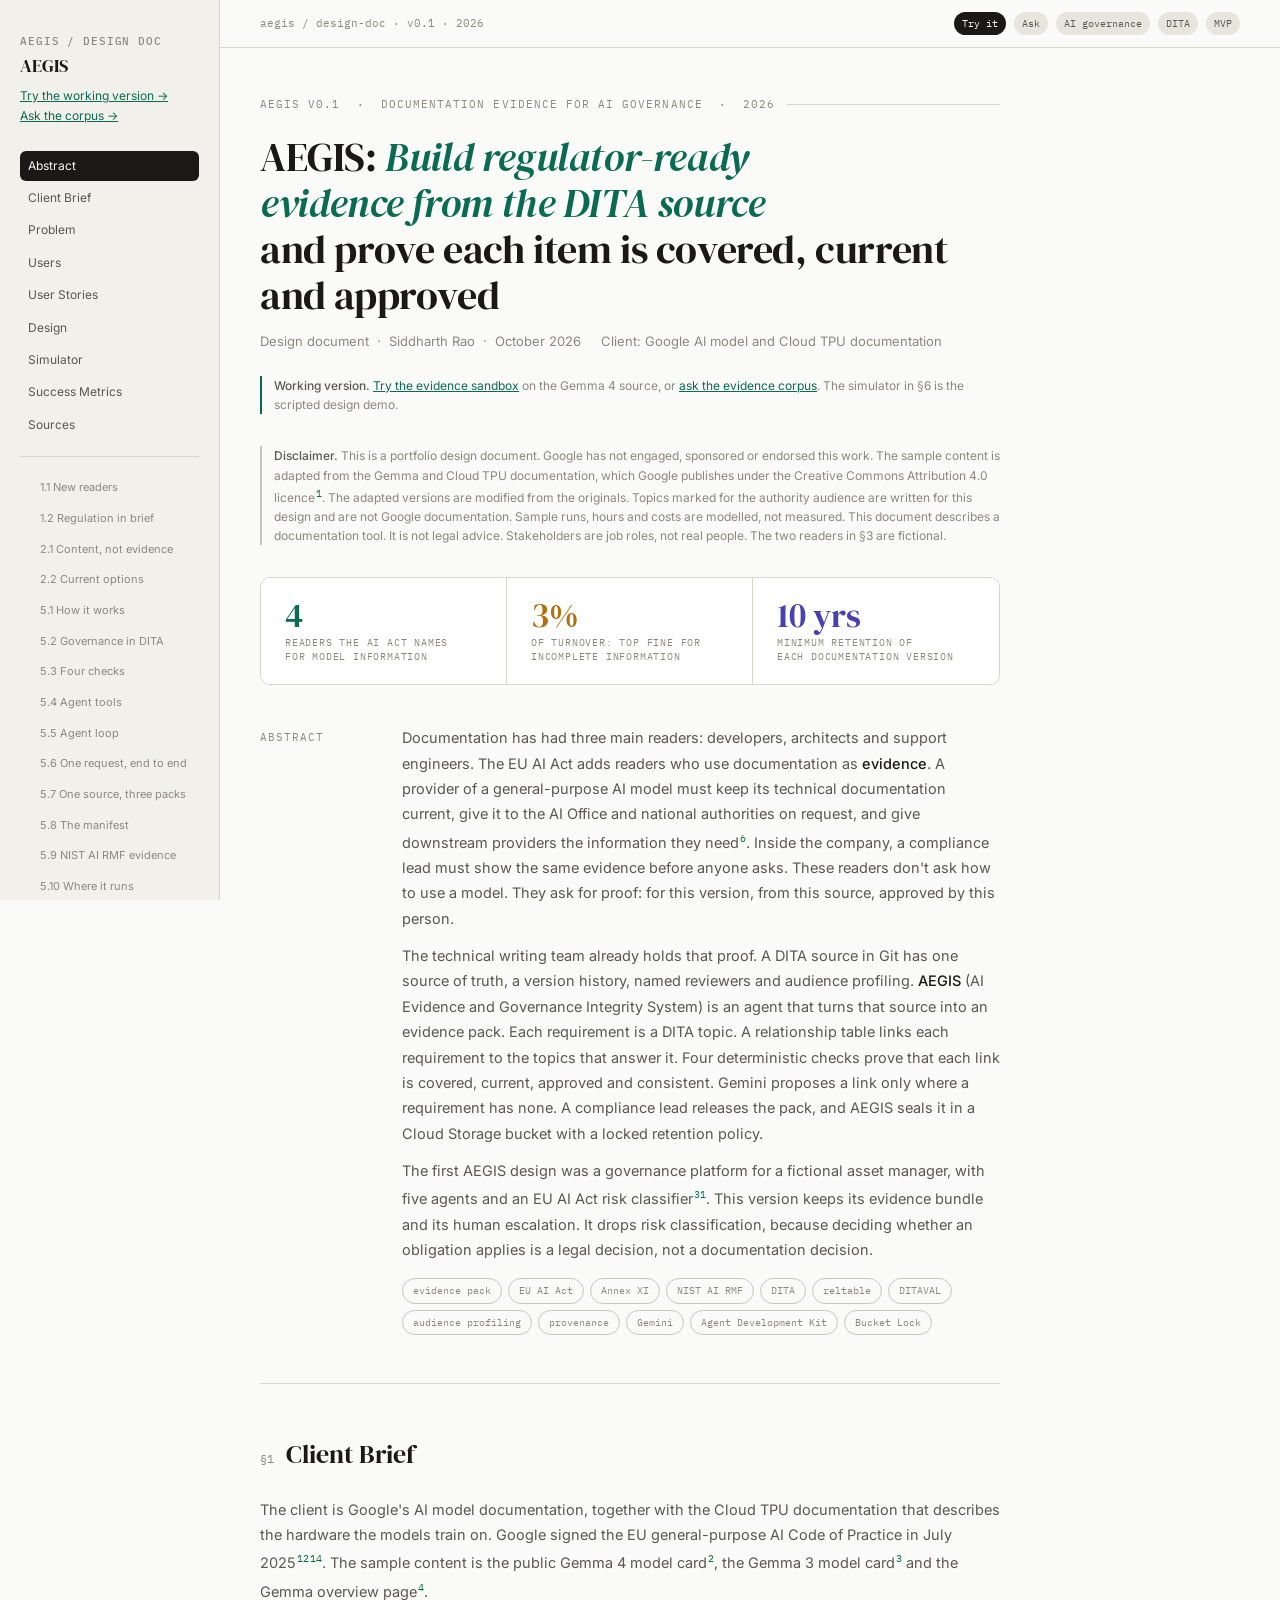
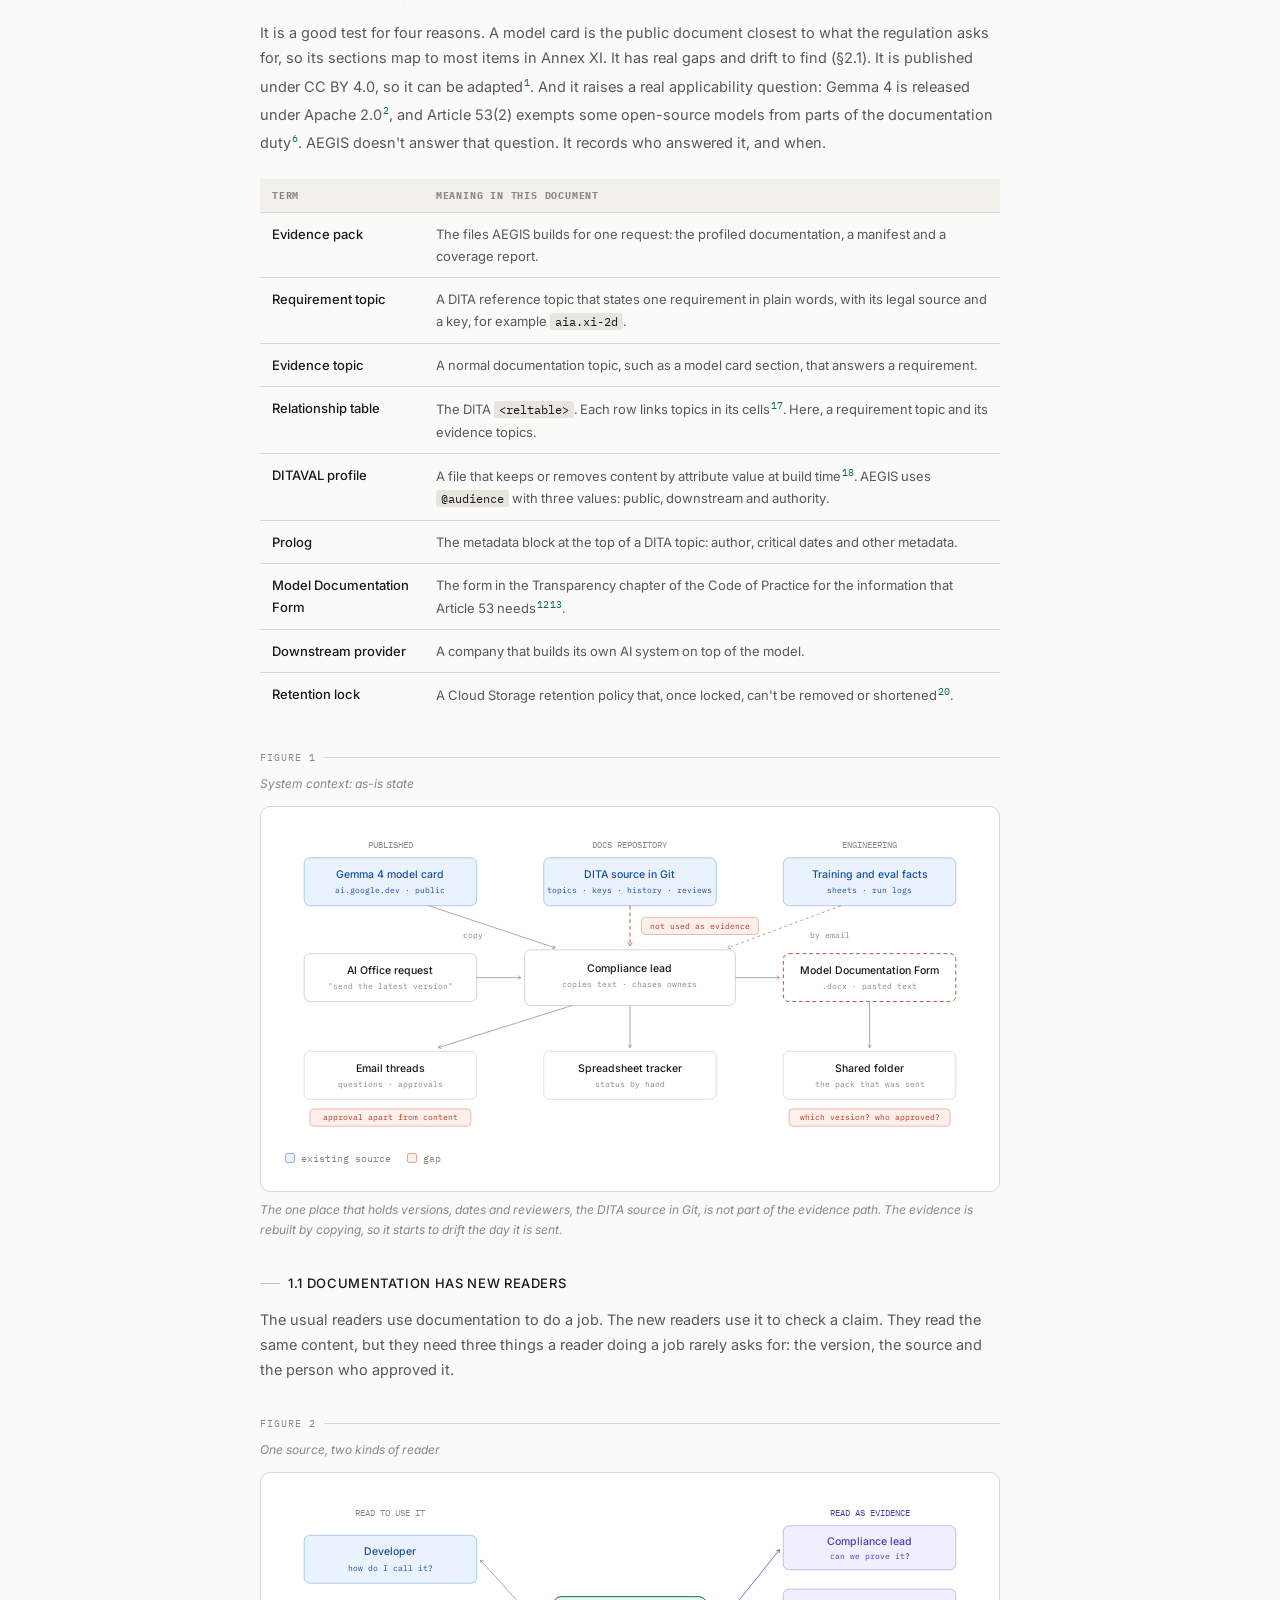
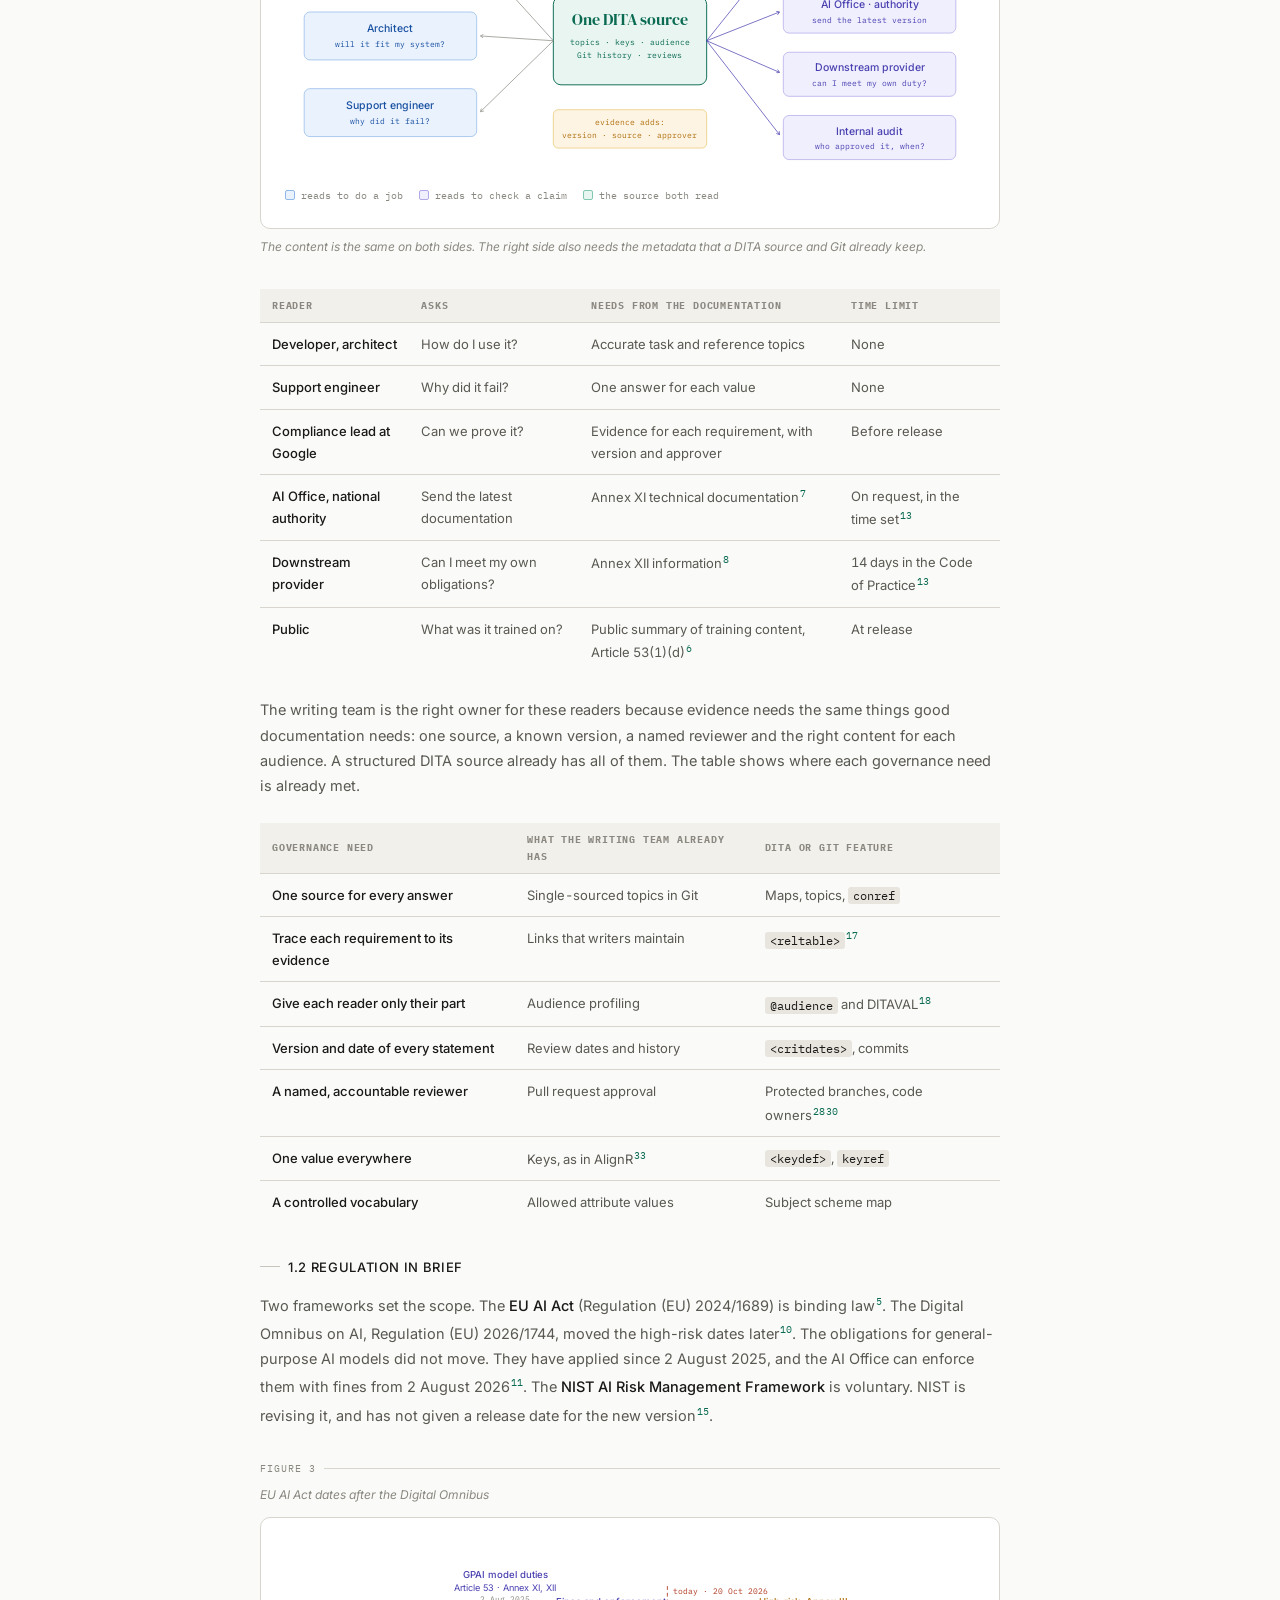
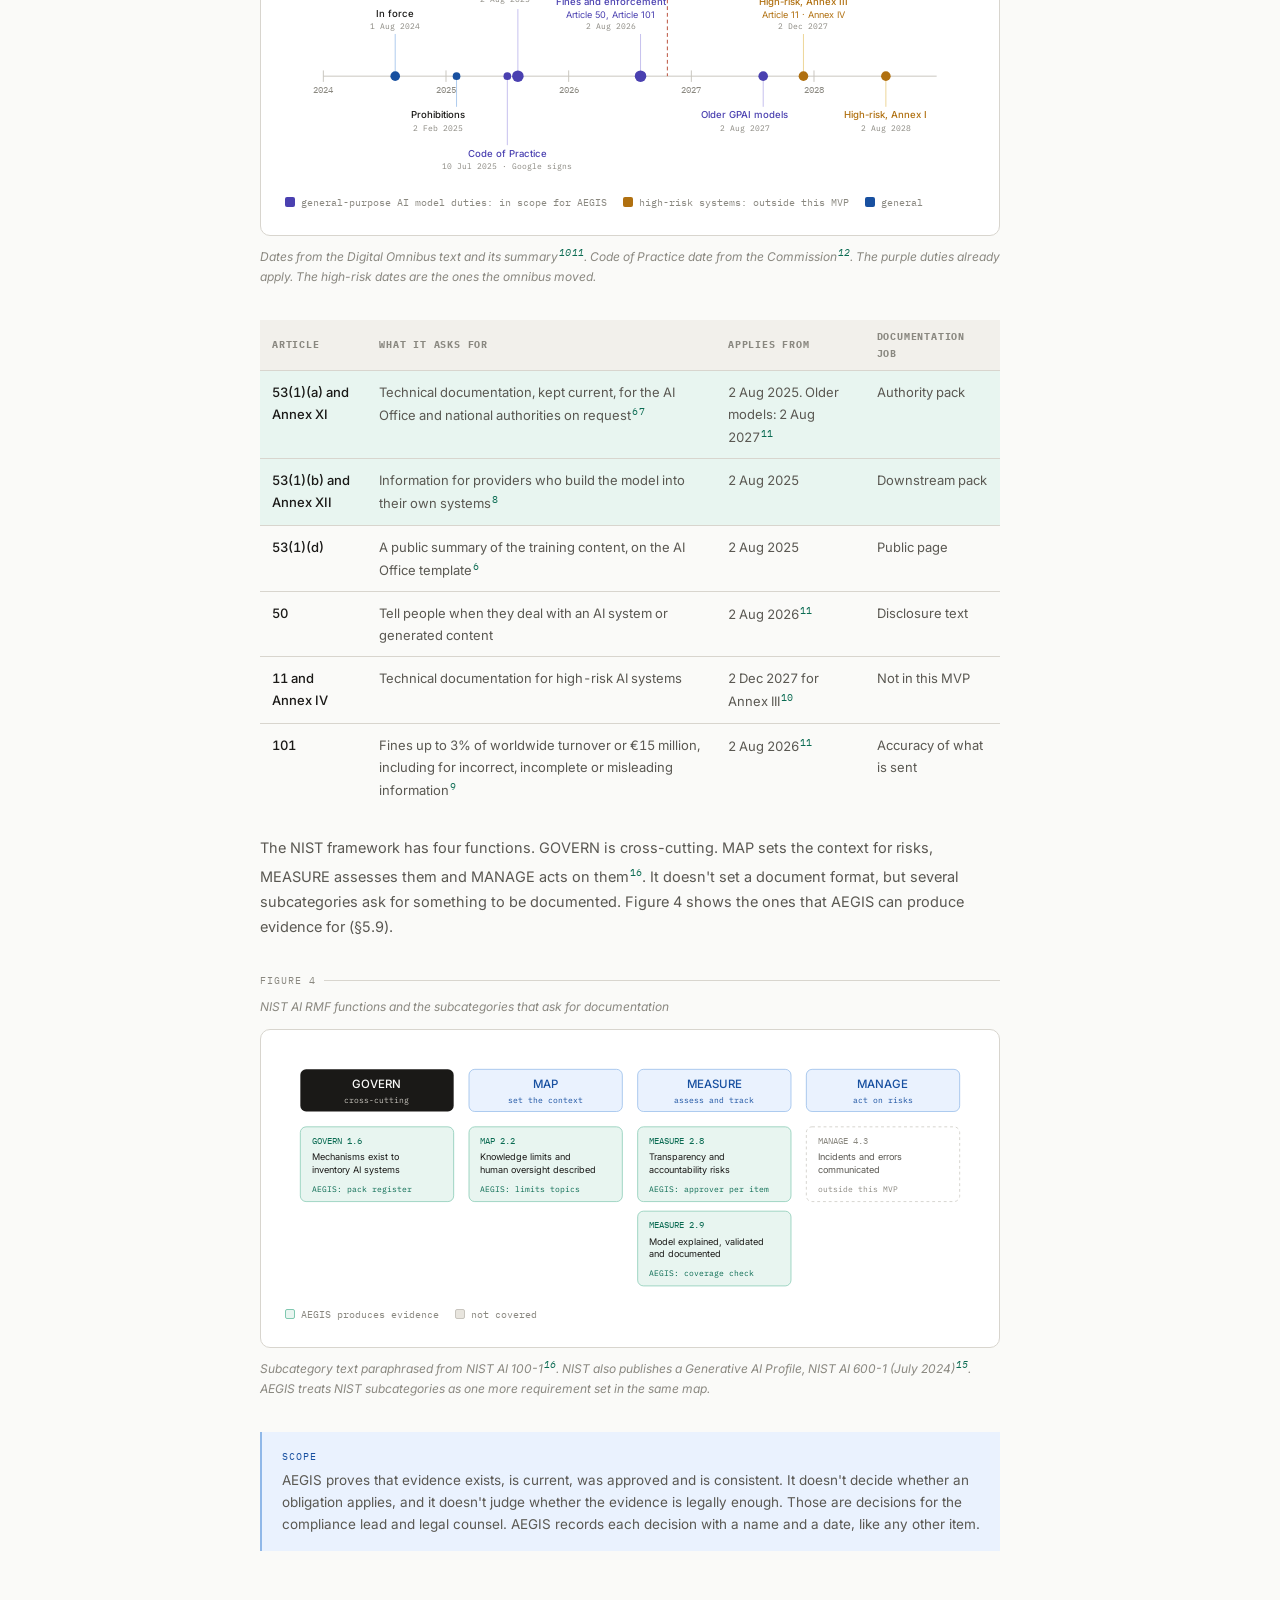
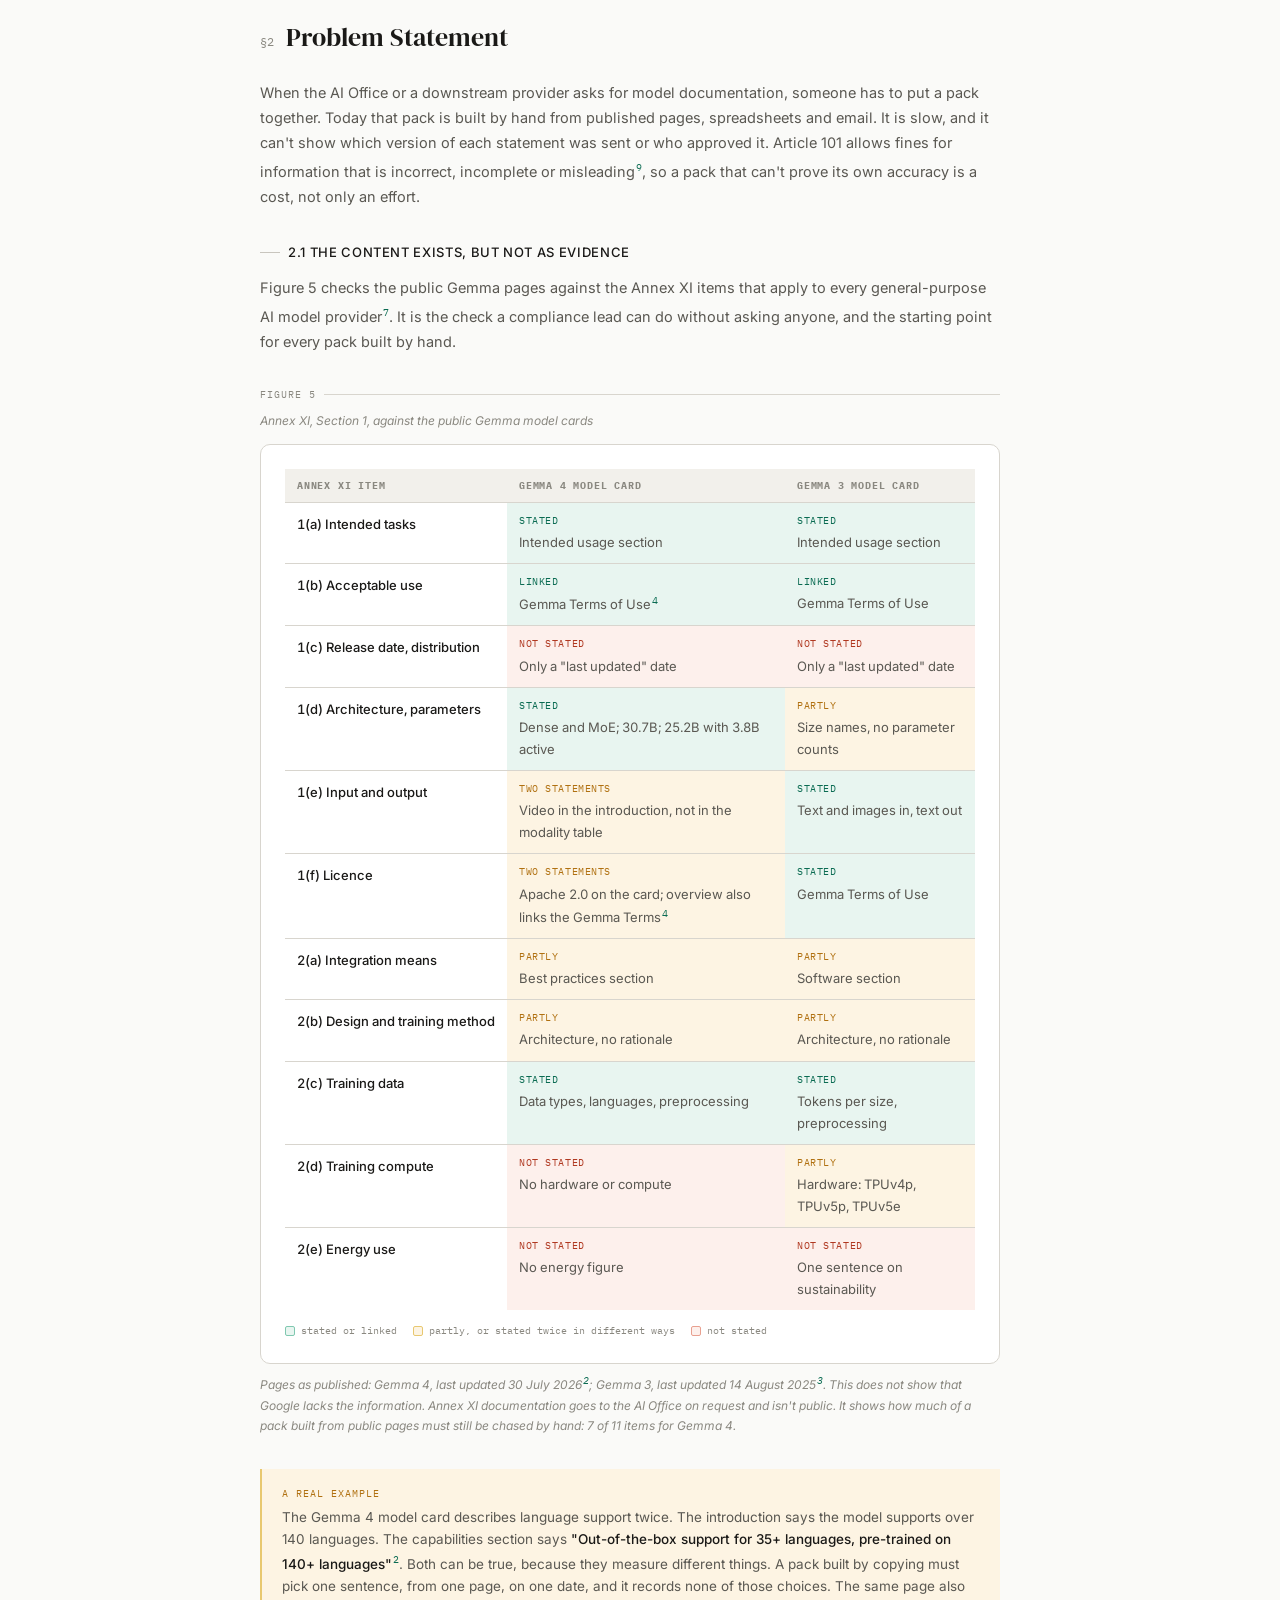
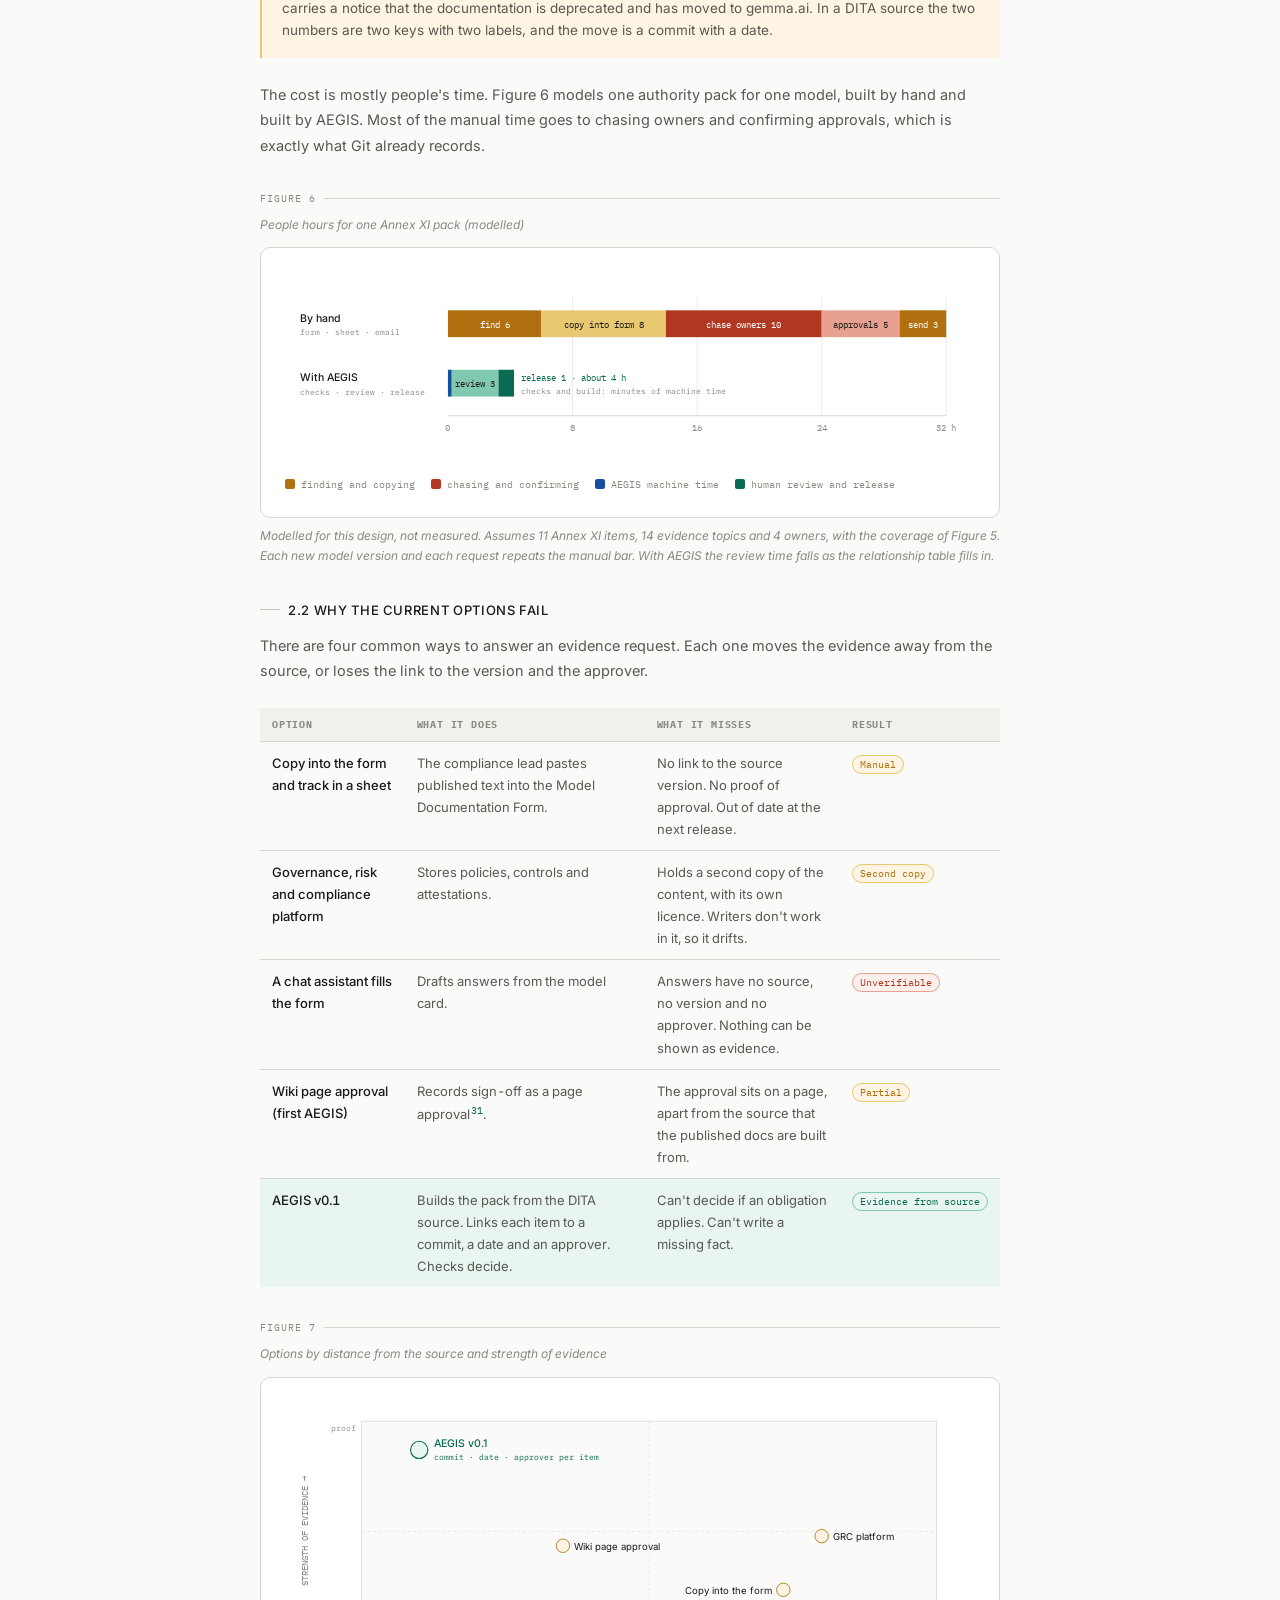
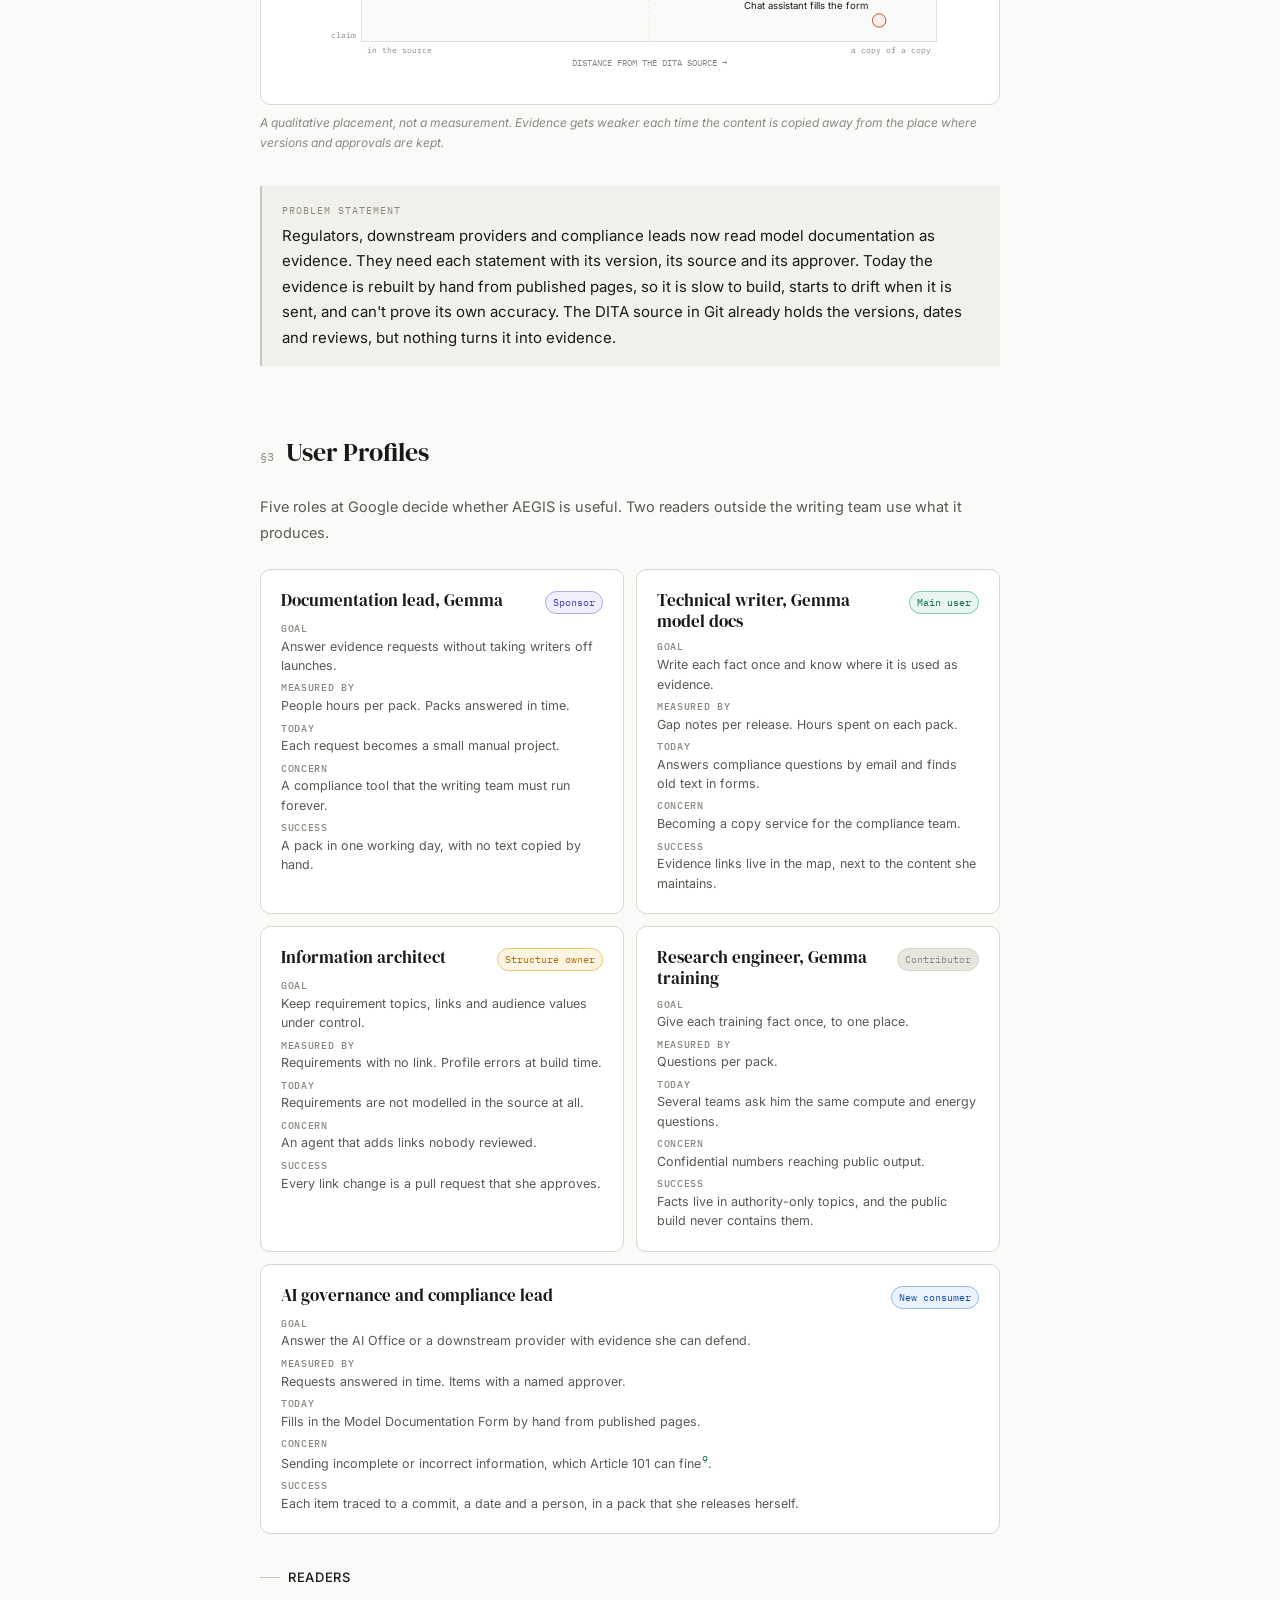
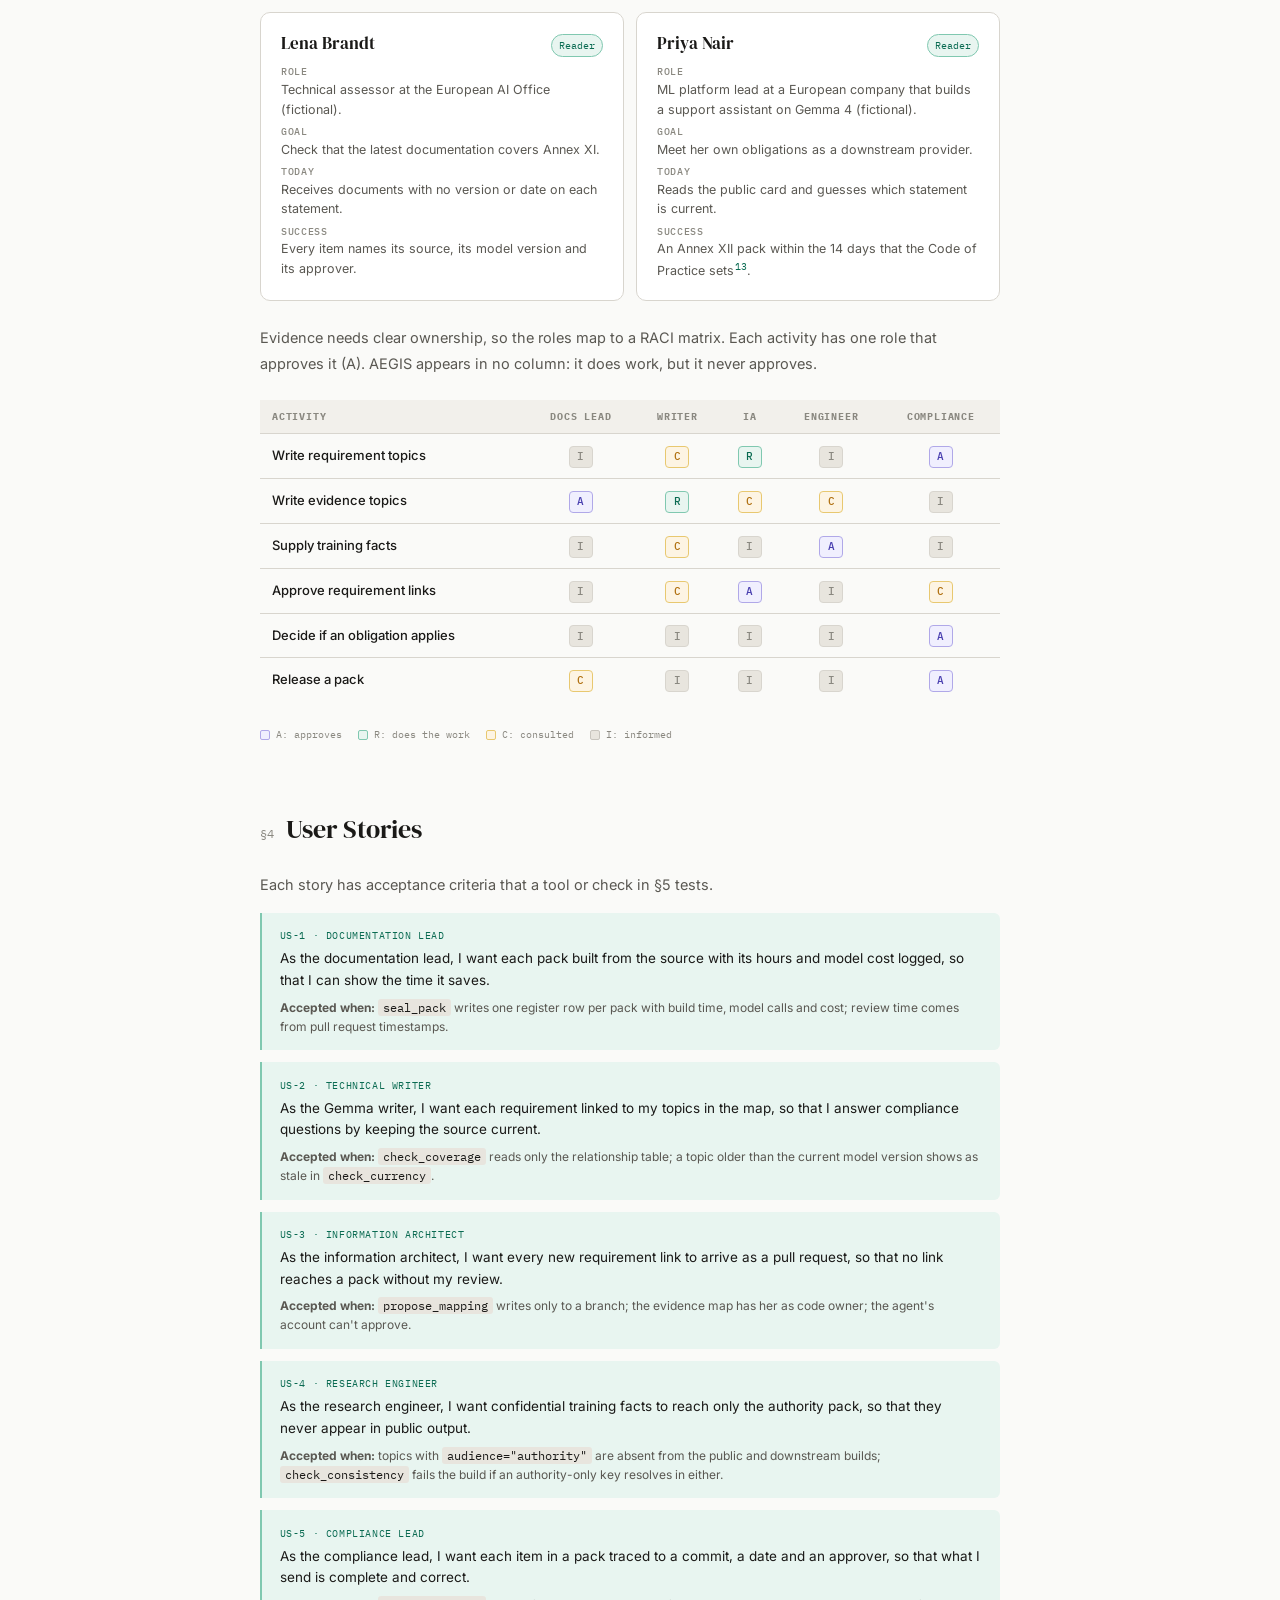
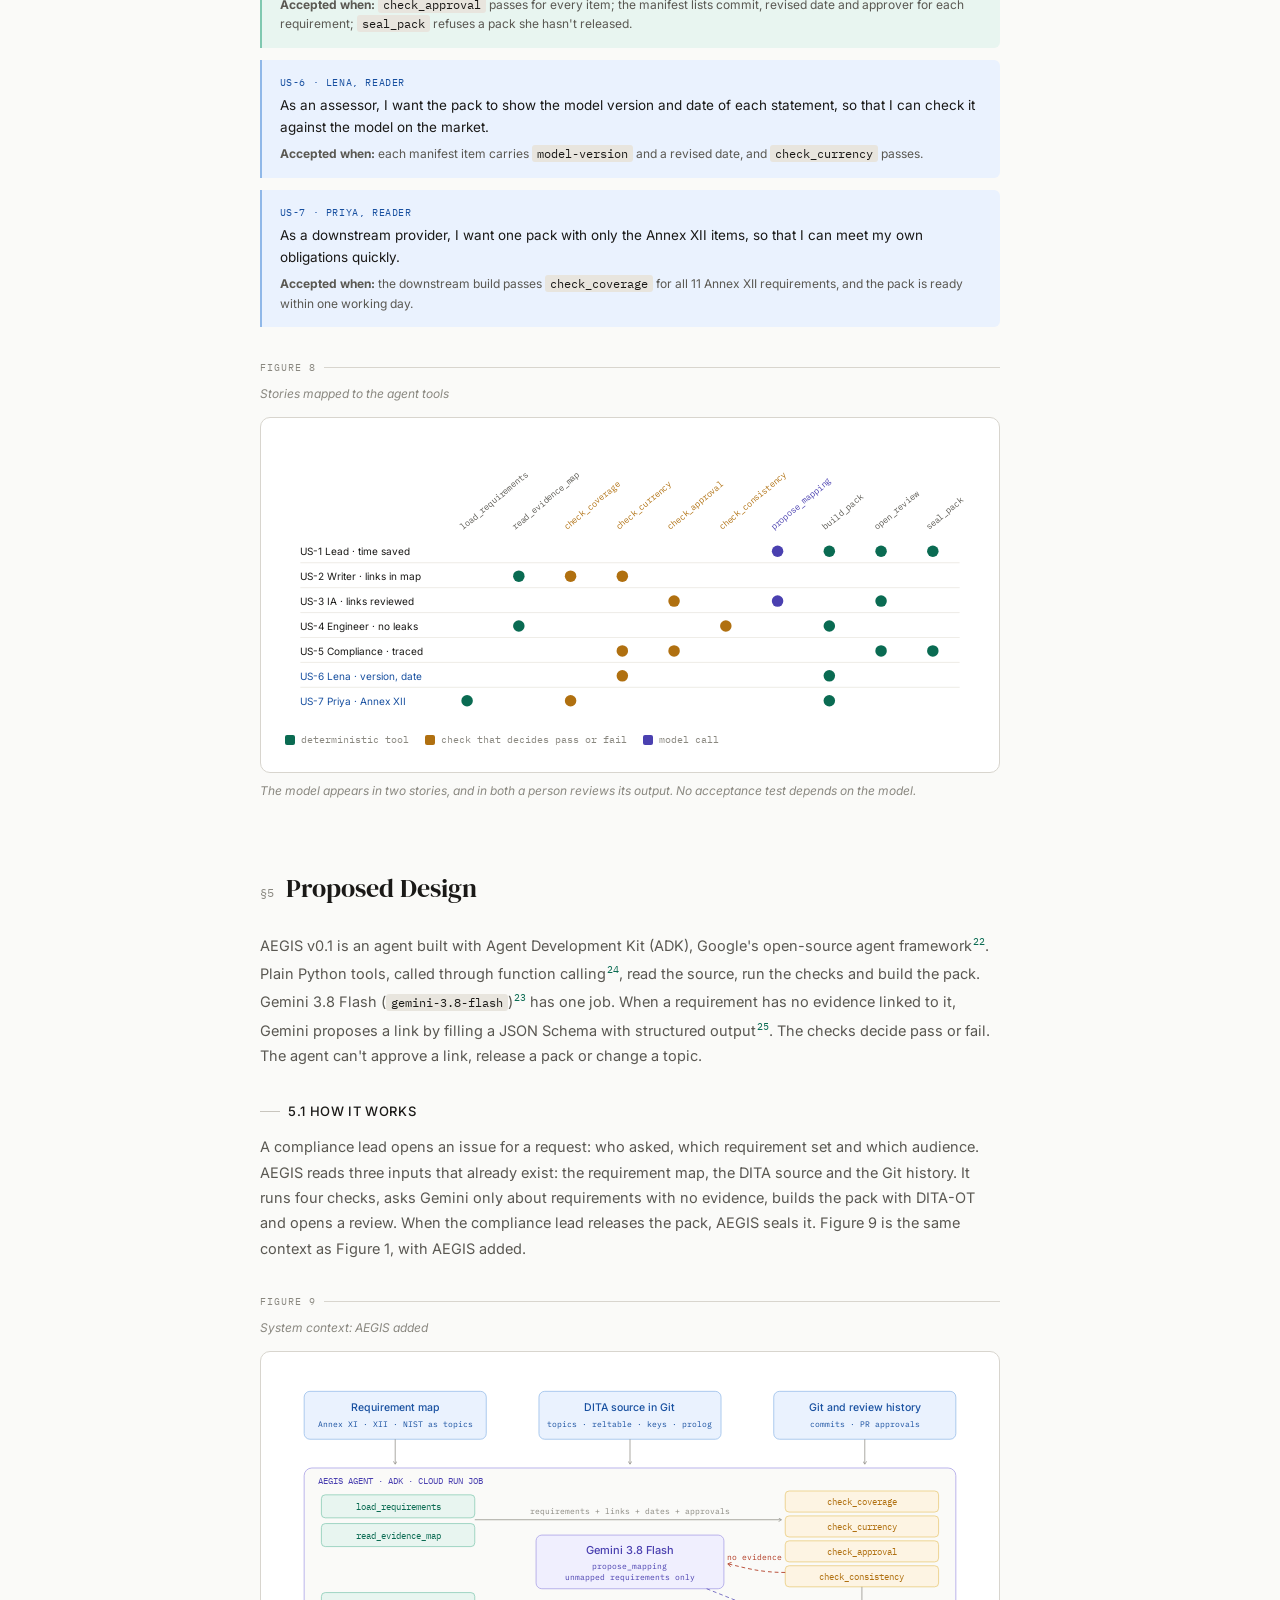
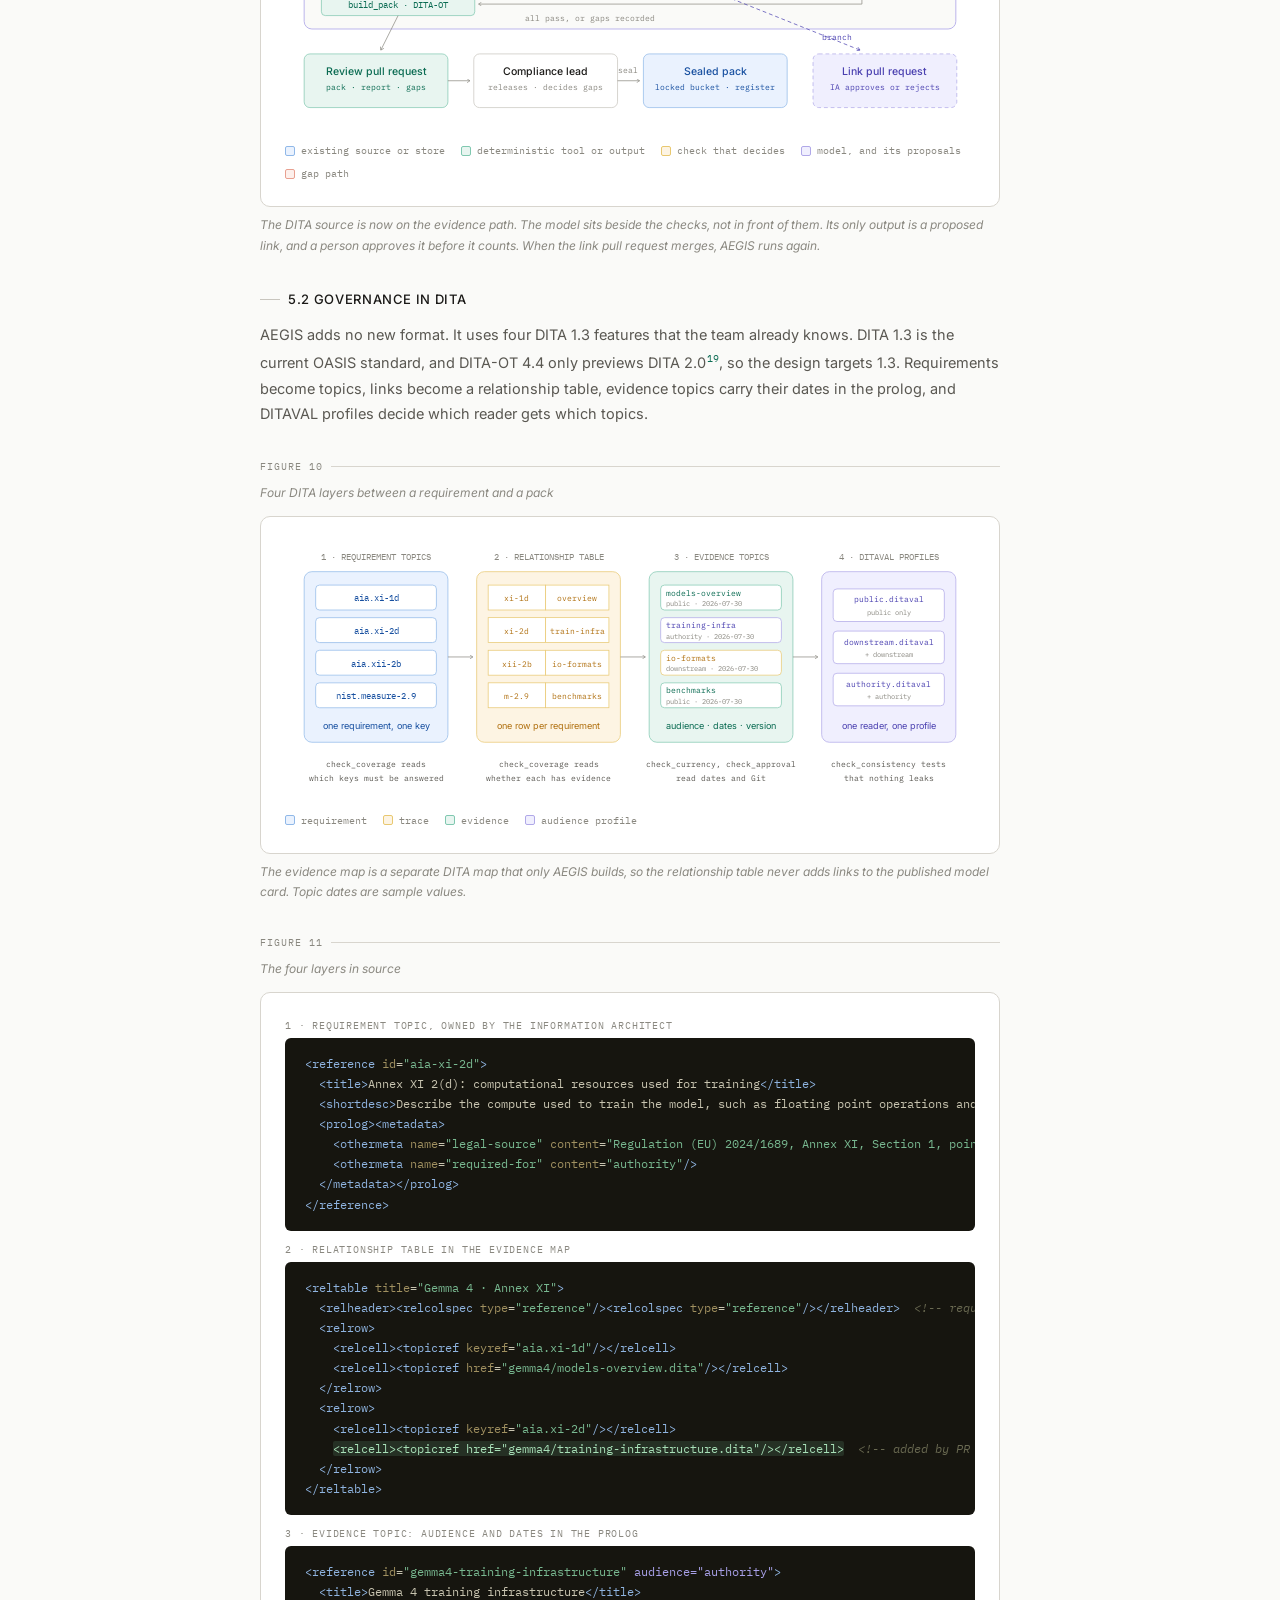
<file: index.html>
<!doctype html><html><head><meta charset=utf8><meta name=viewport content="width=device-width,initial-scale=1,viewport-fit=cover"><style>:root{color-scheme:light;box-sizing:border-box;padding-top:env(safe-area-inset-top,0px);padding-bottom:env(safe-area-inset-bottom,0px)}html{scroll-padding-top:env(safe-area-inset-top,0px)}body{margin:0;padding:0;font:14px -apple-system,BlinkMacSystemFont,sans-serif;background:#fff;color:#000}img{max-width:100%}[hidden]:not([hidden=until-found i]){display:none!important}</style></head><body>
<title>AEGIS</title>
<meta name="description" content="Design document: build regulator-ready AI governance evidence from the DITA source, and prove each item is covered, current and approved.">
<link rel="preconnect" href="https://fonts.googleapis.com"/>
<link rel="preconnect" href="https://fonts.gstatic.com" crossorigin/>
<link href="https://fonts.googleapis.com/css2?family=DM+Serif+Display:ital@0;1&family=IBM+Plex+Mono:wght@400;500&family=Inter:wght@400;500&display=swap" rel="stylesheet"/>
<style>
/* Layout: AlignR design-doc system, as in MANIFEST. Light theme only by design. Sticky sidebar, sticky breadcrumb bar, 820px reading column. */
:root {
  --bg:#fafaf8; --bg2:#f2f0eb; --bg3:#e8e5de; --card:#ffffff;
  --text:#1a1917; --text2:#5a5852; --text3:#8a8880;
  --border:#d8d5ce; --border2:#c8c5be;
  --amber:#b07010; --amber-bg:#fdf4e3; --amber-border:#e8c870;
  --teal:#0a6b52; --teal-bg:#e8f5f0; --teal-border:#80c8b0;
  --purple:#4a40b0; --purple-bg:#f0effe; --purple-border:#b0a8e8;
  --coral:#b03820; --coral-bg:#fdf0ec; --coral-border:#e8a090;
  --blue:#1850a0; --blue-bg:#eaf2fe; --blue-border:#90b8e8;
  --term:#16150f;
  --serif:'DM Serif Display',Georgia,serif;
  --mono:'IBM Plex Mono',ui-monospace,Menlo,monospace;
  --sans:'Inter',system-ui,-apple-system,'Segoe UI',sans-serif;
  --r:6px; --r-lg:10px;
  color-scheme:light;
}
* { box-sizing:border-box; margin:0; padding:0; }
body { font-family:var(--sans); background:var(--bg); color:var(--text); font-size:15px; line-height:1.7; }
body::before { content:""; position:fixed; inset:0 0 auto; height:env(safe-area-inset-top,0px); z-index:200; background:rgba(250,250,248,0.95); }
a { color:var(--teal); }
a:focus-visible, button:focus-visible { outline:2px solid var(--teal); outline-offset:2px; }
.page-wrap { display:grid; grid-template-columns:220px minmax(0,1fr); min-height:100vh; }

.sidebar { position:sticky; top:0; height:100vh; overflow-y:auto; background:var(--bg2); border-right:1px solid var(--border); padding:2rem 1.25rem; display:flex; flex-direction:column; }
.sidebar-logo { font-family:var(--mono); font-size:11px; font-weight:500; color:var(--text3); letter-spacing:0.08em; text-transform:uppercase; margin-bottom:0.25rem; }
.sidebar-project { font-family:var(--serif); font-size:18px; color:var(--text); margin-bottom:2rem; line-height:1.2; }
.sidebar-nav { list-style:none; display:flex; flex-direction:column; gap:2px; }
.sidebar-nav a { display:block; font-size:12px; color:var(--text2); text-decoration:none; padding:5px 8px; border-radius:var(--r); transition:background 0.15s,color 0.15s; }
.sidebar-nav a:hover { background:var(--bg3); color:var(--text); }
.sidebar-nav a.active { background:var(--text); color:var(--bg); }
.sidebar-nav .sub { padding-left:20px; font-size:11px; color:var(--text3); }
.sidebar-divider { height:1px; background:var(--border); margin:1rem 0; }
.stack-block { margin-top:auto; padding-top:1.5rem; border-top:1px solid var(--border); }
.stack-title { font-family:var(--mono); font-size:10px; text-transform:uppercase; letter-spacing:0.1em; color:var(--text3); margin-bottom:0.75rem; }
.stack-item { font-size:11px; color:var(--text2); padding:4px 0; border-bottom:1px solid var(--border); line-height:1.3; }
.stack-item strong { display:block; color:var(--text); font-weight:500; font-size:11px; }

.main { min-width:0; }
.topbar { display:flex; align-items:center; justify-content:space-between; gap:12px; padding:0.75rem 2.5rem; border-bottom:1px solid var(--border); position:sticky; top:env(safe-area-inset-top,0px); background:rgba(250,250,248,0.95); backdrop-filter:blur(8px); z-index:100; }
.topbar-breadcrumb { font-family:var(--mono); font-size:11px; color:var(--text3); white-space:nowrap; overflow:hidden; text-overflow:ellipsis; }
.topbar-right { display:flex; align-items:center; gap:8px; flex-wrap:wrap; justify-content:flex-end; }
.topbar-tag { font-family:var(--mono); font-size:10px; padding:3px 8px; background:var(--bg3); border-radius:99px; color:var(--text2); white-space:nowrap; }
.content { padding:3rem 2.5rem 5rem; max-width:820px; }

.doc-header { margin-bottom:3rem; padding-bottom:3rem; border-bottom:1px solid var(--border); }
.doc-eyebrow { display:flex; align-items:center; gap:12px; font-family:var(--mono); font-size:10.5px; color:var(--text3); text-transform:uppercase; letter-spacing:0.1em; margin-bottom:1.25rem; }
.doc-eyebrow::after { content:''; flex:1; height:1px; background:var(--border); }
.doc-title { font-family:var(--serif); font-size:clamp(26px,4vw,40px); font-weight:400; line-height:1.15; letter-spacing:-0.01em; color:var(--text); margin-bottom:0.75rem; text-wrap:balance; }
.doc-title em { font-style:italic; color:var(--teal); }
.doc-byline { font-size:13px; color:var(--text3); display:flex; gap:6px 20px; flex-wrap:wrap; margin-bottom:1.5rem; }
.disclaimer { font-size:12px; color:var(--text3); line-height:1.6; border-left:2px solid var(--border2); padding-left:12px; margin-bottom:2rem; }
.disclaimer strong { color:var(--text2); font-weight:500; }

.stat-grid { display:grid; grid-template-columns:repeat(3,minmax(0,1fr)); border:1px solid var(--border); border-radius:var(--r-lg); overflow:hidden; margin:0 0 2.5rem; }
.stat-cell { padding:1.25rem 1.5rem; border-right:1px solid var(--border); background:var(--card); }
.stat-cell:last-child { border-right:none; }
.stat-value { font-family:var(--serif); font-size:34px; line-height:1; margin-bottom:4px; }
.stat-value.amber{color:var(--amber)} .stat-value.teal{color:var(--teal)} .stat-value.purple{color:var(--purple)}
.stat-label { font-family:var(--mono); font-size:10px; color:var(--text3); text-transform:uppercase; letter-spacing:0.08em; line-height:1.4; }

.abstract-grid { display:grid; grid-template-columns:110px minmax(0,1fr); gap:2rem; }
.abstract-label { font-family:var(--mono); font-size:10.5px; text-transform:uppercase; letter-spacing:0.1em; color:var(--text3); padding-top:4px; }
.abstract-body { font-size:14.5px; line-height:1.75; color:var(--text2); }
.abstract-body p + p { margin-top:0.75rem; }
.abstract-body strong { color:var(--text); font-weight:500; }
.kw-row { display:flex; flex-wrap:wrap; gap:6px; margin-top:1rem; }
.kw { font-family:var(--mono); font-size:10px; padding:3px 10px; border:1px solid var(--border2); border-radius:99px; color:var(--text3); }

.section { margin-bottom:4rem; scroll-margin-top:80px; }
.section-heading { font-family:var(--serif); font-size:26px; font-weight:400; color:var(--text); margin-bottom:1.25rem; display:flex; align-items:baseline; gap:12px; }
.section-num { font-family:var(--mono); font-size:12px; color:var(--text3); }
.subsection-heading { font-size:13px; font-weight:500; color:var(--text); margin:2rem 0 0.75rem; text-transform:uppercase; letter-spacing:0.05em; display:flex; align-items:center; gap:8px; scroll-margin-top:80px; }
.subsection-heading::before { content:''; display:block; width:20px; height:1px; background:var(--border2); }
.body-text { font-size:14.5px; line-height:1.75; color:var(--text2); margin-bottom:1rem; }
.body-text strong { color:var(--text); font-weight:500; }
code { font-family:var(--mono); font-size:12px; background:var(--bg3); padding:1px 5px; border-radius:3px; color:var(--text); word-break:break-word; }
sup.ref a { font-family:var(--mono); font-size:9.5px; text-decoration:none; padding-left:1px; }

.callout { border-left:2px solid var(--border2); padding:1rem 1.25rem; margin:1.5rem 0; background:var(--bg2); }
.callout.amber{border-color:var(--amber-border);background:var(--amber-bg)} .callout.teal{border-color:var(--teal-border);background:var(--teal-bg)}
.callout.blue{border-color:var(--blue-border);background:var(--blue-bg)}
.callout-label { font-family:var(--mono); font-size:10px; text-transform:uppercase; letter-spacing:0.1em; color:var(--text3); margin-bottom:4px; }
.callout.amber .callout-label{color:var(--amber)} .callout.teal .callout-label{color:var(--teal)} .callout.blue .callout-label{color:var(--blue)}
.callout-body { font-size:13.5px; line-height:1.65; color:var(--text2); }
.callout-body strong { color:var(--text); font-weight:500; }
.callout.statement .callout-body { font-size:15px; line-height:1.7; color:var(--text); }

.figure { margin:2rem 0; }
.figure-label { font-family:var(--mono); font-size:10px; text-transform:uppercase; letter-spacing:0.1em; color:var(--text3); margin-bottom:0.5rem; display:flex; align-items:center; gap:8px; }
.figure-label::after { content:''; flex:1; height:1px; background:var(--border); }
.figure-sublabel { font-size:12px; color:var(--text3); font-style:italic; margin-bottom:0.75rem; }
.figure-body { border:1px solid var(--border); border-radius:var(--r-lg); background:var(--card); padding:1.5rem; overflow-x:auto; }
.figure-body svg { display:block; width:100%; min-width:620px; height:auto; }
.figure-note { font-size:12px; color:var(--text3); margin-top:0.5rem; font-style:italic; }

.table-wrap { overflow-x:auto; margin:1.5rem 0; }
.comp-table { width:100%; border-collapse:collapse; font-size:13px; }
.comp-table th { font-family:var(--mono); font-size:10px; text-transform:uppercase; letter-spacing:0.08em; color:var(--text3); padding:8px 12px; border-bottom:1px solid var(--border); text-align:left; background:var(--bg2); }
.comp-table td { padding:10px 12px; border-bottom:1px solid var(--border); color:var(--text2); vertical-align:top; font-variant-numeric:tabular-nums; }
.comp-table td:first-child { font-weight:500; color:var(--text); }
.comp-table tr:last-child td { border-bottom:none; }
.comp-table .highlight td { background:var(--teal-bg); }
.figure-body .comp-table { margin:0; }
.badge { font-family:var(--mono); font-size:10px; padding:2px 7px; border-radius:99px; white-space:nowrap; }
.badge.amber{background:var(--amber-bg);color:var(--amber);border:1px solid var(--amber-border)}
.badge.teal{background:var(--teal-bg);color:var(--teal);border:1px solid var(--teal-border)}
.badge.gray{background:var(--bg3);color:var(--text3);border:1px solid var(--border)}
.badge.red{background:var(--coral-bg);color:var(--coral);border:1px solid var(--coral-border)}
.badge.purple{background:var(--purple-bg);color:var(--purple);border:1px solid var(--purple-border)}

.card-grid { display:grid; grid-template-columns:repeat(2,minmax(0,1fr)); gap:12px; margin:1.5rem 0; }
.p-card { border:1px solid var(--border); border-radius:var(--r-lg); background:var(--card); padding:1.25rem; display:flex; flex-direction:column; gap:6px; }
.p-card.wide { grid-column:1 / -1; }
.p-card-head { display:flex; justify-content:space-between; align-items:baseline; gap:10px; margin-bottom:2px; }
.p-card-name { font-family:var(--serif); font-size:17px; color:var(--text); line-height:1.25; }
.p-card-field { font-size:12.5px; line-height:1.55; color:var(--text2); }
.p-card-field strong { display:block; font-family:var(--mono); font-size:9.5px; text-transform:uppercase; letter-spacing:0.07em; color:var(--text3); font-weight:500; }

.us-card { border-left:2px solid var(--teal-border); background:var(--teal-bg); border-radius:0 var(--r) var(--r) 0; padding:0.9rem 1.1rem; margin-bottom:0.75rem; }
.us-card.reader { border-left-color:var(--blue-border); background:var(--blue-bg); }
.us-id { font-family:var(--mono); font-size:10px; color:var(--teal); text-transform:uppercase; letter-spacing:0.06em; margin-bottom:4px; }
.us-card.reader .us-id { color:var(--blue); }
.us-story { font-size:13.5px; color:var(--text); line-height:1.6; margin-bottom:6px; }
.us-ac { font-size:12px; color:var(--text2); line-height:1.6; }

.tool-list { display:flex; flex-direction:column; gap:10px; margin:1.5rem 0; }
.tool { display:grid; grid-template-columns:40px minmax(0,1fr); gap:14px; border:1px solid var(--border); border-radius:var(--r-lg); background:var(--card); padding:1rem 1.25rem; }
.tool-badge { width:40px; height:40px; border-radius:var(--r); display:grid; place-items:center; background:var(--teal-bg); color:var(--teal); border:1px solid var(--teal-border); }
.tool-badge.agent { background:var(--purple-bg); color:var(--purple); border-color:var(--purple-border); }
.tool-badge.check { background:var(--amber-bg); color:var(--amber); border-color:var(--amber-border); }
.tool-badge svg { width:19px; height:19px; stroke:currentColor; fill:none; stroke-width:1.7; stroke-linecap:round; stroke-linejoin:round; }
.tool h4 { font-size:13.5px; font-weight:500; color:var(--text); margin-bottom:3px; display:flex; flex-wrap:wrap; align-items:center; gap:8px; }
.tool h4 code { font-size:11.5px; }
.tool p { font-size:13px; line-height:1.6; color:var(--text2); }
.tool .meta { font-family:var(--mono); font-size:10.5px; color:var(--text3); margin-top:5px; }

/* Score breakdown */
.score { border:1px solid var(--border); border-radius:var(--r-lg); background:var(--card); overflow:hidden; }
.score-row { display:grid; grid-template-columns:minmax(0,170px) 46px minmax(0,1fr) 66px; gap:12px; align-items:center; padding:9px 1.25rem; border-bottom:1px solid var(--border); font-size:12.5px; }
.score-row:last-child { border-bottom:none; }
.score-row .nm { font-weight:500; color:var(--text); }
.score-row .wt { font-family:var(--mono); font-size:10.5px; color:var(--text3); text-align:right; }
.score-row .how { color:var(--text2); font-size:12px; line-height:1.5; }
.score-row .pts { font-family:var(--mono); font-size:11px; color:var(--text); text-align:right; font-variant-numeric:tabular-nums; }
.score-row.head { background:var(--bg2); font-family:var(--mono); font-size:10px; text-transform:uppercase; letter-spacing:0.08em; color:var(--text3); }
.score-row.head > span { font-weight:400; color:var(--text3); }
.band-row { display:grid; grid-template-columns:repeat(3,minmax(0,1fr)); }
.band { padding:0.8rem 1.25rem; border-right:1px solid var(--border); font-size:12px; color:var(--text2); line-height:1.5; }
.band:last-child { border-right:none; }
.band b { display:block; font-family:var(--mono); font-size:10.5px; font-weight:500; margin-bottom:2px; }
.band.teal { background:var(--teal-bg); } .band.teal b { color:var(--teal); }
.band.amber { background:var(--amber-bg); } .band.amber b { color:var(--amber); }
.band.coral { background:var(--coral-bg); } .band.coral b { color:var(--coral); }

/* Simulator */
.sim-wrap { border:1px solid var(--border); border-radius:var(--r-lg); background:var(--card); overflow:hidden; margin:2rem 0; }
.sim-header { display:flex; align-items:center; justify-content:space-between; gap:10px; padding:0.875rem 1.25rem; background:var(--bg2); border-bottom:1px solid var(--border); }
.sim-title { font-family:var(--mono); font-size:11px; color:var(--text2); letter-spacing:0.05em; }
.sim-status { font-family:var(--mono); font-size:10px; color:var(--text3); }
.sim-status.running{color:var(--amber)} .sim-status.done{color:var(--teal)} .sim-status.review{color:var(--coral)}
.sim-body { display:grid; grid-template-columns:250px minmax(0,1fr); }
.sim-controls { border-right:1px solid var(--border); padding:1rem; }
.sim-controls-label { font-family:var(--mono); font-size:10px; text-transform:uppercase; letter-spacing:0.1em; color:var(--text3); margin-bottom:0.5rem; }
.scenario-btn { display:block; width:100%; text-align:left; padding:8px 10px; border:none; background:none; cursor:pointer; border-radius:var(--r); font-size:12px; color:var(--text2); margin-bottom:2px; font-family:var(--sans); }
.scenario-btn:hover { background:var(--bg2); }
.scenario-btn.active { background:var(--text); color:var(--bg); }
.scenario-desc { font-size:12px; line-height:1.6; color:var(--text3); padding:0.75rem 0; border-top:1px solid var(--border); margin-top:0.75rem; }
.scenario-desc strong { color:var(--text2); font-weight:500; }
.run-btn { width:100%; margin-top:0.75rem; padding:8px; background:var(--text); color:var(--bg); border:none; border-radius:var(--r); font-family:var(--mono); font-size:11px; cursor:pointer; letter-spacing:0.05em; }
.run-btn:hover { opacity:0.85; } .run-btn:disabled { opacity:0.4; cursor:not-allowed; }
.sim-stages { padding:1rem; min-width:0; }
.stage-row { display:grid; grid-template-columns:minmax(0,190px) minmax(0,1fr) 70px; align-items:center; gap:12px; padding:8px 0; border-bottom:1px solid var(--border); font-size:12px; }
.stage-row:last-child { border-bottom:none; }
.stage-name { display:flex; align-items:center; gap:8px; min-width:0; }
.stage-dot { width:7px; height:7px; border-radius:50%; background:var(--bg3); flex-shrink:0; transition:background 0.3s; }
.stage-dot.running { background:var(--amber); animation:pulse 1s infinite; }
.stage-dot.done { background:var(--teal); } .stage-dot.skip { background:var(--border2); } .stage-dot.review { background:var(--coral); } .stage-dot.model { background:var(--purple); }
.stage-name-text { font-weight:500; color:var(--text); font-size:12px; font-family:var(--mono); }
.stage-sub { font-size:10.5px; color:var(--text3); }
.stage-bar-wrap { background:var(--bg2); border-radius:99px; height:4px; overflow:hidden; }
.stage-bar { height:4px; border-radius:99px; background:var(--teal); width:0; transition:width 0.6s ease; }
.stage-bar.review { background:var(--coral); } .stage-bar.skip { background:var(--border2); } .stage-bar.model { background:var(--purple); }
.stage-timing { font-family:var(--mono); font-size:10px; color:var(--text3); text-align:right; }
.stage-timing.done { color:var(--teal); }
.sim-output { margin:0; padding:1rem; background:var(--term); border-top:1px solid var(--border); font-family:var(--mono); font-size:11.5px; line-height:1.7; color:#8a8870; min-height:160px; max-height:280px; overflow-y:auto; white-space:pre-wrap; }
.sim-output .out-line { display:block; }
.out-comment{color:#6a6a52} .out-key{color:#a09060} .out-val{color:#78b890} .out-warn{color:#c08840} .out-head{color:#d0c090} .out-fail{color:#e08a70} .out-model{color:#a8a0e8}
.sim-note { font-family:var(--mono); font-size:10px; color:var(--text3); padding:0.6rem 1.25rem; border-top:1px solid var(--border); background:var(--bg2); }
@keyframes pulse { 0%,100%{opacity:1} 50%{opacity:0.4} }

/* Report mock */
.report { border:1px solid var(--border); border-radius:var(--r-lg); overflow:hidden; background:var(--card); }
.report-head { display:flex; justify-content:space-between; align-items:center; gap:10px; flex-wrap:wrap; padding:0.75rem 1.25rem; background:var(--bg2); border-bottom:1px solid var(--border); font-family:var(--mono); font-size:11px; color:var(--text2); }
.report-sum { display:grid; grid-template-columns:repeat(4,minmax(0,1fr)); border-bottom:1px solid var(--border); }
.report-sum div { padding:0.9rem 1.25rem; border-right:1px solid var(--border); }
.report-sum div:last-child { border-right:none; }
.report-sum b { display:block; font-family:var(--serif); font-weight:400; font-size:26px; line-height:1.1; }
.report-sum div { display:flex; flex-direction:column; gap:4px; }
.report-sum span { font-family:var(--mono); font-size:10px; text-transform:uppercase; letter-spacing:0.08em; color:var(--text3); line-height:1.2; }
.report-section { padding:0.9rem 1.25rem; border-bottom:1px solid var(--border); }
.report-section:last-child { border-bottom:none; }
.report-section h5 { font-family:var(--mono); font-size:10px; font-weight:500; text-transform:uppercase; letter-spacing:0.08em; color:var(--text3); margin-bottom:6px; }
.report-section p, .report-section li { font-size:12.5px; color:var(--text2); line-height:1.6; }
.report-section ul { list-style:none; display:flex; flex-direction:column; gap:4px; }
.report-section li code { font-size:11px; }

.sources { list-style:none; counter-reset:src; display:flex; flex-direction:column; gap:6px; }
.sources li { display:grid; grid-template-columns:30px minmax(0,1fr); font-size:12.5px; color:var(--text2); line-height:1.5; scroll-margin-top:80px; }
.sources li::before { counter-increment:src; content:"[" counter(src) "]"; font-family:var(--mono); font-size:11px; color:var(--text3); }
.sources a { word-break:break-word; }

.doc-footer { padding:2rem 2.5rem; border-top:1px solid var(--border); font-family:var(--mono); font-size:11px; color:var(--text3); display:flex; justify-content:space-between; gap:12px; flex-wrap:wrap; }

@media (max-width:900px) {
  .page-wrap { grid-template-columns:minmax(0,1fr); }
  .sidebar { display:none; }
  .topbar { padding-left:max(16px,env(safe-area-inset-left,0px)); padding-right:max(16px,env(safe-area-inset-right,0px)); }
  .topbar-right { display:none; }
  .content { padding-block:2rem 4rem; padding-left:max(16px,env(safe-area-inset-left,0px)); padding-right:max(16px,env(safe-area-inset-right,0px)); }
  .doc-footer { padding-left:max(16px,env(safe-area-inset-left,0px)); padding-right:max(16px,env(safe-area-inset-right,0px)); }
  .stat-grid { grid-template-columns:minmax(0,1fr); }
  .stat-cell { border-right:none; border-bottom:1px solid var(--border); }
  .stat-cell:last-child { border-bottom:none; }
  .abstract-grid { grid-template-columns:minmax(0,1fr); gap:0.5rem; }
  .card-grid { grid-template-columns:minmax(0,1fr); }
  .sim-body { grid-template-columns:minmax(0,1fr); }
  .sim-controls { border-right:none; border-bottom:1px solid var(--border); }
  .stage-row { grid-template-columns:minmax(0,1fr) 60px 52px; }
  .report-sum { grid-template-columns:repeat(2,minmax(0,1fr)); }
  .report-sum div:nth-child(2) { border-right:none; }
  .report-sum div:nth-child(-n+2) { border-bottom:1px solid var(--border); }
  .score-row { grid-template-columns:minmax(0,1fr) 40px 56px; }
  .score-row .how { grid-column:1 / -1; grid-row:2; }
  .band-row { grid-template-columns:minmax(0,1fr); }
  .band { border-right:none; border-bottom:1px solid var(--border); }
  .band:last-child { border-bottom:none; }
}
@media (prefers-reduced-motion: reduce) { .stage-dot.running { animation:none; } .stage-bar { transition:none; } }

/* AlignR additions: charts, code figures, legends */
.legend { display:flex; flex-wrap:wrap; gap:6px 16px; margin-top:0.75rem; font-family:var(--mono); font-size:10px; color:var(--text3); }
.legend span { display:inline-flex; align-items:center; gap:6px; }
.legend i { display:inline-block; width:10px; height:10px; border-radius:2px; border:0.75px solid transparent; }
.legend i.teal{background:var(--teal-bg);border-color:var(--teal-border)} .legend i.amber{background:var(--amber-bg);border-color:var(--amber-border)}
.legend i.purple{background:var(--purple-bg);border-color:var(--purple-border)} .legend i.coral{background:var(--coral-bg);border-color:var(--coral-border)}
.legend i.blue{background:var(--blue-bg);border-color:var(--blue-border)} .legend i.gray{background:var(--bg3);border-color:var(--border2)}
.legend i.s-teal{background:var(--teal)} .legend i.s-amber{background:var(--amber)} .legend i.s-purple{background:var(--purple)} .legend i.s-coral{background:var(--coral)} .legend i.s-blue{background:var(--blue)} .legend i.s-gray{background:var(--border2)}
.two-up { display:grid; grid-template-columns:repeat(2,minmax(0,1fr)); gap:12px; margin:2rem 0; }
.two-up .figure { margin:0; }
.two-up .figure-body svg { min-width:0; }

.code-fig { margin:0; padding:1rem 1.25rem; background:var(--term); border-radius:var(--r); font-family:var(--mono); font-size:11.5px; line-height:1.75; color:#c8c4b0; overflow-x:auto; white-space:pre; }
.code-fig .t{color:#8fb4e0} .code-fig .a{color:#a09060} .code-fig .v{color:#78b890} .code-fig .c{color:#6a6a52;font-style:italic}
.code-fig .k{background:rgba(120,184,144,0.16);border-radius:2px;color:#a8e0b8} .code-fig .q{background:rgba(224,138,112,0.18);border-radius:2px;color:#f0b8a0}
.code-fig .m{color:#a8a0e8}
.annot { display:grid; grid-template-columns:repeat(3,minmax(0,1fr)); gap:10px; margin-top:12px; }
.annot div { font-size:12px; line-height:1.55; color:var(--text2); border-top:2px solid var(--border2); padding-top:6px; }
.annot div b { display:block; font-family:var(--mono); font-size:10px; font-weight:500; text-transform:uppercase; letter-spacing:0.07em; margin-bottom:2px; }
.annot .teal { border-color:var(--teal-border); } .annot .teal b { color:var(--teal); }
.annot .coral { border-color:var(--coral-border); } .annot .coral b { color:var(--coral); }
.annot .purple { border-color:var(--purple-border); } .annot .purple b { color:var(--purple); }

.rule-box { border:1px solid var(--purple-border); background:var(--purple-bg); border-radius:var(--r-lg); padding:1rem 1.25rem; margin:1.5rem 0; }
.rule-box .callout-label { color:var(--purple); }
.rule-box ol { margin:0.25rem 0 0 1.1rem; font-size:13.5px; line-height:1.65; color:var(--text); }
.rule-box li + li { margin-top:4px; }

@media (max-width:900px) {
  .two-up { grid-template-columns:minmax(0,1fr); }
  .annot { grid-template-columns:minmax(0,1fr); }
}

/* AEGIS additions */
.heat td.c-teal { background:var(--teal-bg); }
.heat td.c-amber { background:var(--amber-bg); }
.heat td.c-coral { background:var(--coral-bg); }
.heat td .st { display:block; font-family:var(--mono); font-size:9.5px; text-transform:uppercase; letter-spacing:0.06em; margin-bottom:2px; }
.heat td.c-teal .st { color:var(--teal); } .heat td.c-amber .st { color:var(--amber); } .heat td.c-coral .st { color:var(--coral); }
.heat td:first-child { white-space:nowrap; }
.raci td { text-align:center; }
.raci td:first-child { text-align:left; }
.raci th:not(:first-child) { text-align:center; }
.rc { display:inline-grid; place-items:center; width:24px; height:22px; border-radius:4px; font-family:var(--mono); font-size:10.5px; font-weight:500; }
.rc.A { background:var(--purple-bg); color:var(--purple); border:1px solid var(--purple-border); }
.rc.R { background:var(--teal-bg); color:var(--teal); border:1px solid var(--teal-border); }
.rc.C { background:var(--amber-bg); color:var(--amber); border:1px solid var(--amber-border); }
.rc.I { background:var(--bg3); color:var(--text3); border:1px solid var(--border); }
.code-stack { display:flex; flex-direction:column; gap:10px; }
.code-cap { font-family:var(--mono); font-size:10px; text-transform:uppercase; letter-spacing:0.08em; color:var(--text3); margin-bottom:4px; }
</style>
<div class="page-wrap">

<aside class="sidebar">
  <div class="sidebar-logo">aegis / design doc</div>
  <div class="sidebar-project">AEGIS</div>
  <p style="font-size:12px;margin:-1.4rem 0 1.5rem"><a href="try/">Try the working version →</a><br><a href="ask/">Ask the corpus →</a></p>
  <nav aria-label="Sections">
    <ul class="sidebar-nav">
      <li><a href="#abstract">Abstract</a></li>
      <li><a href="#brief">Client Brief</a></li>
      <li><a href="#problem">Problem</a></li>
      <li><a href="#users">Users</a></li>
      <li><a href="#stories">User Stories</a></li>
      <li><a href="#design">Design</a></li>
      <li><a href="#simulator">Simulator</a></li>
      <li><a href="#metrics">Success Metrics</a></li>
      <li><a href="#sources">Sources</a></li>
    </ul>
    <div class="sidebar-divider"></div>
    <ul class="sidebar-nav">
      <li><a href="#readers" class="sub">1.1 New readers</a></li>
      <li><a href="#regulation" class="sub">1.2 Regulation in brief</a></li>
      <li><a href="#broken" class="sub">2.1 Content, not evidence</a></li>
      <li><a href="#options" class="sub">2.2 Current options</a></li>
      <li><a href="#how-it-works" class="sub">5.1 How it works</a></li>
      <li><a href="#dita" class="sub">5.2 Governance in DITA</a></li>
      <li><a href="#checks" class="sub">5.3 Four checks</a></li>
      <li><a href="#tools" class="sub">5.4 Agent tools</a></li>
      <li><a href="#loop" class="sub">5.5 Agent loop</a></li>
      <li><a href="#sequence" class="sub">5.6 One request, end to end</a></li>
      <li><a href="#packs" class="sub">5.7 One source, three packs</a></li>
      <li><a href="#manifest" class="sub">5.8 The manifest</a></li>
      <li><a href="#nist" class="sub">5.9 NIST AI RMF evidence</a></li>
      <li><a href="#runtime" class="sub">5.10 Where it runs</a></li>
    </ul>
  </nav>
  <div class="stack-block">
    <div class="stack-title">Stack</div>
    <div class="stack-item"><strong>DITA 1.3 reltable · DITAVAL</strong>trace and audience profiles</div>
    <div class="stack-item"><strong>DITA-OT 4.4</strong>builds each pack</div>
    <div class="stack-item"><strong>Gemini 3.8 Flash</strong>proposes missing links only</div>
    <div class="stack-item"><strong>Agent Development Kit</strong>agent framework</div>
    <div class="stack-item"><strong>GitHub PRs · CODEOWNERS</strong>the approval record</div>
    <div class="stack-item"><strong>Cloud Storage Bucket Lock</strong>sealed packs, 10 years</div>
    <div class="stack-item"><strong>Cloud Run · BigQuery</strong>runtime and pack register</div>
  </div>
</aside>

<main class="main">
  <div class="topbar">
    <div class="topbar-breadcrumb">aegis / design-doc · v0.1 · 2026</div>
    <div class="topbar-right">
      <a class="topbar-tag" href="try/" style="background:var(--text);color:var(--bg);text-decoration:none">Try it</a>
      <a class="topbar-tag" href="ask/" style="text-decoration:none">Ask</a>
      <span class="topbar-tag">AI governance</span>
      <span class="topbar-tag">DITA</span>
      <span class="topbar-tag">MVP</span>
    </div>
  </div>

  <div class="content">

    <header class="doc-header" id="abstract">
      <div class="doc-eyebrow">AEGIS v0.1 &nbsp;·&nbsp; documentation evidence for AI governance &nbsp;·&nbsp; 2026</div>
      <h1 class="doc-title">AEGIS: <em>Build regulator-ready evidence from the DITA source</em><br>and prove each item is covered, current and approved</h1>
      <div class="doc-byline">
        <span>Design document &nbsp;·&nbsp; Siddharth Rao &nbsp;·&nbsp; October 2026</span>
        <span>Client: Google AI model and Cloud TPU documentation</span>
      </div>
      <p class="disclaimer" style="border-left-color:var(--teal)"><strong>Working version.</strong> <a href="try/">Try the evidence sandbox</a> on the Gemma 4 source, or <a href="ask/">ask the evidence corpus</a>. The simulator in §6 is the scripted design demo.</p>
      <p class="disclaimer"><strong>Disclaimer.</strong> This is a portfolio design document. Google has not engaged, sponsored or endorsed this work. The sample content is adapted from the Gemma and Cloud TPU documentation, which Google publishes under the Creative Commons Attribution 4.0 licence<sup class="ref"><a href="#src-1">1</a></sup>. The adapted versions are modified from the originals. Topics marked for the authority audience are written for this design and are not Google documentation. Sample runs, hours and costs are modelled, not measured. This document describes a documentation tool. It is not legal advice. Stakeholders are job roles, not real people. The two readers in §3 are fictional.</p>

      <div class="stat-grid">
        <div class="stat-cell"><div class="stat-value teal">4</div><div class="stat-label">readers the AI Act names<br>for model information</div></div>
        <div class="stat-cell"><div class="stat-value amber">3%</div><div class="stat-label">of turnover: top fine for<br>incomplete information</div></div>
        <div class="stat-cell"><div class="stat-value purple">10 yrs</div><div class="stat-label">minimum retention of<br>each documentation version</div></div>
      </div>

      <div class="abstract-grid">
        <div class="abstract-label">Abstract</div>
        <div class="abstract-body">
          <p>Documentation has had three main readers: developers, architects and support engineers. The EU AI Act adds readers who use documentation as <strong>evidence</strong>. A provider of a general-purpose AI model must keep its technical documentation current, give it to the AI Office and national authorities on request, and give downstream providers the information they need<sup class="ref"><a href="#src-6">6</a></sup>. Inside the company, a compliance lead must show the same evidence before anyone asks. These readers don't ask how to use a model. They ask for proof: for this version, from this source, approved by this person.</p>
          <p>The technical writing team already holds that proof. A DITA source in Git has one source of truth, a version history, named reviewers and audience profiling. <strong>AEGIS</strong> (AI Evidence and Governance Integrity System) is an agent that turns that source into an evidence pack. Each requirement is a DITA topic. A relationship table links each requirement to the topics that answer it. Four deterministic checks prove that each link is covered, current, approved and consistent. Gemini proposes a link only where a requirement has none. A compliance lead releases the pack, and AEGIS seals it in a Cloud Storage bucket with a locked retention policy.</p>
          <p>The first AEGIS design was a governance platform for a fictional asset manager, with five agents and an EU AI Act risk classifier<sup class="ref"><a href="#src-31">31</a></sup>. This version keeps its evidence bundle and its human escalation. It drops risk classification, because deciding whether an obligation applies is a legal decision, not a documentation decision.</p>
          <div class="kw-row">
            <span class="kw">evidence pack</span><span class="kw">EU AI Act</span><span class="kw">Annex XI</span><span class="kw">NIST AI RMF</span><span class="kw">DITA</span><span class="kw">reltable</span><span class="kw">DITAVAL</span><span class="kw">audience profiling</span><span class="kw">provenance</span><span class="kw">Gemini</span><span class="kw">Agent Development Kit</span><span class="kw">Bucket Lock</span>
          </div>
        </div>
      </div>
    </header>

    <!-- §1 CLIENT BRIEF -->
    <section class="section" id="brief">
      <h2 class="section-heading"><span class="section-num">§1</span> Client Brief</h2>
      <p class="body-text">The client is Google's AI model documentation, together with the Cloud TPU documentation that describes the hardware the models train on. Google signed the EU general-purpose AI Code of Practice in July 2025<sup class="ref"><a href="#src-12">12</a></sup><sup class="ref"><a href="#src-14">14</a></sup>. The sample content is the public Gemma 4 model card<sup class="ref"><a href="#src-2">2</a></sup>, the Gemma 3 model card<sup class="ref"><a href="#src-3">3</a></sup> and the Gemma overview page<sup class="ref"><a href="#src-4">4</a></sup>.</p>
      <p class="body-text">It is a good test for four reasons. A model card is the public document closest to what the regulation asks for, so its sections map to most items in Annex XI. It has real gaps and drift to find (§2.1). It is published under CC BY 4.0, so it can be adapted<sup class="ref"><a href="#src-1">1</a></sup>. And it raises a real applicability question: Gemma 4 is released under Apache 2.0<sup class="ref"><a href="#src-2">2</a></sup>, and Article 53(2) exempts some open-source models from parts of the documentation duty<sup class="ref"><a href="#src-6">6</a></sup>. AEGIS doesn't answer that question. It records who answered it, and when.</p>

      <div class="table-wrap">
        <table class="comp-table">
          <thead><tr><th>Term</th><th>Meaning in this document</th></tr></thead>
          <tbody>
            <tr><td>Evidence pack</td><td>The files AEGIS builds for one request: the profiled documentation, a manifest and a coverage report.</td></tr>
            <tr><td>Requirement topic</td><td>A DITA reference topic that states one requirement in plain words, with its legal source and a key, for example <code>aia.xi-2d</code>.</td></tr>
            <tr><td>Evidence topic</td><td>A normal documentation topic, such as a model card section, that answers a requirement.</td></tr>
            <tr><td>Relationship table</td><td>The DITA <code>&lt;reltable&gt;</code>. Each row links topics in its cells<sup class="ref"><a href="#src-17">17</a></sup>. Here, a requirement topic and its evidence topics.</td></tr>
            <tr><td>DITAVAL profile</td><td>A file that keeps or removes content by attribute value at build time<sup class="ref"><a href="#src-18">18</a></sup>. AEGIS uses <code>@audience</code> with three values: public, downstream and authority.</td></tr>
            <tr><td>Prolog</td><td>The metadata block at the top of a DITA topic: author, critical dates and other metadata.</td></tr>
            <tr><td>Model Documentation Form</td><td>The form in the Transparency chapter of the Code of Practice for the information that Article 53 needs<sup class="ref"><a href="#src-12">12</a></sup><sup class="ref"><a href="#src-13">13</a></sup>.</td></tr>
            <tr><td>Downstream provider</td><td>A company that builds its own AI system on top of the model.</td></tr>
            <tr><td>Retention lock</td><td>A Cloud Storage retention policy that, once locked, can't be removed or shortened<sup class="ref"><a href="#src-20">20</a></sup>.</td></tr>
          </tbody>
        </table>
      </div>

      <div class="figure" id="fig1">
        <div class="figure-label">Figure 1</div>
        <div class="figure-sublabel">System context: as-is state</div>
        <div class="figure-body">
          <svg viewBox="0 0 720 320" xmlns="http://www.w3.org/2000/svg" role="img" aria-label="As-is system context. A request from the AI Office reaches the compliance lead. She copies text from the published model card into the Model Documentation Form and tracks progress in a spreadsheet. Engineering facts arrive by email. The DITA source in Git, with its history and reviews, is not used as evidence. Approvals sit in email threads. The pack goes to a shared folder with no record of which version or who approved it.">
            <defs><marker id="a1" viewBox="0 0 10 10" refX="8" refY="5" markerWidth="6" markerHeight="6" orient="auto-start-reverse"><path d="M2 1L8 5L2 9" fill="none" stroke="#8a8880" stroke-width="1.5" stroke-linecap="round"/></marker>
            <marker id="a1c" viewBox="0 0 10 10" refX="8" refY="5" markerWidth="6" markerHeight="6" orient="auto-start-reverse"><path d="M2 1L8 5L2 9" fill="none" stroke="#b03820" stroke-width="1.5" stroke-linecap="round"/></marker></defs>
            <g font-family="Inter,sans-serif">
              <text x="110" y="18" text-anchor="middle" font-family="IBM Plex Mono,monospace" font-size="9" fill="#8a8880">PUBLISHED</text>
              <text x="360" y="18" text-anchor="middle" font-family="IBM Plex Mono,monospace" font-size="9" fill="#8a8880">DOCS REPOSITORY</text>
              <text x="610" y="18" text-anchor="middle" font-family="IBM Plex Mono,monospace" font-size="9" fill="#8a8880">ENGINEERING</text>

              <rect x="20" y="28" width="180" height="50" rx="6" fill="#eaf2fe" stroke="#90b8e8" stroke-width="0.75"/>
              <text x="110" y="49" text-anchor="middle" font-size="11" font-weight="500" fill="#1850a0">Gemma 4 model card</text>
              <text x="110" y="65" text-anchor="middle" font-family="IBM Plex Mono,monospace" font-size="8.5" fill="#1850a0">ai.google.dev · public</text>
              <rect x="270" y="28" width="180" height="50" rx="6" fill="#eaf2fe" stroke="#90b8e8" stroke-width="0.75"/>
              <text x="360" y="49" text-anchor="middle" font-size="11" font-weight="500" fill="#1850a0">DITA source in Git</text>
              <text x="360" y="65" text-anchor="middle" font-family="IBM Plex Mono,monospace" font-size="8.5" fill="#1850a0">topics · keys · history · reviews</text>
              <rect x="520" y="28" width="180" height="50" rx="6" fill="#eaf2fe" stroke="#90b8e8" stroke-width="0.75"/>
              <text x="610" y="49" text-anchor="middle" font-size="11" font-weight="500" fill="#1850a0">Training and eval facts</text>
              <text x="610" y="65" text-anchor="middle" font-family="IBM Plex Mono,monospace" font-size="8.5" fill="#1850a0">sheets · run logs</text>

              <rect x="20" y="128" width="180" height="50" rx="6" fill="#ffffff" stroke="#c8c5be" stroke-width="0.75"/>
              <text x="110" y="149" text-anchor="middle" font-size="11" font-weight="500" fill="#1a1917">AI Office request</text>
              <text x="110" y="165" text-anchor="middle" font-family="IBM Plex Mono,monospace" font-size="8.5" fill="#8a8880">"send the latest version"</text>
              <rect x="250" y="124" width="220" height="58" rx="6" fill="#ffffff" stroke="#c8c5be" stroke-width="0.75"/>
              <text x="360" y="147" text-anchor="middle" font-size="11" font-weight="500" fill="#1a1917">Compliance lead</text>
              <text x="360" y="163" text-anchor="middle" font-family="IBM Plex Mono,monospace" font-size="8.5" fill="#8a8880">copies text · chases owners</text>
              <rect x="520" y="128" width="180" height="50" rx="6" fill="#ffffff" stroke="#b03820" stroke-width="0.9" stroke-dasharray="4 3"/>
              <text x="610" y="149" text-anchor="middle" font-size="11" font-weight="500" fill="#1a1917">Model Documentation Form</text>
              <text x="610" y="165" text-anchor="middle" font-family="IBM Plex Mono,monospace" font-size="8.5" fill="#8a8880">.docx · pasted text</text>

              <rect x="20" y="230" width="180" height="50" rx="6" fill="#ffffff" stroke="#d8d5ce" stroke-width="0.75"/>
              <text x="110" y="251" text-anchor="middle" font-size="11" font-weight="500" fill="#1a1917">Email threads</text>
              <text x="110" y="267" text-anchor="middle" font-family="IBM Plex Mono,monospace" font-size="8.5" fill="#8a8880">questions · approvals</text>
              <rect x="270" y="230" width="180" height="50" rx="6" fill="#ffffff" stroke="#d8d5ce" stroke-width="0.75"/>
              <text x="360" y="251" text-anchor="middle" font-size="11" font-weight="500" fill="#1a1917">Spreadsheet tracker</text>
              <text x="360" y="267" text-anchor="middle" font-family="IBM Plex Mono,monospace" font-size="8.5" fill="#8a8880">status by hand</text>
              <rect x="520" y="230" width="180" height="50" rx="6" fill="#ffffff" stroke="#d8d5ce" stroke-width="0.75"/>
              <text x="610" y="251" text-anchor="middle" font-size="11" font-weight="500" fill="#1a1917">Shared folder</text>
              <text x="610" y="267" text-anchor="middle" font-family="IBM Plex Mono,monospace" font-size="8.5" fill="#8a8880">the pack that was sent</text>

              <line x1="150" y1="78" x2="282" y2="122" stroke="#8a8880" stroke-width="0.75" marker-end="url(#a1)"/>
              <text x="186" y="112" font-family="IBM Plex Mono,monospace" font-size="8" fill="#8a8880">copy</text>
              <line x1="360" y1="78" x2="360" y2="120" stroke="#b03820" stroke-width="0.9" stroke-dasharray="4 3" marker-end="url(#a1c)"/>
              <rect x="372" y="90" width="122" height="18" rx="4" fill="#fdf0ec" stroke="#e8a090" stroke-width="0.75"/>
              <text x="433" y="102" text-anchor="middle" font-family="IBM Plex Mono,monospace" font-size="8.5" fill="#b03820">not used as evidence</text>
              <line x1="580" y1="78" x2="462" y2="122" stroke="#8a8880" stroke-width="0.75" stroke-dasharray="3 3" marker-end="url(#a1)"/>
              <text x="548" y="112" font-family="IBM Plex Mono,monospace" font-size="8" fill="#8a8880">by email</text>
              <line x1="200" y1="153" x2="246" y2="153" stroke="#8a8880" stroke-width="0.75" marker-end="url(#a1)"/>
              <line x1="470" y1="153" x2="516" y2="153" stroke="#8a8880" stroke-width="0.75" marker-end="url(#a1)"/>
              <line x1="300" y1="182" x2="160" y2="226" stroke="#8a8880" stroke-width="0.75" marker-end="url(#a1)"/>
              <line x1="360" y1="182" x2="360" y2="226" stroke="#8a8880" stroke-width="0.75" marker-end="url(#a1)"/>
              <line x1="610" y1="178" x2="610" y2="226" stroke="#8a8880" stroke-width="0.75" marker-end="url(#a1)"/>

              <rect x="526" y="290" width="168" height="18" rx="4" fill="#fdf0ec" stroke="#e8a090" stroke-width="0.75"/>
              <text x="610" y="302" text-anchor="middle" font-family="IBM Plex Mono,monospace" font-size="8.5" fill="#b03820">which version? who approved?</text>
              <rect x="26" y="290" width="168" height="18" rx="4" fill="#fdf0ec" stroke="#e8a090" stroke-width="0.75"/>
              <text x="110" y="302" text-anchor="middle" font-family="IBM Plex Mono,monospace" font-size="8.5" fill="#b03820">approval apart from content</text>
            </g>
          </svg>
          <div class="legend"><span><i class="blue"></i>existing source</span><span><i class="coral"></i>gap</span></div>
        </div>
        <div class="figure-note">The one place that holds versions, dates and reviewers, the DITA source in Git, is not part of the evidence path. The evidence is rebuilt by copying, so it starts to drift the day it is sent.</div>
      </div>
      <h3 class="subsection-heading" id="readers">1.1 Documentation has new readers</h3>
      <p class="body-text">The usual readers use documentation to do a job. The new readers use it to check a claim. They read the same content, but they need three things a reader doing a job rarely asks for: the version, the source and the person who approved it.</p>

      <div class="figure" id="fig2">
        <div class="figure-label">Figure 2</div>
        <div class="figure-sublabel">One source, two kinds of reader</div>
        <div class="figure-body">
          <svg viewBox="0 0 720 290" xmlns="http://www.w3.org/2000/svg" role="img" aria-label="One DITA source in the centre. On the left, three readers who read to use: developer, architect, support engineer. On the right, four readers who read as evidence: compliance lead, AI Office or national authority, downstream provider, internal audit. The right side asks for version, source and approver.">
            <defs><marker id="a2" viewBox="0 0 10 10" refX="8" refY="5" markerWidth="6" markerHeight="6" orient="auto-start-reverse"><path d="M2 1L8 5L2 9" fill="none" stroke="#8a8880" stroke-width="1.5" stroke-linecap="round"/></marker>
            <marker id="a2p" viewBox="0 0 10 10" refX="8" refY="5" markerWidth="6" markerHeight="6" orient="auto-start-reverse"><path d="M2 1L8 5L2 9" fill="none" stroke="#4a40b0" stroke-width="1.5" stroke-linecap="round"/></marker></defs>
            <g font-family="Inter,sans-serif">
              <text x="110" y="20" text-anchor="middle" font-family="IBM Plex Mono,monospace" font-size="9" fill="#8a8880">READ TO USE IT</text>
              <text x="610" y="20" text-anchor="middle" font-family="IBM Plex Mono,monospace" font-size="9" fill="#4a40b0">READ AS EVIDENCE</text>

              <rect x="20" y="40" width="180" height="50" rx="6" fill="#eaf2fe" stroke="#90b8e8" stroke-width="0.75"/>
              <text x="110" y="61" text-anchor="middle" font-size="11" font-weight="500" fill="#1850a0">Developer</text>
              <text x="110" y="77" text-anchor="middle" font-family="IBM Plex Mono,monospace" font-size="8.5" fill="#1850a0">how do I call it?</text>
              <rect x="20" y="120" width="180" height="50" rx="6" fill="#eaf2fe" stroke="#90b8e8" stroke-width="0.75"/>
              <text x="110" y="141" text-anchor="middle" font-size="11" font-weight="500" fill="#1850a0">Architect</text>
              <text x="110" y="157" text-anchor="middle" font-family="IBM Plex Mono,monospace" font-size="8.5" fill="#1850a0">will it fit my system?</text>
              <rect x="20" y="200" width="180" height="50" rx="6" fill="#eaf2fe" stroke="#90b8e8" stroke-width="0.75"/>
              <text x="110" y="221" text-anchor="middle" font-size="11" font-weight="500" fill="#1850a0">Support engineer</text>
              <text x="110" y="237" text-anchor="middle" font-family="IBM Plex Mono,monospace" font-size="8.5" fill="#1850a0">why did it fail?</text>

              <rect x="280" y="104" width="160" height="92" rx="8" fill="#e8f5f0" stroke="#0a6b52" stroke-width="1"/>
              <text x="360" y="134" text-anchor="middle" font-family="DM Serif Display,Georgia,serif" font-size="17" fill="#0a6b52">One DITA source</text>
              <text x="360" y="154" text-anchor="middle" font-family="IBM Plex Mono,monospace" font-size="8.5" fill="#0a6b52">topics · keys · audience</text>
              <text x="360" y="168" text-anchor="middle" font-family="IBM Plex Mono,monospace" font-size="8.5" fill="#0a6b52">Git history · reviews</text>

              <line x1="280" y1="150" x2="204" y2="66" stroke="#8a8880" stroke-width="0.75" marker-end="url(#a2)"/>
              <line x1="280" y1="150" x2="204" y2="145" stroke="#8a8880" stroke-width="0.75" marker-end="url(#a2)"/>
              <line x1="280" y1="150" x2="204" y2="224" stroke="#8a8880" stroke-width="0.75" marker-end="url(#a2)"/>

              <rect x="520" y="30" width="180" height="46" rx="6" fill="#f0effe" stroke="#b0a8e8" stroke-width="0.75"/>
              <text x="610" y="50" text-anchor="middle" font-size="11" font-weight="500" fill="#4a40b0">Compliance lead</text>
              <text x="610" y="65" text-anchor="middle" font-family="IBM Plex Mono,monospace" font-size="8.5" fill="#4a40b0">can we prove it?</text>
              <rect x="520" y="96" width="180" height="46" rx="6" fill="#f0effe" stroke="#b0a8e8" stroke-width="0.75"/>
              <text x="610" y="116" text-anchor="middle" font-size="11" font-weight="500" fill="#4a40b0">AI Office · authority</text>
              <text x="610" y="131" text-anchor="middle" font-family="IBM Plex Mono,monospace" font-size="8.5" fill="#4a40b0">send the latest version</text>
              <rect x="520" y="162" width="180" height="46" rx="6" fill="#f0effe" stroke="#b0a8e8" stroke-width="0.75"/>
              <text x="610" y="182" text-anchor="middle" font-size="11" font-weight="500" fill="#4a40b0">Downstream provider</text>
              <text x="610" y="197" text-anchor="middle" font-family="IBM Plex Mono,monospace" font-size="8.5" fill="#4a40b0">can I meet my own duty?</text>
              <rect x="520" y="228" width="180" height="46" rx="6" fill="#f0effe" stroke="#b0a8e8" stroke-width="0.75"/>
              <text x="610" y="248" text-anchor="middle" font-size="11" font-weight="500" fill="#4a40b0">Internal audit</text>
              <text x="610" y="263" text-anchor="middle" font-family="IBM Plex Mono,monospace" font-size="8.5" fill="#4a40b0">who approved it, when?</text>

              <line x1="440" y1="150" x2="516" y2="55" stroke="#4a40b0" stroke-width="0.75" marker-end="url(#a2p)"/>
              <line x1="440" y1="150" x2="516" y2="120" stroke="#4a40b0" stroke-width="0.75" marker-end="url(#a2p)"/>
              <line x1="440" y1="150" x2="516" y2="183" stroke="#4a40b0" stroke-width="0.75" marker-end="url(#a2p)"/>
              <line x1="440" y1="150" x2="516" y2="248" stroke="#4a40b0" stroke-width="0.75" marker-end="url(#a2p)"/>
              <rect x="280" y="222" width="160" height="40" rx="5" fill="#fdf4e3" stroke="#e8c870" stroke-width="0.75"/>
              <text x="360" y="238" text-anchor="middle" font-family="IBM Plex Mono,monospace" font-size="8.5" fill="#b07010">evidence adds:</text>
              <text x="360" y="252" text-anchor="middle" font-family="IBM Plex Mono,monospace" font-size="8.5" fill="#b07010">version · source · approver</text>
            </g>
          </svg>
          <div class="legend"><span><i class="blue"></i>reads to do a job</span><span><i class="purple"></i>reads to check a claim</span><span><i class="teal"></i>the source both read</span></div>
        </div>
        <div class="figure-note">The content is the same on both sides. The right side also needs the metadata that a DITA source and Git already keep.</div>
      </div>

      <div class="table-wrap">
        <table class="comp-table">
          <thead><tr><th>Reader</th><th>Asks</th><th>Needs from the documentation</th><th>Time limit</th></tr></thead>
          <tbody>
            <tr><td>Developer, architect</td><td>How do I use it?</td><td>Accurate task and reference topics</td><td>None</td></tr>
            <tr><td>Support engineer</td><td>Why did it fail?</td><td>One answer for each value</td><td>None</td></tr>
            <tr><td>Compliance lead at Google</td><td>Can we prove it?</td><td>Evidence for each requirement, with version and approver</td><td>Before release</td></tr>
            <tr><td>AI Office, national authority</td><td>Send the latest documentation</td><td>Annex XI technical documentation<sup class="ref"><a href="#src-7">7</a></sup></td><td>On request, in the time set<sup class="ref"><a href="#src-13">13</a></sup></td></tr>
            <tr><td>Downstream provider</td><td>Can I meet my own obligations?</td><td>Annex XII information<sup class="ref"><a href="#src-8">8</a></sup></td><td>14 days in the Code of Practice<sup class="ref"><a href="#src-13">13</a></sup></td></tr>
            <tr><td>Public</td><td>What was it trained on?</td><td>Public summary of training content, Article 53(1)(d)<sup class="ref"><a href="#src-6">6</a></sup></td><td>At release</td></tr>
          </tbody>
        </table>
      </div>

      <p class="body-text">The writing team is the right owner for these readers because evidence needs the same things good documentation needs: one source, a known version, a named reviewer and the right content for each audience. A structured DITA source already has all of them. The table shows where each governance need is already met.</p>
      <div class="table-wrap">
        <table class="comp-table">
          <thead><tr><th>Governance need</th><th>What the writing team already has</th><th>DITA or Git feature</th></tr></thead>
          <tbody>
            <tr><td>One source for every answer</td><td>Single-sourced topics in Git</td><td>Maps, topics, <code>conref</code></td></tr>
            <tr><td>Trace each requirement to its evidence</td><td>Links that writers maintain</td><td><code>&lt;reltable&gt;</code><sup class="ref"><a href="#src-17">17</a></sup></td></tr>
            <tr><td>Give each reader only their part</td><td>Audience profiling</td><td><code>@audience</code> and DITAVAL<sup class="ref"><a href="#src-18">18</a></sup></td></tr>
            <tr><td>Version and date of every statement</td><td>Review dates and history</td><td><code>&lt;critdates&gt;</code>, commits</td></tr>
            <tr><td>A named, accountable reviewer</td><td>Pull request approval</td><td>Protected branches, code owners<sup class="ref"><a href="#src-28">28</a></sup><sup class="ref"><a href="#src-30">30</a></sup></td></tr>
            <tr><td>One value everywhere</td><td>Keys, as in AlignR<sup class="ref"><a href="#src-33">33</a></sup></td><td><code>&lt;keydef&gt;</code>, <code>keyref</code></td></tr>
            <tr><td>A controlled vocabulary</td><td>Allowed attribute values</td><td>Subject scheme map</td></tr>
          </tbody>
        </table>
      </div>

      <h3 class="subsection-heading" id="regulation">1.2 Regulation in brief</h3>
      <p class="body-text">Two frameworks set the scope. The <strong>EU AI Act</strong> (Regulation (EU) 2024/1689) is binding law<sup class="ref"><a href="#src-5">5</a></sup>. The Digital Omnibus on AI, Regulation (EU) 2026/1744, moved the high-risk dates later<sup class="ref"><a href="#src-10">10</a></sup>. The obligations for general-purpose AI models did not move. They have applied since 2 August 2025, and the AI Office can enforce them with fines from 2 August 2026<sup class="ref"><a href="#src-11">11</a></sup>. The <strong>NIST AI Risk Management Framework</strong> is voluntary. NIST is revising it, and has not given a release date for the new version<sup class="ref"><a href="#src-15">15</a></sup>.</p>

      <div class="figure" id="fig3">
        <div class="figure-label">Figure 3</div>
        <div class="figure-sublabel">EU AI Act dates after the Digital Omnibus</div>
        <div class="figure-body">
          <svg viewBox="0 0 720 250" xmlns="http://www.w3.org/2000/svg" role="img" aria-label="Timeline from 2024 to 2028. August 2024: the Act enters into force. February 2025: prohibitions. July 2025: Code of Practice published. August 2025: general-purpose AI model obligations apply. August 2026: transparency rules and enforcement with fines. Today is October 2026. August 2027: models placed on the market before August 2025 must comply. December 2027: Annex III high-risk rules. August 2028: Annex I high-risk rules.">
            <g font-family="Inter,sans-serif">
              <line x1="40" y1="140" x2="680" y2="140" stroke="#c8c5be" stroke-width="1"/>
              <g font-family="IBM Plex Mono,monospace" font-size="9" fill="#8a8880" text-anchor="middle">
                <line x1="40" y1="134" x2="40" y2="146" stroke="#c8c5be"/><text x="40" y="158">2024</text>
                <line x1="168" y1="134" x2="168" y2="146" stroke="#c8c5be"/><text x="168" y="158">2025</text>
                <line x1="296" y1="134" x2="296" y2="146" stroke="#c8c5be"/><text x="296" y="158">2026</text>
                <line x1="424" y1="134" x2="424" y2="146" stroke="#c8c5be"/><text x="424" y="158">2027</text>
                <line x1="552" y1="134" x2="552" y2="146" stroke="#c8c5be"/><text x="552" y="158">2028</text>
              </g>
              <!-- today -->
              <line x1="399" y1="46" x2="399" y2="140" stroke="#b03820" stroke-width="0.9" stroke-dasharray="4 3"/>
              <text x="405" y="54" font-family="IBM Plex Mono,monospace" font-size="8.5" fill="#b03820">today · 20 Oct 2026</text>

              <!-- above -->
              <line x1="115" y1="96" x2="115" y2="140" stroke="#90b8e8" stroke-width="0.75"/><circle cx="115" cy="140" r="5" fill="#1850a0"/>
              <text x="115" y="78" text-anchor="middle" font-size="10" font-weight="500" fill="#1a1917">In force</text>
              <text x="115" y="91" text-anchor="middle" font-family="IBM Plex Mono,monospace" font-size="8.5" fill="#8a8880">1 Aug 2024</text>

              <line x1="243" y1="70" x2="243" y2="140" stroke="#b0a8e8" stroke-width="0.75"/><circle cx="243" cy="140" r="6" fill="#4a40b0"/>
              <text x="230" y="38" text-anchor="middle" font-size="10" font-weight="500" fill="#4a40b0">GPAI model duties</text>
              <text x="230" y="51" text-anchor="middle" font-size="9.5" fill="#4a40b0">Article 53 · Annex XI, XII</text>
              <text x="230" y="63" text-anchor="middle" font-family="IBM Plex Mono,monospace" font-size="8.5" fill="#8a8880">2 Aug 2025</text>

              <line x1="371" y1="96" x2="371" y2="140" stroke="#b0a8e8" stroke-width="0.75"/><circle cx="371" cy="140" r="6" fill="#4a40b0"/>
              <text x="340" y="66" text-anchor="middle" font-size="10" font-weight="500" fill="#4a40b0">Fines and enforcement</text>
              <text x="340" y="79" text-anchor="middle" font-size="9.5" fill="#4a40b0">Article 50, Article 101</text>
              <text x="340" y="91" text-anchor="middle" font-family="IBM Plex Mono,monospace" font-size="8.5" fill="#8a8880">2 Aug 2026</text>

              <line x1="541" y1="96" x2="541" y2="140" stroke="#e8c870" stroke-width="0.75"/><circle cx="541" cy="140" r="5" fill="#b07010"/>
              <text x="541" y="66" text-anchor="middle" font-size="10" font-weight="500" fill="#b07010">High-risk, Annex III</text>
              <text x="541" y="79" text-anchor="middle" font-size="9.5" fill="#b07010">Article 11 · Annex IV</text>
              <text x="541" y="91" text-anchor="middle" font-family="IBM Plex Mono,monospace" font-size="8.5" fill="#8a8880">2 Dec 2027</text>

              <!-- below -->
              <line x1="179" y1="140" x2="179" y2="172" stroke="#90b8e8" stroke-width="0.75"/><circle cx="179" cy="140" r="4" fill="#1850a0"/>
              <text x="160" y="184" text-anchor="middle" font-size="10" font-weight="500" fill="#1a1917">Prohibitions</text>
              <text x="160" y="197" text-anchor="middle" font-family="IBM Plex Mono,monospace" font-size="8.5" fill="#8a8880">2 Feb 2025</text>

              <line x1="232" y1="140" x2="232" y2="212" stroke="#b0a8e8" stroke-width="0.75"/><circle cx="232" cy="140" r="4" fill="#4a40b0"/>
              <text x="232" y="224" text-anchor="middle" font-size="10" font-weight="500" fill="#4a40b0">Code of Practice</text>
              <text x="232" y="237" text-anchor="middle" font-family="IBM Plex Mono,monospace" font-size="8.5" fill="#8a8880">10 Jul 2025 · Google signs</text>

              <line x1="499" y1="140" x2="499" y2="172" stroke="#b0a8e8" stroke-width="0.75"/><circle cx="499" cy="140" r="5" fill="#4a40b0"/>
              <text x="480" y="184" text-anchor="middle" font-size="10" font-weight="500" fill="#4a40b0">Older GPAI models</text>
              <text x="480" y="197" text-anchor="middle" font-family="IBM Plex Mono,monospace" font-size="8.5" fill="#8a8880">2 Aug 2027</text>

              <line x1="627" y1="140" x2="627" y2="172" stroke="#e8c870" stroke-width="0.75"/><circle cx="627" cy="140" r="5" fill="#b07010"/>
              <text x="627" y="184" text-anchor="middle" font-size="10" font-weight="500" fill="#b07010">High-risk, Annex I</text>
              <text x="627" y="197" text-anchor="middle" font-family="IBM Plex Mono,monospace" font-size="8.5" fill="#8a8880">2 Aug 2028</text>
            </g>
          </svg>
          <div class="legend"><span><i class="s-purple"></i>general-purpose AI model duties: in scope for AEGIS</span><span><i class="s-amber"></i>high-risk systems: outside this MVP</span><span><i class="s-blue"></i>general</span></div>
        </div>
        <div class="figure-note">Dates from the Digital Omnibus text and its summary<sup class="ref"><a href="#src-10">10</a></sup><sup class="ref"><a href="#src-11">11</a></sup>. Code of Practice date from the Commission<sup class="ref"><a href="#src-12">12</a></sup>. The purple duties already apply. The high-risk dates are the ones the omnibus moved.</div>
      </div>

      <div class="table-wrap">
        <table class="comp-table">
          <thead><tr><th>Article</th><th>What it asks for</th><th>Applies from</th><th>Documentation job</th></tr></thead>
          <tbody>
            <tr class="highlight"><td>53(1)(a) and Annex XI</td><td>Technical documentation, kept current, for the AI Office and national authorities on request<sup class="ref"><a href="#src-6">6</a></sup><sup class="ref"><a href="#src-7">7</a></sup></td><td>2 Aug 2025. Older models: 2 Aug 2027<sup class="ref"><a href="#src-11">11</a></sup></td><td>Authority pack</td></tr>
            <tr class="highlight"><td>53(1)(b) and Annex XII</td><td>Information for providers who build the model into their own systems<sup class="ref"><a href="#src-8">8</a></sup></td><td>2 Aug 2025</td><td>Downstream pack</td></tr>
            <tr><td>53(1)(d)</td><td>A public summary of the training content, on the AI Office template<sup class="ref"><a href="#src-6">6</a></sup></td><td>2 Aug 2025</td><td>Public page</td></tr>
            <tr><td>50</td><td>Tell people when they deal with an AI system or generated content</td><td>2 Aug 2026<sup class="ref"><a href="#src-11">11</a></sup></td><td>Disclosure text</td></tr>
            <tr><td>11 and Annex IV</td><td>Technical documentation for high-risk AI systems</td><td>2 Dec 2027 for Annex III<sup class="ref"><a href="#src-10">10</a></sup></td><td>Not in this MVP</td></tr>
            <tr><td>101</td><td>Fines up to 3% of worldwide turnover or €15 million, including for incorrect, incomplete or misleading information<sup class="ref"><a href="#src-9">9</a></sup></td><td>2 Aug 2026<sup class="ref"><a href="#src-11">11</a></sup></td><td>Accuracy of what is sent</td></tr>
          </tbody>
        </table>
      </div>

      <p class="body-text">The NIST framework has four functions. GOVERN is cross-cutting. MAP sets the context for risks, MEASURE assesses them and MANAGE acts on them<sup class="ref"><a href="#src-16">16</a></sup>. It doesn't set a document format, but several subcategories ask for something to be documented. Figure 4 shows the ones that AEGIS can produce evidence for (§5.9).</p>

      <div class="figure" id="fig4">
        <div class="figure-label">Figure 4</div>
        <div class="figure-sublabel">NIST AI RMF functions and the subcategories that ask for documentation</div>
        <div class="figure-body">
          <svg viewBox="0 0 720 250" xmlns="http://www.w3.org/2000/svg" role="img" aria-label="Four columns for the NIST AI RMF functions. GOVERN 1.6: inventory AI systems. MAP 2.2: document knowledge limits and human oversight. MEASURE 2.8: transparency and accountability risks documented. MEASURE 2.9: model explained, validated and documented. MANAGE 4.3: incidents communicated, outside this MVP.">
            <g font-family="Inter,sans-serif">
              <rect x="16" y="16" width="160" height="44" rx="6" fill="#1a1917"/>
              <text x="96" y="36" text-anchor="middle" font-size="12" font-weight="500" fill="#fafaf8">GOVERN</text>
              <text x="96" y="51" text-anchor="middle" font-family="IBM Plex Mono,monospace" font-size="8.5" fill="#c8c5be">cross-cutting</text>
              <rect x="192" y="16" width="160" height="44" rx="6" fill="#eaf2fe" stroke="#90b8e8" stroke-width="0.75"/>
              <text x="272" y="36" text-anchor="middle" font-size="12" font-weight="500" fill="#1850a0">MAP</text>
              <text x="272" y="51" text-anchor="middle" font-family="IBM Plex Mono,monospace" font-size="8.5" fill="#1850a0">set the context</text>
              <rect x="368" y="16" width="160" height="44" rx="6" fill="#eaf2fe" stroke="#90b8e8" stroke-width="0.75"/>
              <text x="448" y="36" text-anchor="middle" font-size="12" font-weight="500" fill="#1850a0">MEASURE</text>
              <text x="448" y="51" text-anchor="middle" font-family="IBM Plex Mono,monospace" font-size="8.5" fill="#1850a0">assess and track</text>
              <rect x="544" y="16" width="160" height="44" rx="6" fill="#eaf2fe" stroke="#90b8e8" stroke-width="0.75"/>
              <text x="624" y="36" text-anchor="middle" font-size="12" font-weight="500" fill="#1850a0">MANAGE</text>
              <text x="624" y="51" text-anchor="middle" font-family="IBM Plex Mono,monospace" font-size="8.5" fill="#1850a0">act on risks</text>

              <rect x="16" y="76" width="160" height="78" rx="6" fill="#e8f5f0" stroke="#80c8b0" stroke-width="0.75"/>
              <text x="28" y="94" font-family="IBM Plex Mono,monospace" font-size="9" fill="#0a6b52">GOVERN 1.6</text>
              <text x="28" y="111" font-size="9.5" fill="#1a1917">Mechanisms exist to</text>
              <text x="28" y="124" font-size="9.5" fill="#1a1917">inventory AI systems</text>
              <text x="28" y="144" font-family="IBM Plex Mono,monospace" font-size="8.5" fill="#0a6b52">AEGIS: pack register</text>

              <rect x="192" y="76" width="160" height="78" rx="6" fill="#e8f5f0" stroke="#80c8b0" stroke-width="0.75"/>
              <text x="204" y="94" font-family="IBM Plex Mono,monospace" font-size="9" fill="#0a6b52">MAP 2.2</text>
              <text x="204" y="111" font-size="9.5" fill="#1a1917">Knowledge limits and</text>
              <text x="204" y="124" font-size="9.5" fill="#1a1917">human oversight described</text>
              <text x="204" y="144" font-family="IBM Plex Mono,monospace" font-size="8.5" fill="#0a6b52">AEGIS: limits topics</text>

              <rect x="368" y="76" width="160" height="78" rx="6" fill="#e8f5f0" stroke="#80c8b0" stroke-width="0.75"/>
              <text x="380" y="94" font-family="IBM Plex Mono,monospace" font-size="9" fill="#0a6b52">MEASURE 2.8</text>
              <text x="380" y="111" font-size="9.5" fill="#1a1917">Transparency and</text>
              <text x="380" y="124" font-size="9.5" fill="#1a1917">accountability risks</text>
              <text x="380" y="144" font-family="IBM Plex Mono,monospace" font-size="8.5" fill="#0a6b52">AEGIS: approver per item</text>

              <rect x="368" y="164" width="160" height="78" rx="6" fill="#e8f5f0" stroke="#80c8b0" stroke-width="0.75"/>
              <text x="380" y="182" font-family="IBM Plex Mono,monospace" font-size="9" fill="#0a6b52">MEASURE 2.9</text>
              <text x="380" y="199" font-size="9.5" fill="#1a1917">Model explained, validated</text>
              <text x="380" y="212" font-size="9.5" fill="#1a1917">and documented</text>
              <text x="380" y="232" font-family="IBM Plex Mono,monospace" font-size="8.5" fill="#0a6b52">AEGIS: coverage check</text>

              <rect x="544" y="76" width="160" height="78" rx="6" fill="#ffffff" stroke="#c8c5be" stroke-width="0.75" stroke-dasharray="3 3"/>
              <text x="556" y="94" font-family="IBM Plex Mono,monospace" font-size="9" fill="#8a8880">MANAGE 4.3</text>
              <text x="556" y="111" font-size="9.5" fill="#5a5852">Incidents and errors</text>
              <text x="556" y="124" font-size="9.5" fill="#5a5852">communicated</text>
              <text x="556" y="144" font-family="IBM Plex Mono,monospace" font-size="8.5" fill="#8a8880">outside this MVP</text>
            </g>
          </svg>
          <div class="legend"><span><i class="teal"></i>AEGIS produces evidence</span><span><i class="gray"></i>not covered</span></div>
        </div>
        <div class="figure-note">Subcategory text paraphrased from NIST AI 100-1<sup class="ref"><a href="#src-16">16</a></sup>. NIST also publishes a Generative AI Profile, NIST AI 600-1 (July 2024)<sup class="ref"><a href="#src-15">15</a></sup>. AEGIS treats NIST subcategories as one more requirement set in the same map.</div>
      </div>

      <div class="callout blue">
        <div class="callout-label">Scope</div>
        <div class="callout-body">AEGIS proves that evidence exists, is current, was approved and is consistent. It doesn't decide whether an obligation applies, and it doesn't judge whether the evidence is legally enough. Those are decisions for the compliance lead and legal counsel. AEGIS records each decision with a name and a date, like any other item.</div>
      </div>

    </section>

    <!-- §2 PROBLEM -->
    <section class="section" id="problem">
      <h2 class="section-heading"><span class="section-num">§2</span> Problem Statement</h2>
      <p class="body-text">When the AI Office or a downstream provider asks for model documentation, someone has to put a pack together. Today that pack is built by hand from published pages, spreadsheets and email. It is slow, and it can't show which version of each statement was sent or who approved it. Article 101 allows fines for information that is incorrect, incomplete or misleading<sup class="ref"><a href="#src-9">9</a></sup>, so a pack that can't prove its own accuracy is a cost, not only an effort.</p>

      <h3 class="subsection-heading" id="broken">2.1 The content exists, but not as evidence</h3>
      <p class="body-text">Figure 5 checks the public Gemma pages against the Annex XI items that apply to every general-purpose AI model provider<sup class="ref"><a href="#src-7">7</a></sup>. It is the check a compliance lead can do without asking anyone, and the starting point for every pack built by hand.</p>

      <div class="figure" id="fig5">
        <div class="figure-label">Figure 5</div>
        <div class="figure-sublabel">Annex XI, Section 1, against the public Gemma model cards</div>
        <div class="figure-body">
          <div class="table-wrap" style="margin:0">
            <table class="comp-table heat">
              <thead><tr><th>Annex XI item</th><th>Gemma 4 model card</th><th>Gemma 3 model card</th></tr></thead>
              <tbody>
                <tr><td>1(a) Intended tasks</td><td class="c-teal"><span class="st">Stated</span>Intended usage section</td><td class="c-teal"><span class="st">Stated</span>Intended usage section</td></tr>
                <tr><td>1(b) Acceptable use</td><td class="c-teal"><span class="st">Linked</span>Gemma Terms of Use<sup class="ref"><a href="#src-4">4</a></sup></td><td class="c-teal"><span class="st">Linked</span>Gemma Terms of Use</td></tr>
                <tr><td>1(c) Release date, distribution</td><td class="c-coral"><span class="st">Not stated</span>Only a "last updated" date</td><td class="c-coral"><span class="st">Not stated</span>Only a "last updated" date</td></tr>
                <tr><td>1(d) Architecture, parameters</td><td class="c-teal"><span class="st">Stated</span>Dense and MoE; 30.7B; 25.2B with 3.8B active</td><td class="c-amber"><span class="st">Partly</span>Size names, no parameter counts</td></tr>
                <tr><td>1(e) Input and output</td><td class="c-amber"><span class="st">Two statements</span>Video in the introduction, not in the modality table</td><td class="c-teal"><span class="st">Stated</span>Text and images in, text out</td></tr>
                <tr><td>1(f) Licence</td><td class="c-amber"><span class="st">Two statements</span>Apache 2.0 on the card; overview also links the Gemma Terms<sup class="ref"><a href="#src-4">4</a></sup></td><td class="c-teal"><span class="st">Stated</span>Gemma Terms of Use</td></tr>
                <tr><td>2(a) Integration means</td><td class="c-amber"><span class="st">Partly</span>Best practices section</td><td class="c-amber"><span class="st">Partly</span>Software section</td></tr>
                <tr><td>2(b) Design and training method</td><td class="c-amber"><span class="st">Partly</span>Architecture, no rationale</td><td class="c-amber"><span class="st">Partly</span>Architecture, no rationale</td></tr>
                <tr><td>2(c) Training data</td><td class="c-teal"><span class="st">Stated</span>Data types, languages, preprocessing</td><td class="c-teal"><span class="st">Stated</span>Tokens per size, preprocessing</td></tr>
                <tr><td>2(d) Training compute</td><td class="c-coral"><span class="st">Not stated</span>No hardware or compute</td><td class="c-amber"><span class="st">Partly</span>Hardware: TPUv4p, TPUv5p, TPUv5e</td></tr>
                <tr><td>2(e) Energy use</td><td class="c-coral"><span class="st">Not stated</span>No energy figure</td><td class="c-coral"><span class="st">Not stated</span>One sentence on sustainability</td></tr>
              </tbody>
            </table>
          </div>
          <div class="legend"><span><i class="teal"></i>stated or linked</span><span><i class="amber"></i>partly, or stated twice in different ways</span><span><i class="coral"></i>not stated</span></div>
        </div>
        <div class="figure-note">Pages as published: Gemma 4, last updated 30 July 2026<sup class="ref"><a href="#src-2">2</a></sup>; Gemma 3, last updated 14 August 2025<sup class="ref"><a href="#src-3">3</a></sup>. This does not show that Google lacks the information. Annex XI documentation goes to the AI Office on request and isn't public. It shows how much of a pack built from public pages must still be chased by hand: 7 of 11 items for Gemma 4.</div>
      </div>

      <div class="callout amber">
        <div class="callout-label">A real example</div>
        <div class="callout-body">The Gemma 4 model card describes language support twice. The introduction says the model supports over 140 languages. The capabilities section says <strong>"Out-of-the-box support for 35+ languages, pre-trained on 140+ languages"</strong><sup class="ref"><a href="#src-2">2</a></sup>. Both can be true, because they measure different things. A pack built by copying must pick one sentence, from one page, on one date, and it records none of those choices. The same page also carries a notice that the documentation is deprecated and has moved to gemma.ai. In a DITA source the two numbers are two keys with two labels, and the move is a commit with a date.</div>
      </div>

      <p class="body-text">The cost is mostly people's time. Figure 6 models one authority pack for one model, built by hand and built by AEGIS. Most of the manual time goes to chasing owners and confirming approvals, which is exactly what Git already records.</p>

      <div class="figure" id="fig6">
        <div class="figure-label">Figure 6</div>
        <div class="figure-sublabel">People hours for one Annex XI pack (modelled)</div>
        <div class="figure-body">
          <svg viewBox="0 0 720 200" xmlns="http://www.w3.org/2000/svg" role="img" aria-label="Stacked bars of people hours. By hand: find sources 6, copy into the form 8, chase owners 10, confirm approvals 5, assemble and send 3, total 32 hours. With AEGIS: checks and build take minutes of machine time, review of proposals and gaps 3 hours, release 1 hour, total about 4 hours.">
            <g font-family="Inter,sans-serif">
              <g stroke="#e8e5de" stroke-width="0.75"><line x1="300" y1="26" x2="300" y2="150"/><line x1="430" y1="26" x2="430" y2="150"/><line x1="560" y1="26" x2="560" y2="150"/><line x1="690" y1="26" x2="690" y2="150"/></g>
              <line x1="170" y1="150" x2="690" y2="150" stroke="#c8c5be" stroke-width="0.75"/>
              <g font-family="IBM Plex Mono,monospace" font-size="9" fill="#8a8880" text-anchor="middle">
                <text x="170" y="166">0</text><text x="300" y="166">8</text><text x="430" y="166">16</text><text x="560" y="166">24</text><text x="690" y="166">32 h</text>
              </g>
              <text x="16" y="52" font-size="11" font-weight="500" fill="#1a1917">By hand</text>
              <text x="16" y="66" font-family="IBM Plex Mono,monospace" font-size="8.5" fill="#8a8880">form · sheet · email</text>
              <rect x="170" y="40" width="97.5" height="28" fill="#b07010"/><text x="218.75" y="58" text-anchor="middle" font-family="IBM Plex Mono,monospace" font-size="9" fill="#ffffff">find 6</text>
              <rect x="267.5" y="40" width="130" height="28" fill="#e8c870"/><text x="332.5" y="58" text-anchor="middle" font-family="IBM Plex Mono,monospace" font-size="9" fill="#1a1917">copy into form 8</text>
              <rect x="397.5" y="40" width="162.5" height="28" fill="#b03820"/><text x="478.75" y="58" text-anchor="middle" font-family="IBM Plex Mono,monospace" font-size="9" fill="#ffffff">chase owners 10</text>
              <rect x="560" y="40" width="81.25" height="28" fill="#e8a090"/><text x="600.6" y="58" text-anchor="middle" font-family="IBM Plex Mono,monospace" font-size="9" fill="#1a1917">approvals 5</text>
              <rect x="641.25" y="40" width="48.75" height="28" fill="#b07010"/><text x="665.6" y="58" text-anchor="middle" font-family="IBM Plex Mono,monospace" font-size="9" fill="#ffffff">send 3</text>

              <text x="16" y="114" font-size="11" font-weight="500" fill="#1a1917">With AEGIS</text>
              <text x="16" y="128" font-family="IBM Plex Mono,monospace" font-size="8.5" fill="#8a8880">checks · review · release</text>
              <rect x="170" y="102" width="4" height="28" fill="#1850a0"/>
              <rect x="174" y="102" width="48.75" height="28" fill="#80c8b0"/><text x="198.4" y="120" text-anchor="middle" font-family="IBM Plex Mono,monospace" font-size="9" fill="#1a1917">review 3</text>
              <rect x="222.75" y="102" width="16.25" height="28" fill="#0a6b52"/>
              <text x="246" y="114" font-family="IBM Plex Mono,monospace" font-size="9" fill="#0a6b52">release 1 · about 4 h</text>
              <text x="246" y="127" font-family="IBM Plex Mono,monospace" font-size="8.5" fill="#8a8880">checks and build: minutes of machine time</text>
            </g>
          </svg>
          <div class="legend"><span><i class="s-amber"></i>finding and copying</span><span><i class="s-coral"></i>chasing and confirming</span><span><i class="s-blue"></i>AEGIS machine time</span><span><i class="s-teal"></i>human review and release</span></div>
        </div>
        <div class="figure-note">Modelled for this design, not measured. Assumes 11 Annex XI items, 14 evidence topics and 4 owners, with the coverage of Figure 5. Each new model version and each request repeats the manual bar. With AEGIS the review time falls as the relationship table fills in.</div>
      </div>

      <h3 class="subsection-heading" id="options">2.2 Why the current options fail</h3>
      <p class="body-text">There are four common ways to answer an evidence request. Each one moves the evidence away from the source, or loses the link to the version and the approver.</p>
      <div class="table-wrap">
        <table class="comp-table">
          <thead><tr><th>Option</th><th>What it does</th><th>What it misses</th><th>Result</th></tr></thead>
          <tbody>
            <tr><td>Copy into the form and track in a sheet</td><td>The compliance lead pastes published text into the Model Documentation Form.</td><td>No link to the source version. No proof of approval. Out of date at the next release.</td><td><span class="badge amber">Manual</span></td></tr>
            <tr><td>Governance, risk and compliance platform</td><td>Stores policies, controls and attestations.</td><td>Holds a second copy of the content, with its own licence. Writers don't work in it, so it drifts.</td><td><span class="badge amber">Second copy</span></td></tr>
            <tr><td>A chat assistant fills the form</td><td>Drafts answers from the model card.</td><td>Answers have no source, no version and no approver. Nothing can be shown as evidence.</td><td><span class="badge red">Unverifiable</span></td></tr>
            <tr><td>Wiki page approval (first AEGIS)</td><td>Records sign-off as a page approval<sup class="ref"><a href="#src-31">31</a></sup>.</td><td>The approval sits on a page, apart from the source that the published docs are built from.</td><td><span class="badge amber">Partial</span></td></tr>
            <tr class="highlight"><td>AEGIS v0.1</td><td>Builds the pack from the DITA source. Links each item to a commit, a date and an approver. Checks decide.</td><td>Can't decide if an obligation applies. Can't write a missing fact.</td><td><span class="badge teal">Evidence from source</span></td></tr>
          </tbody>
        </table>
      </div>

      <div class="figure" id="fig7">
        <div class="figure-label">Figure 7</div>
        <div class="figure-sublabel">Options by distance from the source and strength of evidence</div>
        <div class="figure-body">
          <svg viewBox="0 0 720 290" xmlns="http://www.w3.org/2000/svg" role="img" aria-label="Scatter of options. A chat assistant and copying into the form sit far from the source with weak evidence. A governance platform sits far from the source with medium evidence. Wiki page approval sits closer with medium evidence. AEGIS sits at the source with strong evidence.">
            <g font-family="Inter,sans-serif">
              <rect x="80" y="20" width="600" height="230" fill="#fafaf8" stroke="#d8d5ce" stroke-width="0.75"/>
              <line x1="380" y1="20" x2="380" y2="250" stroke="#e8e5de" stroke-width="0.75" stroke-dasharray="3 3"/>
              <line x1="80" y1="135" x2="680" y2="135" stroke="#e8e5de" stroke-width="0.75" stroke-dasharray="3 3"/>
              <text x="380" y="276" text-anchor="middle" font-family="IBM Plex Mono,monospace" font-size="9" fill="#8a8880">DISTANCE FROM THE DITA SOURCE  →</text>
              <text x="24" y="135" text-anchor="middle" font-family="IBM Plex Mono,monospace" font-size="9" fill="#8a8880" transform="rotate(-90 24 135)">STRENGTH OF EVIDENCE  →</text>
              <g font-family="IBM Plex Mono,monospace" font-size="8.5" fill="#8a8880">
                <text x="86" y="262">in the source</text><text x="674" y="262" text-anchor="end">a copy of a copy</text>
                <text x="74" y="246" text-anchor="end">claim</text><text x="74" y="30" text-anchor="end">proof</text>
              </g>
              <circle cx="620" cy="228" r="7" fill="#fdf0ec" stroke="#b03820" stroke-width="0.9"/>
              <text x="608" y="216" text-anchor="end" font-size="10" fill="#1a1917">Chat assistant fills the form</text>
              <circle cx="520" cy="196" r="7" fill="#fdf4e3" stroke="#b07010" stroke-width="0.9"/>
              <text x="508" y="200" text-anchor="end" font-size="10" fill="#1a1917">Copy into the form</text>
              <circle cx="560" cy="140" r="7" fill="#fdf4e3" stroke="#b07010" stroke-width="0.9"/>
              <text x="572" y="144" font-size="10" fill="#1a1917">GRC platform</text>
              <circle cx="290" cy="150" r="7" fill="#fdf4e3" stroke="#b07010" stroke-width="0.9"/>
              <text x="302" y="154" font-size="10" fill="#1a1917">Wiki page approval</text>
              <circle cx="140" cy="50" r="9" fill="#e8f5f0" stroke="#0a6b52" stroke-width="1.2"/>
              <text x="156" y="47" font-size="11" font-weight="500" fill="#0a6b52">AEGIS v0.1</text>
              <text x="156" y="61" font-family="IBM Plex Mono,monospace" font-size="8.5" fill="#0a6b52">commit · date · approver per item</text>
            </g>
          </svg>
        </div>
        <div class="figure-note">A qualitative placement, not a measurement. Evidence gets weaker each time the content is copied away from the place where versions and approvals are kept.</div>
      </div>

      <div class="callout statement">
        <div class="callout-label">Problem statement</div>
        <div class="callout-body">Regulators, downstream providers and compliance leads now read model documentation as evidence. They need each statement with its version, its source and its approver. Today the evidence is rebuilt by hand from published pages, so it is slow to build, starts to drift when it is sent, and can't prove its own accuracy. The DITA source in Git already holds the versions, dates and reviews, but nothing turns it into evidence.</div>
      </div>
    </section>

    <!-- §3 USERS -->
    <section class="section" id="users">
      <h2 class="section-heading"><span class="section-num">§3</span> User Profiles</h2>
      <p class="body-text">Five roles at Google decide whether AEGIS is useful. Two readers outside the writing team use what it produces.</p>
      <div class="card-grid">
        <div class="p-card">
          <div class="p-card-head"><span class="p-card-name">Documentation lead, Gemma</span><span class="badge purple">Sponsor</span></div>
          <div class="p-card-field"><strong>Goal</strong>Answer evidence requests without taking writers off launches.</div>
          <div class="p-card-field"><strong>Measured by</strong>People hours per pack. Packs answered in time.</div>
          <div class="p-card-field"><strong>Today</strong>Each request becomes a small manual project.</div>
          <div class="p-card-field"><strong>Concern</strong>A compliance tool that the writing team must run forever.</div>
          <div class="p-card-field"><strong>Success</strong>A pack in one working day, with no text copied by hand.</div>
        </div>
        <div class="p-card">
          <div class="p-card-head"><span class="p-card-name">Technical writer, Gemma model docs</span><span class="badge teal">Main user</span></div>
          <div class="p-card-field"><strong>Goal</strong>Write each fact once and know where it is used as evidence.</div>
          <div class="p-card-field"><strong>Measured by</strong>Gap notes per release. Hours spent on each pack.</div>
          <div class="p-card-field"><strong>Today</strong>Answers compliance questions by email and finds old text in forms.</div>
          <div class="p-card-field"><strong>Concern</strong>Becoming a copy service for the compliance team.</div>
          <div class="p-card-field"><strong>Success</strong>Evidence links live in the map, next to the content she maintains.</div>
        </div>
        <div class="p-card">
          <div class="p-card-head"><span class="p-card-name">Information architect</span><span class="badge amber">Structure owner</span></div>
          <div class="p-card-field"><strong>Goal</strong>Keep requirement topics, links and audience values under control.</div>
          <div class="p-card-field"><strong>Measured by</strong>Requirements with no link. Profile errors at build time.</div>
          <div class="p-card-field"><strong>Today</strong>Requirements are not modelled in the source at all.</div>
          <div class="p-card-field"><strong>Concern</strong>An agent that adds links nobody reviewed.</div>
          <div class="p-card-field"><strong>Success</strong>Every link change is a pull request that she approves.</div>
        </div>
        <div class="p-card">
          <div class="p-card-head"><span class="p-card-name">Research engineer, Gemma training</span><span class="badge gray">Contributor</span></div>
          <div class="p-card-field"><strong>Goal</strong>Give each training fact once, to one place.</div>
          <div class="p-card-field"><strong>Measured by</strong>Questions per pack.</div>
          <div class="p-card-field"><strong>Today</strong>Several teams ask him the same compute and energy questions.</div>
          <div class="p-card-field"><strong>Concern</strong>Confidential numbers reaching public output.</div>
          <div class="p-card-field"><strong>Success</strong>Facts live in authority-only topics, and the public build never contains them.</div>
        </div>
        <div class="p-card wide">
          <div class="p-card-head"><span class="p-card-name">AI governance and compliance lead</span><span class="badge blue" style="background:var(--blue-bg);color:var(--blue);border:1px solid var(--blue-border)">New consumer</span></div>
          <div class="p-card-field"><strong>Goal</strong>Answer the AI Office or a downstream provider with evidence she can defend.</div>
          <div class="p-card-field"><strong>Measured by</strong>Requests answered in time. Items with a named approver.</div>
          <div class="p-card-field"><strong>Today</strong>Fills in the Model Documentation Form by hand from published pages.</div>
          <div class="p-card-field"><strong>Concern</strong>Sending incomplete or incorrect information, which Article 101 can fine<sup class="ref"><a href="#src-9">9</a></sup>.</div>
          <div class="p-card-field"><strong>Success</strong>Each item traced to a commit, a date and a person, in a pack that she releases herself.</div>
        </div>
      </div>

      <h3 class="subsection-heading">Readers</h3>
      <div class="card-grid">
        <div class="p-card">
          <div class="p-card-head"><span class="p-card-name">Lena Brandt</span><span class="badge teal">Reader</span></div>
          <div class="p-card-field"><strong>Role</strong>Technical assessor at the European AI Office (fictional).</div>
          <div class="p-card-field"><strong>Goal</strong>Check that the latest documentation covers Annex XI.</div>
          <div class="p-card-field"><strong>Today</strong>Receives documents with no version or date on each statement.</div>
          <div class="p-card-field"><strong>Success</strong>Every item names its source, its model version and its approver.</div>
        </div>
        <div class="p-card">
          <div class="p-card-head"><span class="p-card-name">Priya Nair</span><span class="badge teal">Reader</span></div>
          <div class="p-card-field"><strong>Role</strong>ML platform lead at a European company that builds a support assistant on Gemma 4 (fictional).</div>
          <div class="p-card-field"><strong>Goal</strong>Meet her own obligations as a downstream provider.</div>
          <div class="p-card-field"><strong>Today</strong>Reads the public card and guesses which statement is current.</div>
          <div class="p-card-field"><strong>Success</strong>An Annex XII pack within the 14 days that the Code of Practice sets<sup class="ref"><a href="#src-13">13</a></sup>.</div>
        </div>
      </div>

      <p class="body-text">Evidence needs clear ownership, so the roles map to a RACI matrix. Each activity has one role that approves it (A). AEGIS appears in no column: it does work, but it never approves.</p>
      <div class="table-wrap">
        <table class="comp-table raci">
          <thead><tr><th>Activity</th><th>Docs lead</th><th>Writer</th><th>IA</th><th>Engineer</th><th>Compliance</th></tr></thead>
          <tbody>
            <tr><td>Write requirement topics</td><td><span class="rc I">I</span></td><td><span class="rc C">C</span></td><td><span class="rc R">R</span></td><td><span class="rc I">I</span></td><td><span class="rc A">A</span></td></tr>
            <tr><td>Write evidence topics</td><td><span class="rc A">A</span></td><td><span class="rc R">R</span></td><td><span class="rc C">C</span></td><td><span class="rc C">C</span></td><td><span class="rc I">I</span></td></tr>
            <tr><td>Supply training facts</td><td><span class="rc I">I</span></td><td><span class="rc C">C</span></td><td><span class="rc I">I</span></td><td><span class="rc A">A</span></td><td><span class="rc I">I</span></td></tr>
            <tr><td>Approve requirement links</td><td><span class="rc I">I</span></td><td><span class="rc C">C</span></td><td><span class="rc A">A</span></td><td><span class="rc I">I</span></td><td><span class="rc C">C</span></td></tr>
            <tr><td>Decide if an obligation applies</td><td><span class="rc I">I</span></td><td><span class="rc I">I</span></td><td><span class="rc I">I</span></td><td><span class="rc I">I</span></td><td><span class="rc A">A</span></td></tr>
            <tr><td>Release a pack</td><td><span class="rc C">C</span></td><td><span class="rc I">I</span></td><td><span class="rc I">I</span></td><td><span class="rc I">I</span></td><td><span class="rc A">A</span></td></tr>
          </tbody>
        </table>
      </div>
      <div class="legend"><span><i class="purple"></i>A: approves</span><span><i class="teal"></i>R: does the work</span><span><i class="amber"></i>C: consulted</span><span><i class="gray"></i>I: informed</span></div>
    </section>

    <!-- §4 STORIES -->
    <section class="section" id="stories">
      <h2 class="section-heading"><span class="section-num">§4</span> User Stories</h2>
      <p class="body-text">Each story has acceptance criteria that a tool or check in §5 tests.</p>

      <div class="us-card"><div class="us-id">US-1 · Documentation lead</div><div class="us-story">As the documentation lead, I want each pack built from the source with its hours and model cost logged, so that I can show the time it saves.</div><div class="us-ac"><strong>Accepted when:</strong> <code>seal_pack</code> writes one register row per pack with build time, model calls and cost; review time comes from pull request timestamps.</div></div>
      <div class="us-card"><div class="us-id">US-2 · Technical writer</div><div class="us-story">As the Gemma writer, I want each requirement linked to my topics in the map, so that I answer compliance questions by keeping the source current.</div><div class="us-ac"><strong>Accepted when:</strong> <code>check_coverage</code> reads only the relationship table; a topic older than the current model version shows as stale in <code>check_currency</code>.</div></div>
      <div class="us-card"><div class="us-id">US-3 · Information architect</div><div class="us-story">As the information architect, I want every new requirement link to arrive as a pull request, so that no link reaches a pack without my review.</div><div class="us-ac"><strong>Accepted when:</strong> <code>propose_mapping</code> writes only to a branch; the evidence map has her as code owner; the agent's account can't approve.</div></div>
      <div class="us-card"><div class="us-id">US-4 · Research engineer</div><div class="us-story">As the research engineer, I want confidential training facts to reach only the authority pack, so that they never appear in public output.</div><div class="us-ac"><strong>Accepted when:</strong> topics with <code>audience="authority"</code> are absent from the public and downstream builds; <code>check_consistency</code> fails the build if an authority-only key resolves in either.</div></div>
      <div class="us-card"><div class="us-id">US-5 · Compliance lead</div><div class="us-story">As the compliance lead, I want each item in a pack traced to a commit, a date and an approver, so that what I send is complete and correct.</div><div class="us-ac"><strong>Accepted when:</strong> <code>check_approval</code> passes for every item; the manifest lists commit, revised date and approver for each requirement; <code>seal_pack</code> refuses a pack she hasn't released.</div></div>
      <div class="us-card reader"><div class="us-id">US-6 · Lena, reader</div><div class="us-story">As an assessor, I want the pack to show the model version and date of each statement, so that I can check it against the model on the market.</div><div class="us-ac"><strong>Accepted when:</strong> each manifest item carries <code>model-version</code> and a revised date, and <code>check_currency</code> passes.</div></div>
      <div class="us-card reader"><div class="us-id">US-7 · Priya, reader</div><div class="us-story">As a downstream provider, I want one pack with only the Annex XII items, so that I can meet my own obligations quickly.</div><div class="us-ac"><strong>Accepted when:</strong> the downstream build passes <code>check_coverage</code> for all 11 Annex XII requirements, and the pack is ready within one working day.</div></div>

      <div class="figure" id="fig8">
        <div class="figure-label">Figure 8</div>
        <div class="figure-sublabel">Stories mapped to the agent tools</div>
        <div class="figure-body">
          <svg viewBox="0 0 720 290" xmlns="http://www.w3.org/2000/svg" role="img" aria-label="A matrix of seven user stories against ten tools. Only the lead's story and the information architect's story use propose_mapping, the one model tool. Every acceptance test runs on a deterministic tool or check.">
            <g font-family="IBM Plex Mono,monospace" font-size="9" fill="#5a5852">
              <text transform="translate(186 92) rotate(-40)">load_requirements</text>
              <text transform="translate(240 92) rotate(-40)">read_evidence_map</text>
              <text transform="translate(294 92) rotate(-40)" fill="#b07010">check_coverage</text>
              <text transform="translate(348 92) rotate(-40)" fill="#b07010">check_currency</text>
              <text transform="translate(402 92) rotate(-40)" fill="#b07010">check_approval</text>
              <text transform="translate(456 92) rotate(-40)" fill="#b07010">check_consistency</text>
              <text transform="translate(510 92) rotate(-40)" fill="#4a40b0">propose_mapping</text>
              <text transform="translate(564 92) rotate(-40)">build_pack</text>
              <text transform="translate(618 92) rotate(-40)">open_review</text>
              <text transform="translate(672 92) rotate(-40)">seal_pack</text>
            </g>
            <g font-family="Inter,sans-serif" font-size="10.5" fill="#1a1917">
              <text x="16" y="118">US-1 Lead · time saved</text>
              <text x="16" y="144">US-2 Writer · links in map</text>
              <text x="16" y="170">US-3 IA · links reviewed</text>
              <text x="16" y="196">US-4 Engineer · no leaks</text>
              <text x="16" y="222">US-5 Compliance · traced</text>
              <text x="16" y="248" fill="#1850a0">US-6 Lena · version, date</text>
              <text x="16" y="274" fill="#1850a0">US-7 Priya · Annex XII</text>
            </g>
            <g stroke="#e8e5de" stroke-width="0.75">
              <line x1="16" y1="126" x2="704" y2="126"/><line x1="16" y1="152" x2="704" y2="152"/><line x1="16" y1="178" x2="704" y2="178"/>
              <line x1="16" y1="204" x2="704" y2="204"/><line x1="16" y1="230" x2="704" y2="230"/><line x1="16" y1="256" x2="704" y2="256"/>
            </g>
            <g>
              <circle cx="514" cy="114" r="6" fill="#4a40b0"/><circle cx="568" cy="114" r="6" fill="#0a6b52"/><circle cx="622" cy="114" r="6" fill="#0a6b52"/><circle cx="676" cy="114" r="6" fill="#0a6b52"/>
              <circle cx="244" cy="140" r="6" fill="#0a6b52"/><circle cx="298" cy="140" r="6" fill="#b07010"/><circle cx="352" cy="140" r="6" fill="#b07010"/>
              <circle cx="406" cy="166" r="6" fill="#b07010"/><circle cx="514" cy="166" r="6" fill="#4a40b0"/><circle cx="622" cy="166" r="6" fill="#0a6b52"/>
              <circle cx="244" cy="192" r="6" fill="#0a6b52"/><circle cx="460" cy="192" r="6" fill="#b07010"/><circle cx="568" cy="192" r="6" fill="#0a6b52"/>
              <circle cx="352" cy="218" r="6" fill="#b07010"/><circle cx="406" cy="218" r="6" fill="#b07010"/><circle cx="622" cy="218" r="6" fill="#0a6b52"/><circle cx="676" cy="218" r="6" fill="#0a6b52"/>
              <circle cx="352" cy="244" r="6" fill="#b07010"/><circle cx="568" cy="244" r="6" fill="#0a6b52"/>
              <circle cx="190" cy="270" r="6" fill="#0a6b52"/><circle cx="298" cy="270" r="6" fill="#b07010"/><circle cx="568" cy="270" r="6" fill="#0a6b52"/>
            </g>
          </svg>
          <div class="legend"><span><i class="s-teal"></i>deterministic tool</span><span><i class="s-amber"></i>check that decides pass or fail</span><span><i class="s-purple"></i>model call</span></div>
        </div>
        <div class="figure-note">The model appears in two stories, and in both a person reviews its output. No acceptance test depends on the model.</div>
      </div>
    </section>

    <!-- §5 DESIGN -->
    <section class="section" id="design">
      <h2 class="section-heading"><span class="section-num">§5</span> Proposed Design</h2>
      <p class="body-text">AEGIS v0.1 is an agent built with Agent Development Kit (ADK), Google's open-source agent framework<sup class="ref"><a href="#src-22">22</a></sup>. Plain Python tools, called through function calling<sup class="ref"><a href="#src-24">24</a></sup>, read the source, run the checks and build the pack. Gemini 3.8 Flash (<code>gemini-3.8-flash</code>)<sup class="ref"><a href="#src-23">23</a></sup> has one job. When a requirement has no evidence linked to it, Gemini proposes a link by filling a JSON Schema with structured output<sup class="ref"><a href="#src-25">25</a></sup>. The checks decide pass or fail. The agent can't approve a link, release a pack or change a topic.</p>

      <h3 class="subsection-heading" id="how-it-works">5.1 How it works</h3>
      <p class="body-text">A compliance lead opens an issue for a request: who asked, which requirement set and which audience. AEGIS reads three inputs that already exist: the requirement map, the DITA source and the Git history. It runs four checks, asks Gemini only about requirements with no evidence, builds the pack with DITA-OT and opens a review. When the compliance lead releases the pack, AEGIS seals it. Figure 9 is the same context as Figure 1, with AEGIS added.</p>

      <div class="figure" id="fig9">
        <div class="figure-label">Figure 9</div>
        <div class="figure-sublabel">System context: AEGIS added</div>
        <div class="figure-body">
          <svg viewBox="0 0 720 370" xmlns="http://www.w3.org/2000/svg" role="img" aria-label="To-be system context. The requirement map, the DITA source and the Git review history feed the AEGIS agent on Cloud Run. Deterministic tools load requirements, read the evidence map and build the pack. Four checks decide coverage, currency, approval and consistency. Gemini proposes links only for unmapped requirements, as a pull request the information architect approves. The built pack goes to a review pull request, the compliance lead releases it, and it is sealed in a locked Cloud Storage bucket with a register row in BigQuery.">
            <defs><marker id="a9" viewBox="0 0 10 10" refX="8" refY="5" markerWidth="6" markerHeight="6" orient="auto-start-reverse"><path d="M2 1L8 5L2 9" fill="none" stroke="#8a8880" stroke-width="1.5" stroke-linecap="round"/></marker>
            <marker id="a9c" viewBox="0 0 10 10" refX="8" refY="5" markerWidth="6" markerHeight="6" orient="auto-start-reverse"><path d="M2 1L8 5L2 9" fill="none" stroke="#b03820" stroke-width="1.5" stroke-linecap="round"/></marker>
            <marker id="a9p" viewBox="0 0 10 10" refX="8" refY="5" markerWidth="6" markerHeight="6" orient="auto-start-reverse"><path d="M2 1L8 5L2 9" fill="none" stroke="#4a40b0" stroke-width="1.5" stroke-linecap="round"/></marker></defs>
            <g font-family="Inter,sans-serif">
              <rect x="20" y="16" width="190" height="50" rx="6" fill="#eaf2fe" stroke="#90b8e8" stroke-width="0.75"/>
              <text x="115" y="37" text-anchor="middle" font-size="11" font-weight="500" fill="#1850a0">Requirement map</text>
              <text x="115" y="53" text-anchor="middle" font-family="IBM Plex Mono,monospace" font-size="8.5" fill="#1850a0">Annex XI · XII · NIST as topics</text>
              <rect x="265" y="16" width="190" height="50" rx="6" fill="#eaf2fe" stroke="#90b8e8" stroke-width="0.75"/>
              <text x="360" y="37" text-anchor="middle" font-size="11" font-weight="500" fill="#1850a0">DITA source in Git</text>
              <text x="360" y="53" text-anchor="middle" font-family="IBM Plex Mono,monospace" font-size="8.5" fill="#1850a0">topics · reltable · keys · prolog</text>
              <rect x="510" y="16" width="190" height="50" rx="6" fill="#eaf2fe" stroke="#90b8e8" stroke-width="0.75"/>
              <text x="605" y="37" text-anchor="middle" font-size="11" font-weight="500" fill="#1850a0">Git and review history</text>
              <text x="605" y="53" text-anchor="middle" font-family="IBM Plex Mono,monospace" font-size="8.5" fill="#1850a0">commits · PR approvals</text>
              <line x1="115" y1="66" x2="115" y2="92" stroke="#8a8880" stroke-width="0.75" marker-end="url(#a9)"/>
              <line x1="360" y1="66" x2="360" y2="92" stroke="#8a8880" stroke-width="0.75" marker-end="url(#a9)"/>
              <line x1="605" y1="66" x2="605" y2="92" stroke="#8a8880" stroke-width="0.75" marker-end="url(#a9)"/>

              <rect x="20" y="96" width="680" height="168" rx="8" fill="#fafaf8" stroke="#b0a8e8" stroke-width="0.9"/>
              <text x="34" y="113" font-family="IBM Plex Mono,monospace" font-size="9" fill="#4a40b0">AEGIS AGENT · ADK · CLOUD RUN JOB</text>

              <g font-family="IBM Plex Mono,monospace" font-size="9.5">
                <rect x="38" y="124" width="160" height="24" rx="4" fill="#e8f5f0" stroke="#80c8b0" stroke-width="0.75"/><text x="118" y="140" text-anchor="middle" fill="#0a6b52">load_requirements</text>
                <rect x="38" y="154" width="160" height="24" rx="4" fill="#e8f5f0" stroke="#80c8b0" stroke-width="0.75"/><text x="118" y="170" text-anchor="middle" fill="#0a6b52">read_evidence_map</text>
                <rect x="38" y="226" width="160" height="24" rx="4" fill="#e8f5f0" stroke="#80c8b0" stroke-width="0.75"/><text x="118" y="242" text-anchor="middle" fill="#0a6b52">build_pack · DITA-OT</text>
                <rect x="522" y="120" width="160" height="22" rx="4" fill="#fdf4e3" stroke="#e8c870" stroke-width="0.75"/><text x="602" y="135" text-anchor="middle" fill="#b07010">check_coverage</text>
                <rect x="522" y="146" width="160" height="22" rx="4" fill="#fdf4e3" stroke="#e8c870" stroke-width="0.75"/><text x="602" y="161" text-anchor="middle" fill="#b07010">check_currency</text>
                <rect x="522" y="172" width="160" height="22" rx="4" fill="#fdf4e3" stroke="#e8c870" stroke-width="0.75"/><text x="602" y="187" text-anchor="middle" fill="#b07010">check_approval</text>
                <rect x="522" y="198" width="160" height="22" rx="4" fill="#fdf4e3" stroke="#e8c870" stroke-width="0.75"/><text x="602" y="213" text-anchor="middle" fill="#b07010">check_consistency</text>
              </g>
              <line x1="198" y1="150" x2="518" y2="150" stroke="#8a8880" stroke-width="0.75" marker-end="url(#a9)"/>
              <text x="360" y="144" text-anchor="middle" font-family="IBM Plex Mono,monospace" font-size="8" fill="#8a8880">requirements + links + dates + approvals</text>

              <rect x="262" y="166" width="196" height="56" rx="6" fill="#f0effe" stroke="#b0a8e8" stroke-width="0.9"/>
              <text x="360" y="186" text-anchor="middle" font-size="11.5" font-weight="500" fill="#4a40b0">Gemini 3.8 Flash</text>
              <text x="360" y="201" text-anchor="middle" font-family="IBM Plex Mono,monospace" font-size="8.5" fill="#4a40b0">propose_mapping</text>
              <text x="360" y="213" text-anchor="middle" font-family="IBM Plex Mono,monospace" font-size="8.5" fill="#4a40b0">unmapped requirements only</text>
              <path d="M522 205 C 495 205, 480 200, 462 196" fill="none" stroke="#b03820" stroke-width="0.9" stroke-dasharray="4 3" marker-end="url(#a9c)"/>
              <text x="490" y="192" text-anchor="middle" font-family="IBM Plex Mono,monospace" font-size="8" fill="#b03820">no evidence</text>

              <path d="M602 220 L602 238 L202 238" fill="none" stroke="#8a8880" stroke-width="0.75" marker-end="url(#a9)"/>
              <text x="250" y="256" font-family="IBM Plex Mono,monospace" font-size="8" fill="#8a8880">all pass, or gaps recorded</text>

              <rect x="20" y="290" width="150" height="56" rx="6" fill="#e8f5f0" stroke="#80c8b0" stroke-width="0.75"/>
              <text x="95" y="312" text-anchor="middle" font-size="11" font-weight="500" fill="#0a6b52">Review pull request</text>
              <text x="95" y="328" text-anchor="middle" font-family="IBM Plex Mono,monospace" font-size="8.5" fill="#0a6b52">pack · report · gaps</text>
              <rect x="197" y="290" width="150" height="56" rx="6" fill="#ffffff" stroke="#c8c5be" stroke-width="0.75"/>
              <text x="272" y="312" text-anchor="middle" font-size="11" font-weight="500" fill="#1a1917">Compliance lead</text>
              <text x="272" y="328" text-anchor="middle" font-family="IBM Plex Mono,monospace" font-size="8.5" fill="#8a8880">releases · decides gaps</text>
              <rect x="374" y="290" width="150" height="56" rx="6" fill="#eaf2fe" stroke="#90b8e8" stroke-width="0.75"/>
              <text x="449" y="312" text-anchor="middle" font-size="11" font-weight="500" fill="#1850a0">Sealed pack</text>
              <text x="449" y="328" text-anchor="middle" font-family="IBM Plex Mono,monospace" font-size="8.5" fill="#1850a0">locked bucket · register</text>
              <rect x="551" y="290" width="150" height="56" rx="6" fill="#f0effe" stroke="#b0a8e8" stroke-width="0.75" stroke-dasharray="4 3"/>
              <text x="626" y="312" text-anchor="middle" font-size="11" font-weight="500" fill="#4a40b0">Link pull request</text>
              <text x="626" y="328" text-anchor="middle" font-family="IBM Plex Mono,monospace" font-size="8.5" fill="#4a40b0">IA approves or rejects</text>

              <line x1="118" y1="250" x2="100" y2="286" stroke="#8a8880" stroke-width="0.75" marker-end="url(#a9)"/>
              <line x1="170" y1="318" x2="193" y2="318" stroke="#8a8880" stroke-width="0.75" marker-end="url(#a9)"/>
              <line x1="347" y1="318" x2="370" y2="318" stroke="#8a8880" stroke-width="0.75" marker-end="url(#a9)"/>
              <text x="358" y="310" text-anchor="middle" font-family="IBM Plex Mono,monospace" font-size="8" fill="#8a8880">seal</text>
              <line x1="440" y1="222" x2="600" y2="286" stroke="#4a40b0" stroke-width="0.75" stroke-dasharray="4 3" marker-end="url(#a9p)"/>
              <text x="560" y="276" font-family="IBM Plex Mono,monospace" font-size="8" fill="#4a40b0">branch</text>
            </g>
          </svg>
          <div class="legend"><span><i class="blue"></i>existing source or store</span><span><i class="teal"></i>deterministic tool or output</span><span><i class="amber"></i>check that decides</span><span><i class="purple"></i>model, and its proposals</span><span><i class="coral"></i>gap path</span></div>
        </div>
        <div class="figure-note">The DITA source is now on the evidence path. The model sits beside the checks, not in front of them. Its only output is a proposed link, and a person approves it before it counts. When the link pull request merges, AEGIS runs again.</div>
      </div>

      <h3 class="subsection-heading" id="dita">5.2 Governance in DITA</h3>
      <p class="body-text">AEGIS adds no new format. It uses four DITA 1.3 features that the team already knows. DITA 1.3 is the current OASIS standard, and DITA-OT 4.4 only previews DITA 2.0<sup class="ref"><a href="#src-19">19</a></sup>, so the design targets 1.3. Requirements become topics, links become a relationship table, evidence topics carry their dates in the prolog, and DITAVAL profiles decide which reader gets which topics.</p>

      <div class="figure" id="fig10">
        <div class="figure-label">Figure 10</div>
        <div class="figure-sublabel">Four DITA layers between a requirement and a pack</div>
        <div class="figure-body">
          <svg viewBox="0 0 720 270" xmlns="http://www.w3.org/2000/svg" role="img" aria-label="Four columns. Requirement topics with keys such as aia.xi-1d. A relationship table with one row per requirement. Evidence topics with audience values and prolog dates. DITAVAL profiles for public, downstream and authority.">
            <defs><marker id="a10" viewBox="0 0 10 10" refX="8" refY="5" markerWidth="6" markerHeight="6" orient="auto-start-reverse"><path d="M2 1L8 5L2 9" fill="none" stroke="#8a8880" stroke-width="1.5" stroke-linecap="round"/></marker></defs>
            <g font-family="Inter,sans-serif">
              <g font-family="IBM Plex Mono,monospace" font-size="9" fill="#8a8880" text-anchor="middle">
                <text x="95" y="20">1 · REQUIREMENT TOPICS</text><text x="275" y="20">2 · RELATIONSHIP TABLE</text><text x="455" y="20">3 · EVIDENCE TOPICS</text><text x="630" y="20">4 · DITAVAL PROFILES</text>
              </g>
              <rect x="20" y="32" width="150" height="178" rx="8" fill="#eaf2fe" stroke="#90b8e8" stroke-width="0.75"/>
              <g font-family="IBM Plex Mono,monospace" font-size="9">
                <rect x="32" y="46" width="126" height="26" rx="4" fill="#ffffff" stroke="#90b8e8" stroke-width="0.75"/><text x="95" y="63" text-anchor="middle" fill="#1850a0">aia.xi-1d</text>
                <rect x="32" y="80" width="126" height="26" rx="4" fill="#ffffff" stroke="#90b8e8" stroke-width="0.75"/><text x="95" y="97" text-anchor="middle" fill="#1850a0">aia.xi-2d</text>
                <rect x="32" y="114" width="126" height="26" rx="4" fill="#ffffff" stroke="#90b8e8" stroke-width="0.75"/><text x="95" y="131" text-anchor="middle" fill="#1850a0">aia.xii-2b</text>
                <rect x="32" y="148" width="126" height="26" rx="4" fill="#ffffff" stroke="#90b8e8" stroke-width="0.75"/><text x="95" y="165" text-anchor="middle" fill="#1850a0">nist.measure-2.9</text>
              </g>
              <text x="95" y="196" text-anchor="middle" font-size="9.5" fill="#1850a0">one requirement, one key</text>

              <rect x="200" y="32" width="150" height="178" rx="8" fill="#fdf4e3" stroke="#e8c870" stroke-width="0.75"/>
              <g stroke="#e8c870" stroke-width="0.75" fill="#ffffff">
                <rect x="212" y="46" width="60" height="26"/><rect x="272" y="46" width="66" height="26"/>
                <rect x="212" y="80" width="60" height="26"/><rect x="272" y="80" width="66" height="26"/>
                <rect x="212" y="114" width="60" height="26"/><rect x="272" y="114" width="66" height="26"/>
                <rect x="212" y="148" width="60" height="26"/><rect x="272" y="148" width="66" height="26"/>
              </g>
              <g font-family="IBM Plex Mono,monospace" font-size="8" fill="#b07010" text-anchor="middle">
                <text x="242" y="63">xi-1d</text><text x="305" y="63">overview</text>
                <text x="242" y="97">xi-2d</text><text x="305" y="97">train-infra</text>
                <text x="242" y="131">xii-2b</text><text x="305" y="131">io-formats</text>
                <text x="242" y="165">m-2.9</text><text x="305" y="165">benchmarks</text>
              </g>
              <text x="275" y="196" text-anchor="middle" font-size="9.5" fill="#b07010">one row per requirement</text>

              <rect x="380" y="32" width="150" height="178" rx="8" fill="#e8f5f0" stroke="#80c8b0" stroke-width="0.75"/>
              <g font-family="IBM Plex Mono,monospace" font-size="8.5">
                <rect x="392" y="46" width="126" height="26" rx="4" fill="#ffffff" stroke="#80c8b0" stroke-width="0.75"/><text x="398" y="57" fill="#0a6b52">models-overview</text><text x="398" y="68" font-size="7.5" fill="#8a8880">public · 2026-07-30</text>
                <rect x="392" y="80" width="126" height="26" rx="4" fill="#ffffff" stroke="#b0a8e8" stroke-width="0.75"/><text x="398" y="91" fill="#4a40b0">training-infra</text><text x="398" y="102" font-size="7.5" fill="#8a8880">authority · 2026-07-30</text>
                <rect x="392" y="114" width="126" height="26" rx="4" fill="#ffffff" stroke="#e8c870" stroke-width="0.75"/><text x="398" y="125" fill="#b07010">io-formats</text><text x="398" y="136" font-size="7.5" fill="#8a8880">downstream · 2026-07-30</text>
                <rect x="392" y="148" width="126" height="26" rx="4" fill="#ffffff" stroke="#80c8b0" stroke-width="0.75"/><text x="398" y="159" fill="#0a6b52">benchmarks</text><text x="398" y="170" font-size="7.5" fill="#8a8880">public · 2026-07-30</text>
              </g>
              <text x="455" y="196" text-anchor="middle" font-size="9.5" fill="#0a6b52">audience · dates · version</text>

              <rect x="560" y="32" width="140" height="178" rx="8" fill="#f0effe" stroke="#b0a8e8" stroke-width="0.75"/>
              <g font-family="IBM Plex Mono,monospace" font-size="8.5">
                <rect x="572" y="50" width="116" height="34" rx="4" fill="#ffffff" stroke="#b0a8e8" stroke-width="0.75"/><text x="630" y="64" text-anchor="middle" fill="#4a40b0">public.ditaval</text><text x="630" y="77" text-anchor="middle" font-size="7.5" fill="#8a8880">public only</text>
                <rect x="572" y="94" width="116" height="34" rx="4" fill="#ffffff" stroke="#b0a8e8" stroke-width="0.75"/><text x="630" y="108" text-anchor="middle" fill="#4a40b0">downstream.ditaval</text><text x="630" y="121" text-anchor="middle" font-size="7.5" fill="#8a8880">+ downstream</text>
                <rect x="572" y="138" width="116" height="34" rx="4" fill="#ffffff" stroke="#b0a8e8" stroke-width="0.75"/><text x="630" y="152" text-anchor="middle" fill="#4a40b0">authority.ditaval</text><text x="630" y="165" text-anchor="middle" font-size="7.5" fill="#8a8880">+ authority</text>
              </g>
              <text x="630" y="196" text-anchor="middle" font-size="9.5" fill="#4a40b0">one reader, one profile</text>

              <line x1="170" y1="121" x2="196" y2="121" stroke="#8a8880" stroke-width="0.75" marker-end="url(#a10)"/>
              <line x1="350" y1="121" x2="376" y2="121" stroke="#8a8880" stroke-width="0.75" marker-end="url(#a10)"/>
              <line x1="530" y1="121" x2="556" y2="121" stroke="#8a8880" stroke-width="0.75" marker-end="url(#a10)"/>

              <g font-family="IBM Plex Mono,monospace" font-size="8.5" fill="#5a5852" text-anchor="middle">
                <text x="95" y="236">check_coverage reads</text><text x="95" y="250">which keys must be answered</text>
                <text x="275" y="236">check_coverage reads</text><text x="275" y="250">whether each has evidence</text>
                <text x="455" y="236">check_currency, check_approval</text><text x="455" y="250">read dates and Git</text>
                <text x="630" y="236">check_consistency tests</text><text x="630" y="250">that nothing leaks</text>
              </g>
            </g>
          </svg>
          <div class="legend"><span><i class="blue"></i>requirement</span><span><i class="amber"></i>trace</span><span><i class="teal"></i>evidence</span><span><i class="purple"></i>audience profile</span></div>
        </div>
        <div class="figure-note">The evidence map is a separate DITA map that only AEGIS builds, so the relationship table never adds links to the published model card. Topic dates are sample values.</div>
      </div>

      <div class="figure" id="fig11">
        <div class="figure-label">Figure 11</div>
        <div class="figure-sublabel">The four layers in source</div>
        <div class="figure-body">
          <div class="code-stack">
            <div><div class="code-cap">1 · Requirement topic, owned by the information architect</div>
<pre class="code-fig"><span class="t">&lt;reference</span> <span class="a">id</span>=<span class="v">"aia-xi-2d"</span><span class="t">&gt;</span>
  <span class="t">&lt;title&gt;</span>Annex XI 2(d): computational resources used for training<span class="t">&lt;/title&gt;</span>
  <span class="t">&lt;shortdesc&gt;</span>Describe the compute used to train the model, such as floating point operations and training time.<span class="t">&lt;/shortdesc&gt;</span>
  <span class="t">&lt;prolog&gt;&lt;metadata&gt;</span>
    <span class="t">&lt;othermeta</span> <span class="a">name</span>=<span class="v">"legal-source"</span> <span class="a">content</span>=<span class="v">"Regulation (EU) 2024/1689, Annex XI, Section 1, point 2(d)"</span><span class="t">/&gt;</span>
    <span class="t">&lt;othermeta</span> <span class="a">name</span>=<span class="v">"required-for"</span> <span class="a">content</span>=<span class="v">"authority"</span><span class="t">/&gt;</span>
  <span class="t">&lt;/metadata&gt;&lt;/prolog&gt;</span>
<span class="t">&lt;/reference&gt;</span></pre></div>
            <div><div class="code-cap">2 · Relationship table in the evidence map</div>
<pre class="code-fig"><span class="t">&lt;reltable</span> <span class="a">title</span>=<span class="v">"Gemma 4 · Annex XI"</span><span class="t">&gt;</span>
  <span class="t">&lt;relheader&gt;&lt;relcolspec</span> <span class="a">type</span>=<span class="v">"reference"</span><span class="t">/&gt;&lt;relcolspec</span> <span class="a">type</span>=<span class="v">"reference"</span><span class="t">/&gt;&lt;/relheader&gt;</span>  <span class="c">&lt;!-- requirement | evidence --&gt;</span>
  <span class="t">&lt;relrow&gt;</span>
    <span class="t">&lt;relcell&gt;&lt;topicref</span> <span class="a">keyref</span>=<span class="v">"aia.xi-1d"</span><span class="t">/&gt;&lt;/relcell&gt;</span>
    <span class="t">&lt;relcell&gt;&lt;topicref</span> <span class="a">href</span>=<span class="v">"gemma4/models-overview.dita"</span><span class="t">/&gt;&lt;/relcell&gt;</span>
  <span class="t">&lt;/relrow&gt;</span>
  <span class="t">&lt;relrow&gt;</span>
    <span class="t">&lt;relcell&gt;&lt;topicref</span> <span class="a">keyref</span>=<span class="v">"aia.xi-2d"</span><span class="t">/&gt;&lt;/relcell&gt;</span>
    <span class="k">&lt;relcell&gt;&lt;topicref href="gemma4/training-infrastructure.dita"/&gt;&lt;/relcell&gt;</span>  <span class="c">&lt;!-- added by PR #457 --&gt;</span>
  <span class="t">&lt;/relrow&gt;</span>
<span class="t">&lt;/reltable&gt;</span></pre></div>
            <div><div class="code-cap">3 · Evidence topic: audience and dates in the prolog</div>
<pre class="code-fig"><span class="t">&lt;reference</span> <span class="a">id</span>=<span class="v">"gemma4-training-infrastructure"</span> <span class="m">audience="authority"</span><span class="t">&gt;</span>
  <span class="t">&lt;title&gt;</span>Gemma 4 training infrastructure<span class="t">&lt;/title&gt;</span>
  <span class="t">&lt;prolog&gt;</span>
    <span class="t">&lt;author</span> <span class="a">type</span>=<span class="v">"contributor"</span><span class="t">&gt;</span>Gemma research engineering<span class="t">&lt;/author&gt;</span>
    <span class="t">&lt;critdates&gt;&lt;created</span> <span class="a">date</span>=<span class="v">"2026-04-02"</span><span class="t">/&gt;&lt;revised</span> <span class="a">modified</span>=<span class="v">"2026-07-30"</span><span class="t">/&gt;&lt;/critdates&gt;</span>
    <span class="t">&lt;metadata&gt;&lt;othermeta</span> <span class="a">name</span>=<span class="v">"model-version"</span> <span class="a">content</span>=<span class="v">"gemma-4"</span><span class="t">/&gt;&lt;/metadata&gt;</span>
  <span class="t">&lt;/prolog&gt;</span>
  <span class="t">&lt;refbody&gt;&lt;properties&gt;</span>
    <span class="t">&lt;property&gt;&lt;proptype&gt;</span>Training hardware<span class="t">&lt;/proptype&gt;&lt;propvalue&gt;</span><span class="k">&lt;ph keyref="gemma4-train-hardware"/&gt;</span><span class="t">&lt;/propvalue&gt;&lt;/property&gt;</span>
    <span class="c">&lt;!-- more rows: training time, compute estimate --&gt;</span>
  <span class="t">&lt;/properties&gt;&lt;/refbody&gt;</span>
<span class="t">&lt;/reference&gt;</span></pre></div>
            <div><div class="code-cap">4 · DITAVAL profile for the downstream pack</div>
<pre class="code-fig"><span class="t">&lt;val&gt;</span>
  <span class="t">&lt;prop</span> <span class="a">att</span>=<span class="v">"audience"</span> <span class="a">val</span>=<span class="v">"public"</span>     <span class="a">action</span>=<span class="v">"include"</span><span class="t">/&gt;</span>
  <span class="t">&lt;prop</span> <span class="a">att</span>=<span class="v">"audience"</span> <span class="a">val</span>=<span class="v">"downstream"</span> <span class="a">action</span>=<span class="v">"include"</span><span class="t">/&gt;</span>
  <span class="q">&lt;prop att="audience" val="authority"  action="exclude"/&gt;</span>
<span class="t">&lt;/val&gt;</span></pre></div>
          </div>
          <div class="annot">
            <div class="teal"><b>Keys</b>Requirement keys and value keys work the same way. A value changes in one place, and every pack picks it up.</div>
            <div class="purple"><b>Audience</b>The authority topic exists once. The downstream and public profiles exclude it at build time.</div>
            <div class="coral"><b>Approval</b>The prolog names who should own a topic. Git records who approved it. AEGIS trusts Git for approval.</div>
          </div>
        </div>
        <div class="figure-note">Sample source written for this design. The training infrastructure topic and its key are placeholders, because Annex XI documentation isn't public. Element and attribute names follow DITA 1.3<sup class="ref"><a href="#src-17">17</a></sup><sup class="ref"><a href="#src-18">18</a></sup>.</div>
      </div>

      <div class="table-wrap">
        <table class="comp-table">
          <thead><tr><th>DITA or Git feature</th><th>Governance job</th><th>Checked by</th></tr></thead>
          <tbody>
            <tr><td><code>&lt;reltable&gt;</code> in the evidence map</td><td>Trace each requirement to its evidence</td><td><code>check_coverage</code></td></tr>
            <tr><td><code>&lt;critdates&gt;</code>, <code>model-version</code></td><td>Show which version and which date each statement belongs to</td><td><code>check_currency</code></td></tr>
            <tr><td>Pull request reviews, code owners</td><td>Show who approved each statement</td><td><code>check_approval</code></td></tr>
            <tr><td>Keys and <code>keyref</code></td><td>One value in every pack</td><td><code>check_consistency</code></td></tr>
            <tr><td><code>@audience</code> and DITAVAL</td><td>Give each reader only their part</td><td><code>check_consistency</code> (leak test)</td></tr>
            <tr><td>Subject scheme map</td><td>Allow only known audience values and requirement keys</td><td>The DITA-OT build fails on an unknown value</td></tr>
          </tbody>
        </table>
      </div>

      <h3 class="subsection-heading" id="checks">5.3 Four checks</h3>
      <p class="body-text">The checks are plain code. They give the same answer every time, and they decide whether a pack can be released. Each writes its result into the manifest, so the result becomes part of the evidence.</p>
      <div class="table-wrap">
        <table class="comp-table">
          <thead><tr><th>Check</th><th>Passes when</th><th>Fails when</th><th>Writes</th></tr></thead>
          <tbody>
            <tr><td><code>check_coverage</code></td><td>Every requirement in the set has at least one evidence topic that survives the pack's profile</td><td>A row is empty, or its only evidence is removed by the profile</td><td>Coverage table</td></tr>
            <tr><td><code>check_currency</code></td><td>Each evidence topic was revised on or after the model version date, or holds only key references whose keys changed in an approved commit after that date</td><td>A topic is older than the model version and contains literal values</td><td>Stale list</td></tr>
            <tr><td><code>check_approval</code></td><td>The last change to each topic merged through a pull request approved by a code owner who is not the author or the agent<sup class="ref"><a href="#src-28">28</a></sup><sup class="ref"><a href="#src-30">30</a></sup></td><td>A direct push, a self-approval, or no approval</td><td>Approver for each item</td></tr>
            <tr><td><code>check_consistency</code></td><td>Each specification value resolves from a key, keys resolve the same in every pack, and no authority-only key appears in the public or downstream build</td><td>A literal value conflicts with a key, or authority content leaks</td><td>Conflict and leak list</td></tr>
          </tbody>
        </table>
      </div>

      <h3 class="subsection-heading" id="tools">5.4 Agent tools</h3>
      <p class="body-text">The agent has ten tools. One calls the model. The pattern comes from the earlier projects in this series: plain tools give the same result every time, checks decide, and a person approves<sup class="ref"><a href="#src-32">32</a></sup><sup class="ref"><a href="#src-33">33</a></sup>.</p>
      <div class="tool-list">
        <div class="tool"><div class="tool-badge"><svg viewBox="0 0 24 24"><path d="M6 3h9l4 4v14H6z"/><path d="M15 3v4h4"/><path d="M9 12h7"/><path d="M9 16h5"/></svg></div><div>
          <h4>1. Load the requirement set <code>load_requirements</code></h4>
          <p>Reads the requirement map for this request: Annex XI, Annex XII, or a set of NIST AI RMF subcategories. Each requirement is a topic with a key and the audience it is required for.</p>
          <div class="meta">output: requirement keys, legal sources and required audiences</div></div></div>
        <div class="tool"><div class="tool-badge"><svg viewBox="0 0 24 24"><rect x="3" y="4" width="7" height="6" rx="1"/><rect x="14" y="4" width="7" height="6" rx="1"/><rect x="8.5" y="14" width="7" height="6" rx="1"/><path d="M6.5 10v2h11v-2"/><path d="M12 12v2"/></svg></div><div>
          <h4>2. Read the evidence map <code>read_evidence_map</code></h4>
          <p>Reads the relationship table, each evidence topic's prolog and keys, and the Git log and pull request reviews for each topic file.</p>
          <div class="meta">output: requirement-to-topic links with dates, model version, commit and reviewers</div></div></div>
        <div class="tool"><div class="tool-badge check"><svg viewBox="0 0 24 24"><rect x="4" y="3" width="16" height="18" rx="2"/><path d="M8 12l3 3 5-6"/></svg></div><div>
          <h4>3. Check coverage <code>check_coverage</code> <span class="badge amber">check</span></h4>
          <p>Every requirement has evidence that survives the pack's DITAVAL profile.</p>
          <div class="meta">output: covered requirements out of all requirements, with each empty row</div></div></div>
        <div class="tool"><div class="tool-badge check"><svg viewBox="0 0 24 24"><circle cx="12" cy="12" r="8"/><path d="M12 8v4l3 2"/></svg></div><div>
          <h4>4. Check currency <code>check_currency</code> <span class="badge amber">check</span></h4>
          <p>Compares each topic's revised date and model version with the current model version date. A topic that holds only key references passes when its keys were updated in an approved commit.</p>
          <div class="meta">output: current topics out of all topics, with each stale topic</div></div></div>
        <div class="tool"><div class="tool-badge check"><svg viewBox="0 0 24 24"><circle cx="9" cy="8" r="3.5"/><path d="M3 20c0-3.3 2.7-6 6-6"/><path d="M14 16l2.5 2.5L21 14"/></svg></div><div>
          <h4>5. Check approval <code>check_approval</code> <span class="badge amber">check</span></h4>
          <p>Reads the pull request reviews from the GitHub API. The approver must be a code owner, must not be the author, and must not be the agent's account.</p>
          <div class="meta">output: approver, role and date for each topic</div></div></div>
        <div class="tool"><div class="tool-badge check"><svg viewBox="0 0 24 24"><path d="M4 7h16"/><path d="M4 12h16"/><path d="M4 17h10"/><path d="M17 15l4 4"/><path d="M21 15l-4 4"/></svg></div><div>
          <h4>6. Check consistency <code>check_consistency</code> <span class="badge amber">check</span></h4>
          <p>Every value comes from a key. A key gives the same value in every pack. Authority-only keys never resolve in the public or downstream build.</p>
          <div class="meta">output: conflicts and leaks, each with file and line</div></div></div>
        <div class="tool"><div class="tool-badge agent"><svg viewBox="0 0 24 24"><path d="M10 14a4 4 0 0 0 5.7 0l3-3a4 4 0 0 0-5.7-5.7l-1 1"/><path d="M14 10a4 4 0 0 0-5.7 0l-3 3a4 4 0 0 0 5.7 5.7l1-1"/></svg></div><div>
          <h4>7. Propose a link <code>propose_mapping</code> <span class="badge purple">model</span></h4>
          <p>Runs only for requirements with no evidence. Gemini reads the requirement topic and the titles and short descriptions of candidate topics, never their bodies. It returns a candidate topic ID from a list of real IDs, a reason and a confidence, or "none".</p>
          <div class="meta">output: a relationship table change on a branch, or a gap note for the owner</div></div></div>
        <div class="tool"><div class="tool-badge"><svg viewBox="0 0 24 24"><path d="M4 7l8-4 8 4-8 4z"/><path d="M4 12l8 4 8-4"/><path d="M4 17l8 4 8-4"/></svg></div><div>
          <h4>8. Build the pack <code>build_pack</code></h4>
          <p>Runs DITA-OT 4.4 on the map with the request's DITAVAL profile. Writes the PDF and HTML, the manifest (§5.8) and the coverage report.</p>
          <div class="meta">output: pack files, manifest.json, report.html</div></div></div>
        <div class="tool"><div class="tool-badge"><svg viewBox="0 0 24 24"><circle cx="6" cy="6" r="2.5"/><circle cx="6" cy="18" r="2.5"/><circle cx="18" cy="18" r="2.5"/><path d="M6 8.5v7"/><path d="M18 15.5V10a3 3 0 0 0-3-3h-4"/><path d="M13 5l-2 2 2 2"/></svg></div><div>
          <h4>9. Open the review <code>open_review</code></h4>
          <p>Opens a pull request with the pack and the report. Assigns link proposals to the information architect and gaps to their owners. Asks the compliance lead to release. The agent can't approve.</p>
          <div class="meta">output: review pull request and issues for each gap</div></div></div>
        <div class="tool"><div class="tool-badge"><svg viewBox="0 0 24 24"><rect x="5" y="11" width="14" height="10" rx="2"/><path d="M8 11V7a4 4 0 0 1 8 0v4"/></svg></div><div>
          <h4>10. Seal the pack <code>seal_pack</code></h4>
          <p>Runs only after the compliance lead approves the release. Hashes each file with SHA-256, uploads the pack to a Cloud Storage bucket with a locked 10-year retention policy<sup class="ref"><a href="#src-20">20</a></sup>, and writes one row to the BigQuery register.</p>
          <div class="meta">output: object paths, manifest hash, register row</div></div></div>
      </div>

      <h3 class="subsection-heading" id="loop">5.5 Agent loop</h3>
      <p class="body-text">Checks run first. Gemini is called only for coverage gaps. Currency, approval and consistency failures go to people as gap notes, because only the owner can fix a stale topic or approve a change.</p>

      <div class="figure" id="fig12">
        <div class="figure-label">Figure 12</div>
        <div class="figure-sublabel">Agent loop for one request</div>
        <div class="figure-body">
          <svg viewBox="0 0 720 290" xmlns="http://www.w3.org/2000/svg" role="img" aria-label="Loop. Load requirements and read the map. If all four checks pass, build the pack, the compliance lead releases it, and AEGIS seals it. If not, coverage gaps go to Gemini, which proposes a link that the information architect reviews; the merge re-runs the loop. Currency, approval and consistency failures become gap notes for the owner, and the compliance lead decides whether to fix them or record them.">
            <defs><marker id="a12" viewBox="0 0 10 10" refX="8" refY="5" markerWidth="6" markerHeight="6" orient="auto-start-reverse"><path d="M2 1L8 5L2 9" fill="none" stroke="#8a8880" stroke-width="1.5" stroke-linecap="round"/></marker>
            <marker id="a12c" viewBox="0 0 10 10" refX="8" refY="5" markerWidth="6" markerHeight="6" orient="auto-start-reverse"><path d="M2 1L8 5L2 9" fill="none" stroke="#b03820" stroke-width="1.5" stroke-linecap="round"/></marker></defs>
            <g font-family="Inter,sans-serif">
              <rect x="16" y="40" width="130" height="54" rx="6" fill="#e8f5f0" stroke="#80c8b0" stroke-width="0.75"/>
              <text x="81" y="62" text-anchor="middle" font-size="10.5" font-weight="500" fill="#0a6b52">Load requirements,</text>
              <text x="81" y="77" text-anchor="middle" font-size="10.5" font-weight="500" fill="#0a6b52">read the map</text>
              <polygon points="250,17 312,67 250,117 188,67" fill="#fdf4e3" stroke="#e8c870" stroke-width="0.75"/>
              <text x="250" y="63" text-anchor="middle" font-size="10" font-weight="500" fill="#b07010">All four</text>
              <text x="250" y="77" text-anchor="middle" font-size="10" font-weight="500" fill="#b07010">checks pass?</text>
              <rect x="340" y="40" width="110" height="54" rx="6" fill="#e8f5f0" stroke="#80c8b0" stroke-width="0.75"/>
              <text x="395" y="62" text-anchor="middle" font-size="10.5" font-weight="500" fill="#0a6b52">Build the pack,</text>
              <text x="395" y="77" text-anchor="middle" font-size="10.5" font-weight="500" fill="#0a6b52">open review</text>
              <rect x="476" y="40" width="110" height="54" rx="6" fill="#ffffff" stroke="#c8c5be" stroke-width="0.75"/>
              <text x="531" y="62" text-anchor="middle" font-size="10.5" font-weight="500" fill="#1a1917">Compliance lead</text>
              <text x="531" y="77" text-anchor="middle" font-size="10.5" font-weight="500" fill="#1a1917">releases</text>
              <rect x="612" y="40" width="96" height="54" rx="6" fill="#eaf2fe" stroke="#1850a0" stroke-width="1"/>
              <text x="660" y="62" text-anchor="middle" font-size="10.5" font-weight="500" fill="#1850a0">Seal the</text>
              <text x="660" y="77" text-anchor="middle" font-size="10.5" font-weight="500" fill="#1850a0">pack</text>
              <line x1="146" y1="67" x2="184" y2="67" stroke="#8a8880" stroke-width="0.75" marker-end="url(#a12)"/>
              <line x1="312" y1="67" x2="336" y2="67" stroke="#0a6b52" stroke-width="0.9" marker-end="url(#a12)"/>
              <text x="324" y="58" text-anchor="middle" font-family="IBM Plex Mono,monospace" font-size="8.5" fill="#0a6b52">yes</text>
              <line x1="450" y1="67" x2="472" y2="67" stroke="#8a8880" stroke-width="0.75" marker-end="url(#a12)"/>
              <line x1="586" y1="67" x2="608" y2="67" stroke="#8a8880" stroke-width="0.75" marker-end="url(#a12)"/>

              <line x1="250" y1="117" x2="250" y2="140" stroke="#b03820" stroke-width="0.9"/>
              <text x="258" y="132" font-family="IBM Plex Mono,monospace" font-size="8.5" fill="#b03820">no</text>
              <line x1="150" y1="140" x2="390" y2="140" stroke="#b03820" stroke-width="0.9"/>
              <line x1="150" y1="140" x2="150" y2="156" stroke="#b03820" stroke-width="0.9" marker-end="url(#a12c)"/>
              <line x1="390" y1="140" x2="390" y2="156" stroke="#b03820" stroke-width="0.9" marker-end="url(#a12c)"/>
              <text x="150" y="134" text-anchor="middle" font-family="IBM Plex Mono,monospace" font-size="8" fill="#8a8880">coverage gap</text>
              <text x="390" y="134" text-anchor="middle" font-family="IBM Plex Mono,monospace" font-size="8" fill="#8a8880">any other failure</text>

              <rect x="60" y="160" width="180" height="48" rx="6" fill="#f0effe" stroke="#b0a8e8" stroke-width="0.75"/>
              <text x="150" y="180" text-anchor="middle" font-size="10.5" font-weight="500" fill="#4a40b0">Gemini proposes a link</text>
              <text x="150" y="196" text-anchor="middle" font-family="IBM Plex Mono,monospace" font-size="8.5" fill="#4a40b0">or "none" with a gap note</text>
              <rect x="290" y="160" width="200" height="48" rx="6" fill="#fdf0ec" stroke="#e8a090" stroke-width="0.75"/>
              <text x="390" y="180" text-anchor="middle" font-size="10.5" font-weight="500" fill="#b03820">Gap note to the owner</text>
              <text x="390" y="196" text-anchor="middle" font-family="IBM Plex Mono,monospace" font-size="8.5" fill="#b03820">no model call</text>
              <line x1="150" y1="208" x2="150" y2="228" stroke="#8a8880" stroke-width="0.75" marker-end="url(#a12)"/>
              <rect x="60" y="232" width="180" height="42" rx="6" fill="#ffffff" stroke="#c8c5be" stroke-width="0.75"/>
              <text x="150" y="250" text-anchor="middle" font-size="10.5" font-weight="500" fill="#1a1917">IA reviews link PR</text>
              <text x="150" y="265" text-anchor="middle" font-family="IBM Plex Mono,monospace" font-size="8.5" fill="#8a8880">approve or reject</text>
              <path d="M60 253 L30 253 L30 98" fill="none" stroke="#8a8880" stroke-width="0.75" stroke-dasharray="4 3" marker-end="url(#a12)"/>
              <text x="36" y="200" font-family="IBM Plex Mono,monospace" font-size="8" fill="#8a8880" transform="rotate(-90 36 200)">re-run on merge</text>
              <path d="M490 184 L531 184 L531 98" fill="none" stroke="#b03820" stroke-width="0.9" stroke-dasharray="4 3" marker-end="url(#a12c)"/>
              <text x="540" y="150" font-family="IBM Plex Mono,monospace" font-size="8" fill="#b03820">lead decides:</text>
              <text x="540" y="162" font-family="IBM Plex Mono,monospace" font-size="8" fill="#b03820">fix, or record</text>
              <text x="540" y="174" font-family="IBM Plex Mono,monospace" font-size="8" fill="#b03820">with a reason</text>
            </g>
          </svg>
        </div>
        <div class="figure-note">A gap is never hidden. It is fixed in the source and the loop runs again, or it ships in the report with the compliance lead's decision and reason. Gemini never sees currency, approval or consistency failures.</div>
      </div>

      <p class="body-text">The schema for <code>propose_mapping</code> is built fresh for each run, so the candidate list holds only topic IDs that exist in the map. Gemini can't link to a topic that isn't there. A proposal with a confidence under 0.6 becomes a gap note, not a pull request.</p>
      <pre class="code-fig"><span class="c">// propose_mapping schema (excerpt) · run 0457 · requirement aia.xi-2d</span>
{
  <span class="a">"type"</span>: <span class="v">"object"</span>, <span class="a">"additionalProperties"</span>: <span class="v">false</span>,
  <span class="a">"required"</span>: [<span class="v">"requirement"</span>, <span class="v">"candidate"</span>, <span class="v">"reason"</span>, <span class="v">"confidence"</span>],
  <span class="a">"properties"</span>: {
    <span class="a">"requirement"</span>: { <span class="a">"enum"</span>: [<span class="k">"aia.xi-2d"</span>] },
    <span class="a">"candidate"</span>:   { <span class="a">"enum"</span>: [<span class="k">"gemma4-training-infrastructure"</span>, <span class="k">"gemma4-models-overview"</span>, <span class="c">…</span>, <span class="k">"none"</span>] },
    <span class="a">"reason"</span>:      { <span class="a">"type"</span>: <span class="v">"string"</span>, <span class="a">"maxLength"</span>: <span class="v">300</span> },
    <span class="a">"confidence"</span>:  { <span class="a">"type"</span>: <span class="v">"number"</span>, <span class="a">"minimum"</span>: <span class="v">0</span>, <span class="a">"maximum"</span>: <span class="v">1</span> },
    <span class="a">"gap_note"</span>:    { <span class="a">"type"</span>: <span class="v">"string"</span>, <span class="a">"maxLength"</span>: <span class="v">400</span> }
  }
}</pre>

      <h3 class="subsection-heading" id="sequence">5.6 One request, end to end</h3>
      <p class="body-text">Figure 13 follows the AI Office request in the third simulator scenario (§6). Two requirements have no evidence. Gemini finds a topic for one of them. The other is a real gap.</p>

      <div class="figure" id="fig13">
        <div class="figure-label">Figure 13</div>
        <div class="figure-sublabel">Sequence: Annex XI pack for Gemma 4</div>
        <div class="figure-body">
          <svg viewBox="0 0 720 490" xmlns="http://www.w3.org/2000/svg" role="img" aria-label="Sequence diagram with six lanes: compliance lead, GitHub, AEGIS, Gemini, checks and Cloud Storage. The lead opens a request issue. AEGIS runs the checks, which find two empty requirements. Gemini proposes one link and returns none for the other. AEGIS opens a link pull request and a gap issue. The information architect approves the link. AEGIS re-runs: ten of eleven covered, one gap recorded. AEGIS opens the review. The lead releases with the gap decision. AEGIS seals the pack in Cloud Storage.">
            <defs><marker id="a13" viewBox="0 0 10 10" refX="8" refY="5" markerWidth="6" markerHeight="6" orient="auto-start-reverse"><path d="M2 1L8 5L2 9" fill="none" stroke="#8a8880" stroke-width="1.5" stroke-linecap="round"/></marker>
            <marker id="a13p" viewBox="0 0 10 10" refX="8" refY="5" markerWidth="6" markerHeight="6" orient="auto-start-reverse"><path d="M2 1L8 5L2 9" fill="none" stroke="#4a40b0" stroke-width="1.5" stroke-linecap="round"/></marker>
            <marker id="a13c" viewBox="0 0 10 10" refX="8" refY="5" markerWidth="6" markerHeight="6" orient="auto-start-reverse"><path d="M2 1L8 5L2 9" fill="none" stroke="#b03820" stroke-width="1.5" stroke-linecap="round"/></marker>
            <marker id="a13t" viewBox="0 0 10 10" refX="8" refY="5" markerWidth="6" markerHeight="6" orient="auto-start-reverse"><path d="M2 1L8 5L2 9" fill="none" stroke="#0a6b52" stroke-width="1.5" stroke-linecap="round"/></marker></defs>
            <g font-family="Inter,sans-serif">
              <g font-size="10.5" font-weight="500" text-anchor="middle">
                <rect x="16" y="12" width="104" height="30" rx="5" fill="#ffffff" stroke="#c8c5be" stroke-width="0.75"/><text x="68" y="31" fill="#1a1917">Compliance lead</text>
                <rect x="140" y="12" width="96" height="30" rx="5" fill="#eaf2fe" stroke="#90b8e8" stroke-width="0.75"/><text x="188" y="31" fill="#1850a0">GitHub</text>
                <rect x="268" y="12" width="110" height="30" rx="5" fill="#e8f5f0" stroke="#80c8b0" stroke-width="0.75"/><text x="323" y="31" fill="#0a6b52">AEGIS agent</text>
                <rect x="404" y="12" width="96" height="30" rx="5" fill="#f0effe" stroke="#b0a8e8" stroke-width="0.75"/><text x="452" y="31" fill="#4a40b0">Gemini</text>
                <rect x="524" y="12" width="96" height="30" rx="5" fill="#fdf4e3" stroke="#e8c870" stroke-width="0.75"/><text x="572" y="31" fill="#b07010">Checks</text>
                <rect x="632" y="12" width="80" height="30" rx="5" fill="#eaf2fe" stroke="#90b8e8" stroke-width="0.75"/><text x="672" y="31" fill="#1850a0">Storage</text>
              </g>
              <g stroke="#d8d5ce" stroke-width="0.75" stroke-dasharray="3 3">
                <line x1="68" y1="42" x2="68" y2="480"/><line x1="188" y1="42" x2="188" y2="480"/><line x1="323" y1="42" x2="323" y2="480"/>
                <line x1="452" y1="42" x2="452" y2="480"/><line x1="572" y1="42" x2="572" y2="480"/><line x1="672" y1="42" x2="672" y2="480"/>
              </g>
              <g font-family="IBM Plex Mono,monospace" font-size="8.5">
                <line x1="68" y1="70" x2="184" y2="70" stroke="#8a8880" stroke-width="0.75" marker-end="url(#a13)"/><text x="128" y="65" text-anchor="middle" fill="#5a5852">1 request issue</text>
                <line x1="188" y1="96" x2="319" y2="96" stroke="#8a8880" stroke-width="0.75" marker-end="url(#a13)"/><text x="255" y="91" text-anchor="middle" fill="#5a5852">2 Actions trigger</text>
                <rect x="327" y="108" width="170" height="20" rx="3" fill="#e8f5f0" stroke="#80c8b0" stroke-width="0.75"/><text x="412" y="122" text-anchor="middle" fill="#0a6b52">3 requirements · map · history</text>
                <line x1="323" y1="150" x2="568" y2="150" stroke="#8a8880" stroke-width="0.75" marker-end="url(#a13)"/><text x="510" y="145" text-anchor="middle" fill="#5a5852">4 run four checks</text>
                <line x1="572" y1="176" x2="327" y2="176" stroke="#b03820" stroke-width="0.75" marker-end="url(#a13c)"/><text x="510" y="171" text-anchor="middle" fill="#b03820">5 coverage 9/11</text>
                <line x1="323" y1="202" x2="448" y2="202" stroke="#8a8880" stroke-width="0.75" marker-end="url(#a13)"/><text x="387" y="197" text-anchor="middle" fill="#5a5852">6 two requirements</text>
                <line x1="452" y1="228" x2="327" y2="228" stroke="#4a40b0" stroke-width="0.75" marker-end="url(#a13p)"/><text x="387" y="223" text-anchor="middle" fill="#4a40b0">7 one link · one none</text>
                <line x1="323" y1="254" x2="192" y2="254" stroke="#8a8880" stroke-width="0.75" marker-end="url(#a13)"/><text x="255" y="249" text-anchor="middle" fill="#5a5852">8 link PR · gap issue</text>
                <rect x="140" y="266" width="96" height="20" rx="3" fill="#ffffff" stroke="#c8c5be" stroke-width="0.75"/><text x="188" y="280" text-anchor="middle" fill="#1a1917">9 IA approves</text>
                <line x1="188" y1="306" x2="319" y2="306" stroke="#8a8880" stroke-width="0.75" marker-end="url(#a13)"/><text x="255" y="301" text-anchor="middle" fill="#5a5852">10 merge · re-run</text>
                <line x1="323" y1="332" x2="568" y2="332" stroke="#8a8880" stroke-width="0.75" marker-end="url(#a13)"/><text x="510" y="327" text-anchor="middle" fill="#5a5852">11 re-check</text>
                <line x1="572" y1="358" x2="327" y2="358" stroke="#0a6b52" stroke-width="0.75" marker-end="url(#a13t)"/><text x="510" y="353" text-anchor="middle" fill="#0a6b52">12 10/11 · 1 gap</text>
                <line x1="323" y1="384" x2="192" y2="384" stroke="#0a6b52" stroke-width="0.75" marker-end="url(#a13t)"/><text x="255" y="379" text-anchor="middle" fill="#0a6b52">13 review PR</text>
                <line x1="68" y1="410" x2="184" y2="410" stroke="#8a8880" stroke-width="0.75" marker-end="url(#a13)"/><text x="128" y="405" text-anchor="middle" fill="#5a5852">14 release</text>
                <line x1="188" y1="436" x2="319" y2="436" stroke="#8a8880" stroke-width="0.75" marker-end="url(#a13)"/><text x="255" y="431" text-anchor="middle" fill="#5a5852">15 approved</text>
                <line x1="323" y1="462" x2="668" y2="462" stroke="#1850a0" stroke-width="0.75" marker-end="url(#a13)"/><text x="572" y="457" text-anchor="middle" fill="#1850a0">16 upload · lock · register</text>
              </g>
            </g>
          </svg>
        </div>
        <div class="figure-note">One model call for the whole pack. The information architect reviews one link and the compliance lead makes one decision about one gap: the energy figure for Annex XI point 2(e).</div>
      </div>

      <h3 class="subsection-heading" id="packs">5.7 One source, three packs</h3>
      <p class="body-text">The same source builds three packs, one for each reader that the regulation names. The authority topics exist once and are never copied.</p>

      <div class="figure" id="fig14">
        <div class="figure-label">Figure 14</div>
        <div class="figure-sublabel">Three DITAVAL profiles over one source</div>
        <div class="figure-body">
          <svg viewBox="0 0 720 270" xmlns="http://www.w3.org/2000/svg" role="img" aria-label="A DITA source of fourteen topics: nine public, three downstream, two authority. The public profile builds the public model card from nine topics. The downstream profile builds the Annex XII pack from twelve topics. The authority profile builds the Annex XI pack from all fourteen.">
            <defs><marker id="a14" viewBox="0 0 10 10" refX="8" refY="5" markerWidth="6" markerHeight="6" orient="auto-start-reverse"><path d="M2 1L8 5L2 9" fill="none" stroke="#8a8880" stroke-width="1.5" stroke-linecap="round"/></marker></defs>
            <g font-family="Inter,sans-serif">
              <rect x="20" y="20" width="230" height="230" rx="8" fill="#fafaf8" stroke="#c8c5be" stroke-width="0.75"/>
              <text x="34" y="38" font-family="IBM Plex Mono,monospace" font-size="9" fill="#8a8880">GEMMA 4 SOURCE · 14 TOPICS</text>
              <g font-family="IBM Plex Mono,monospace" font-size="8">
                <rect x="32" y="48" width="100" height="20" rx="3" fill="#e8f5f0" stroke="#80c8b0" stroke-width="0.75"/><text x="38" y="62" fill="#0a6b52">models-overview</text>
                <rect x="138" y="48" width="100" height="20" rx="3" fill="#e8f5f0" stroke="#80c8b0" stroke-width="0.75"/><text x="144" y="62" fill="#0a6b52">intended-usage</text>
                <rect x="32" y="74" width="100" height="20" rx="3" fill="#e8f5f0" stroke="#80c8b0" stroke-width="0.75"/><text x="38" y="88" fill="#0a6b52">limitations</text>
                <rect x="138" y="74" width="100" height="20" rx="3" fill="#e8f5f0" stroke="#80c8b0" stroke-width="0.75"/><text x="144" y="88" fill="#0a6b52">training-data</text>
                <rect x="32" y="100" width="100" height="20" rx="3" fill="#e8f5f0" stroke="#80c8b0" stroke-width="0.75"/><text x="38" y="114" fill="#0a6b52">benchmarks</text>
                <rect x="138" y="100" width="100" height="20" rx="3" fill="#e8f5f0" stroke="#80c8b0" stroke-width="0.75"/><text x="144" y="114" fill="#0a6b52">best-practices</text>
                <rect x="32" y="126" width="100" height="20" rx="3" fill="#e8f5f0" stroke="#80c8b0" stroke-width="0.75"/><text x="38" y="140" fill="#0a6b52">licence</text>
                <rect x="138" y="126" width="100" height="20" rx="3" fill="#e8f5f0" stroke="#80c8b0" stroke-width="0.75"/><text x="144" y="140" fill="#0a6b52">ethics-safety</text>
                <rect x="32" y="152" width="100" height="20" rx="3" fill="#e8f5f0" stroke="#80c8b0" stroke-width="0.75"/><text x="38" y="166" fill="#0a6b52">modalities</text>
                <rect x="138" y="152" width="100" height="20" rx="3" fill="#fdf4e3" stroke="#e8c870" stroke-width="0.75"/><text x="144" y="166" fill="#b07010">integration</text>
                <rect x="32" y="178" width="100" height="20" rx="3" fill="#fdf4e3" stroke="#e8c870" stroke-width="0.75"/><text x="38" y="192" fill="#b07010">sw-versions</text>
                <rect x="138" y="178" width="100" height="20" rx="3" fill="#fdf4e3" stroke="#e8c870" stroke-width="0.75"/><text x="144" y="192" fill="#b07010">io-formats</text>
                <rect x="32" y="204" width="100" height="20" rx="3" fill="#f0effe" stroke="#b0a8e8" stroke-width="0.75"/><text x="38" y="218" fill="#4a40b0">training-infra</text>
                <rect x="138" y="204" width="100" height="20" rx="3" fill="#f0effe" stroke="#b0a8e8" stroke-width="0.75"/><text x="144" y="218" fill="#4a40b0">energy-estimate</text>
              </g>

              <g font-family="IBM Plex Mono,monospace" font-size="8.5" fill="#4a40b0" text-anchor="middle">
                <text x="355" y="62">public.ditaval</text><text x="355" y="142">downstream.ditaval</text><text x="355" y="222">authority.ditaval</text>
              </g>
              <line x1="250" y1="70" x2="466" y2="70" stroke="#8a8880" stroke-width="0.75" marker-end="url(#a14)"/>
              <line x1="250" y1="150" x2="466" y2="150" stroke="#8a8880" stroke-width="0.75" marker-end="url(#a14)"/>
              <line x1="250" y1="230" x2="466" y2="230" stroke="#8a8880" stroke-width="0.75" marker-end="url(#a14)"/>

              <rect x="470" y="40" width="230" height="60" rx="6" fill="#ffffff" stroke="#80c8b0" stroke-width="0.9"/>
              <text x="484" y="60" font-size="11" font-weight="500" fill="#1a1917">Public model card</text>
              <text x="484" y="75" font-family="IBM Plex Mono,monospace" font-size="8.5" fill="#8a8880">9 topics · anyone</text>
              <rect x="484" y="82" width="90" height="8" rx="2" fill="#80c8b0"/>
              <rect x="470" y="120" width="230" height="60" rx="6" fill="#ffffff" stroke="#e8c870" stroke-width="0.9"/>
              <text x="484" y="140" font-size="11" font-weight="500" fill="#1a1917">Downstream pack · Annex XII</text>
              <text x="484" y="155" font-family="IBM Plex Mono,monospace" font-size="8.5" fill="#8a8880">12 topics · downstream providers</text>
              <rect x="484" y="162" width="90" height="8" rx="2" fill="#80c8b0"/><rect x="574" y="162" width="30" height="8" rx="2" fill="#e8c870"/>
              <rect x="470" y="200" width="230" height="60" rx="6" fill="#ffffff" stroke="#b0a8e8" stroke-width="0.9"/>
              <text x="484" y="220" font-size="11" font-weight="500" fill="#1a1917">Authority pack · Annex XI</text>
              <text x="484" y="235" font-family="IBM Plex Mono,monospace" font-size="8.5" fill="#8a8880">14 topics · AI Office, authorities</text>
              <rect x="484" y="242" width="90" height="8" rx="2" fill="#80c8b0"/><rect x="574" y="242" width="30" height="8" rx="2" fill="#e8c870"/><rect x="604" y="242" width="20" height="8" rx="2" fill="#b0a8e8"/>
            </g>
          </svg>
          <div class="legend"><span><i class="teal"></i>audience="public"</span><span><i class="amber"></i>audience="downstream"</span><span><i class="purple"></i>audience="authority"</span></div>
        </div>
        <div class="figure-note">Topic counts are for the sample source. Each profile only adds audiences. A reader never gets a topic marked for a narrower audience.</div>
      </div>

      <div class="table-wrap">
        <table class="comp-table">
          <thead><tr><th>Pack</th><th>Profile</th><th>Requirement set</th><th>Sent to</th><th>Time limit</th></tr></thead>
          <tbody>
            <tr><td>Public model card</td><td><code>public.ditaval</code></td><td>Model card sections</td><td>Anyone</td><td>At release</td></tr>
            <tr><td>Downstream pack</td><td><code>downstream.ditaval</code></td><td>Annex XII, 11 items<sup class="ref"><a href="#src-8">8</a></sup></td><td>Downstream providers</td><td>14 days<sup class="ref"><a href="#src-13">13</a></sup></td></tr>
            <tr><td>Authority pack</td><td><code>authority.ditaval</code></td><td>Annex XI, Section 1, 11 items<sup class="ref"><a href="#src-7">7</a></sup></td><td>AI Office, national authorities<sup class="ref"><a href="#src-6">6</a></sup></td><td>On request</td></tr>
          </tbody>
        </table>
      </div>

      <h3 class="subsection-heading" id="manifest">5.8 The manifest</h3>
      <p class="body-text">The manifest is the part of the pack that turns documentation into evidence. It records, for each requirement, which topic answered it, from which commit, on which date and with whose approval. It also records every gap and the decision about it.</p>

      <div class="figure" id="fig15">
        <div class="figure-label">Figure 15</div>
        <div class="figure-sublabel">manifest.json for the Annex XI pack (excerpt)</div>
        <div class="figure-body">
<pre class="code-fig">{
  <span class="a">"pack_id"</span>:  <span class="v">"gemma4-aia-xi-2026-10-20-01"</span>,
  <span class="a">"request"</span>:  { <span class="a">"from"</span>: <span class="v">"AI Office"</span>, <span class="a">"basis"</span>: <span class="v">"Article 53(1)(a)"</span>, <span class="a">"issue"</span>: <span class="v">456</span> },
  <span class="a">"source"</span>:   { <span class="a">"commit"</span>: <span class="v">"9c41e7a"</span>, <span class="a">"profile"</span>: <span class="v">"authority.ditaval"</span>, <span class="a">"model_version"</span>: <span class="v">"gemma-4"</span> },
  <span class="a">"items"</span>: [
    { <span class="a">"req"</span>: <span class="k">"aia.xi-1d"</span>, <span class="a">"topics"</span>: [<span class="v">"gemma4-models-overview"</span>], <span class="a">"revised"</span>: <span class="v">"2026-07-30"</span>,
      <span class="a">"approved_by"</span>: <span class="v">"technical-writer"</span>, <span class="a">"pr"</span>: <span class="v">418</span>, <span class="a">"checks"</span>: <span class="v">"pass"</span> },
    { <span class="a">"req"</span>: <span class="k">"aia.xi-2d"</span>, <span class="a">"topics"</span>: [<span class="v">"gemma4-training-infrastructure"</span>], <span class="a">"revised"</span>: <span class="v">"2026-07-30"</span>,
      <span class="a">"approved_by"</span>: <span class="v">"training-lead"</span>, <span class="a">"link"</span>: <span class="m">{ "proposed_by": "propose_mapping", "confidence": 0.86, "approved_by": "information-architect", "pr": 457 }</span> },
    { <span class="a">"req"</span>: <span class="k">"aia.xi-2e"</span>, <span class="a">"topics"</span>: [], <span class="a">"checks"</span>: <span class="v">"gap"</span>,
      <span class="q">"decision": { "by": "compliance-lead", "date": "2026-10-20", "note": "energy estimate due with next release; issue 458" }</span> }
  ],
  <span class="a">"files"</span>:    [{ <span class="a">"path"</span>: <span class="v">"gemma4-annex-xi.pdf"</span>, <span class="a">"sha256"</span>: <span class="v">"3b7f…a91c"</span> }],
  <span class="a">"released"</span>: { <span class="a">"by"</span>: <span class="v">"compliance-lead"</span>, <span class="a">"pr"</span>: <span class="v">459</span> },
  <span class="a">"sealed"</span>:   { <span class="a">"bucket"</span>: <span class="v">"aegis-evidence"</span>, <span class="a">"retention"</span>: <span class="v">"315360000s, locked"</span> }
}</pre>
          <div class="annot">
            <div class="teal"><b>Provenance</b>Commit, date and approver for each requirement. Roles here, named people in a real pack.</div>
            <div class="purple"><b>Model's part</b>The link Gemini proposed is labelled as proposed, with the person who approved it.</div>
            <div class="coral"><b>Recorded gap</b>The missing item is in the pack, with a decision, a name and a date.</div>
          </div>
        </div>
        <div class="figure-note">Sample values. 315,360,000 seconds is 10 years, the minimum retention in the Code of Practice<sup class="ref"><a href="#src-13">13</a></sup>. Cloud Storage allows up to 100 years<sup class="ref"><a href="#src-20">20</a></sup>.</div>
      </div>

      <h3 class="subsection-heading" id="nist">5.9 NIST AI RMF evidence</h3>
      <p class="body-text">The NIST subcategories go into the requirement map as one more set of topics. The same checks then produce evidence for them, with no extra tool.</p>
      <div class="table-wrap">
        <table class="comp-table">
          <thead><tr><th>Subcategory</th><th>What it asks, paraphrased<sup class="ref"><a href="#src-16">16</a></sup></th><th>AEGIS evidence</th></tr></thead>
          <tbody>
            <tr><td>GOVERN 1.6</td><td>Mechanisms to inventory AI systems</td><td>The BigQuery register lists every model, version and pack</td></tr>
            <tr><td>MAP 2.2</td><td>Information on the system's knowledge limits and human oversight</td><td>Limitations topics are required evidence; <code>check_coverage</code> fails without them</td></tr>
            <tr><td>MEASURE 2.8</td><td>Transparency and accountability risks examined and documented</td><td>The manifest names the approver of each statement</td></tr>
            <tr><td>MEASURE 2.9</td><td>The model is explained, validated and documented</td><td>Coverage of model overview, benchmark and evaluation topics</td></tr>
          </tbody>
        </table>
      </div>

      <h3 class="subsection-heading" id="runtime">5.10 Where it runs</h3>

      <div class="figure" id="fig16">
        <div class="figure-label">Figure 16</div>
        <div class="figure-sublabel">Deployment on Google Cloud</div>
        <div class="figure-body">
          <svg viewBox="0 0 720 260" xmlns="http://www.w3.org/2000/svg" role="img" aria-label="Deployment. GitHub holds the DITA source, Actions and pull requests. Actions starts a Cloud Run job in a Google Cloud project. The job reads secrets from Secret Manager, calls the Gemini API, writes sealed packs to a Cloud Storage bucket with a locked retention policy, and writes the register to BigQuery. It writes pull requests back to GitHub.">
            <defs><marker id="a16" viewBox="0 0 10 10" refX="8" refY="5" markerWidth="6" markerHeight="6" orient="auto-start-reverse"><path d="M2 1L8 5L2 9" fill="none" stroke="#8a8880" stroke-width="1.5" stroke-linecap="round"/></marker></defs>
            <g font-family="Inter,sans-serif">
              <rect x="20" y="30" width="170" height="200" rx="8" fill="#eaf2fe" stroke="#90b8e8" stroke-width="0.75"/>
              <text x="34" y="48" font-family="IBM Plex Mono,monospace" font-size="9" fill="#1850a0">GITHUB</text>
              <rect x="34" y="60" width="142" height="40" rx="5" fill="#ffffff" stroke="#90b8e8" stroke-width="0.75"/>
              <text x="105" y="77" text-anchor="middle" font-size="10.5" font-weight="500" fill="#1a1917">Repository</text>
              <text x="105" y="91" text-anchor="middle" font-family="IBM Plex Mono,monospace" font-size="8" fill="#8a8880">DITA source · maps</text>
              <rect x="34" y="110" width="142" height="40" rx="5" fill="#ffffff" stroke="#90b8e8" stroke-width="0.75"/>
              <text x="105" y="127" text-anchor="middle" font-size="10.5" font-weight="500" fill="#1a1917">Actions</text>
              <text x="105" y="141" text-anchor="middle" font-family="IBM Plex Mono,monospace" font-size="8" fill="#8a8880">request issue trigger</text>
              <rect x="34" y="160" width="142" height="56" rx="5" fill="#ffffff" stroke="#90b8e8" stroke-width="0.75"/>
              <text x="105" y="179" text-anchor="middle" font-size="10.5" font-weight="500" fill="#1a1917">Pull requests</text>
              <text x="105" y="193" text-anchor="middle" font-family="IBM Plex Mono,monospace" font-size="8" fill="#8a8880">code owners · reviews</text>
              <text x="105" y="205" text-anchor="middle" font-family="IBM Plex Mono,monospace" font-size="8" fill="#8a8880">the approval record</text>

              <rect x="230" y="20" width="470" height="222" rx="8" fill="#fafaf8" stroke="#c8c5be" stroke-width="0.75" stroke-dasharray="5 3"/>
              <text x="244" y="38" font-family="IBM Plex Mono,monospace" font-size="9" fill="#8a8880">GOOGLE CLOUD PROJECT</text>
              <rect x="250" y="56" width="200" height="84" rx="6" fill="#e8f5f0" stroke="#0a6b52" stroke-width="1"/>
              <text x="350" y="80" text-anchor="middle" font-size="11.5" font-weight="500" fill="#0a6b52">Cloud Run job</text>
              <text x="350" y="97" text-anchor="middle" font-family="IBM Plex Mono,monospace" font-size="8.5" fill="#0a6b52">ADK agent · Python checks</text>
              <text x="350" y="110" text-anchor="middle" font-family="IBM Plex Mono,monospace" font-size="8.5" fill="#0a6b52">DITA-OT 4.4 in the image</text>
              <text x="350" y="126" text-anchor="middle" font-family="IBM Plex Mono,monospace" font-size="8" fill="#8a8880">one run per request</text>
              <rect x="250" y="168" width="200" height="50" rx="6" fill="#ffffff" stroke="#c8c5be" stroke-width="0.75"/>
              <text x="350" y="188" text-anchor="middle" font-size="10.5" font-weight="500" fill="#1a1917">Secret Manager</text>
              <text x="350" y="204" text-anchor="middle" font-family="IBM Plex Mono,monospace" font-size="8" fill="#8a8880">GitHub app key · API key</text>

              <rect x="484" y="42" width="200" height="56" rx="6" fill="#eaf2fe" stroke="#1850a0" stroke-width="1"/>
              <text x="584" y="63" text-anchor="middle" font-size="10.5" font-weight="500" fill="#1850a0">Cloud Storage bucket</text>
              <text x="584" y="78" text-anchor="middle" font-family="IBM Plex Mono,monospace" font-size="8" fill="#1850a0">retention locked · 10 years</text>
              <text x="584" y="90" text-anchor="middle" font-family="IBM Plex Mono,monospace" font-size="8" fill="#1850a0">sealed packs</text>
              <rect x="484" y="112" width="200" height="50" rx="6" fill="#eaf2fe" stroke="#90b8e8" stroke-width="0.75"/>
              <text x="584" y="132" text-anchor="middle" font-size="10.5" font-weight="500" fill="#1850a0">BigQuery</text>
              <text x="584" y="148" text-anchor="middle" font-family="IBM Plex Mono,monospace" font-size="8" fill="#1850a0">pack register · run log</text>
              <rect x="484" y="176" width="200" height="50" rx="6" fill="#f0effe" stroke="#b0a8e8" stroke-width="0.75"/>
              <text x="584" y="196" text-anchor="middle" font-size="10.5" font-weight="500" fill="#4a40b0">Gemini API</text>
              <text x="584" y="212" text-anchor="middle" font-family="IBM Plex Mono,monospace" font-size="8" fill="#4a40b0">gemini-3.8-flash · titles only</text>

              <line x1="176" y1="130" x2="246" y2="104" stroke="#8a8880" stroke-width="0.75" marker-end="url(#a16)"/>
              <text x="200" y="110" font-family="IBM Plex Mono,monospace" font-size="8" fill="#8a8880">start</text>
              <line x1="250" y1="122" x2="180" y2="182" stroke="#8a8880" stroke-width="0.75" marker-end="url(#a16)"/>
              <text x="206" y="168" font-family="IBM Plex Mono,monospace" font-size="8" fill="#8a8880">PRs</text>
              <line x1="350" y1="168" x2="350" y2="144" stroke="#8a8880" stroke-width="0.75" marker-end="url(#a16)"/>
              <line x1="450" y1="80" x2="480" y2="72" stroke="#8a8880" stroke-width="0.75" marker-end="url(#a16)"/>
              <line x1="450" y1="104" x2="480" y2="132" stroke="#8a8880" stroke-width="0.75" marker-end="url(#a16)"/>
              <line x1="450" y1="128" x2="480" y2="196" stroke="#8a8880" stroke-width="0.75" marker-end="url(#a16)"/>
            </g>
          </svg>
        </div>
        <div class="figure-note">No server runs between requests. The bucket and the register are the only state that lasts, and the bucket can't be changed once a pack is sealed.</div>
      </div>

      <div class="table-wrap">
        <table class="comp-table">
          <thead><tr><th>Part</th><th>Technology</th><th>Free tier or licence</th></tr></thead>
          <tbody>
            <tr><td>Agent framework</td><td>Agent Development Kit<sup class="ref"><a href="#src-22">22</a></sup></td><td>Apache 2.0</td></tr>
            <tr><td>Model</td><td>Gemini 3.8 Flash (<code>gemini-3.8-flash</code>), structured output</td><td>Gemini API free tier for the POC<sup class="ref"><a href="#src-26">26</a></sup></td></tr>
            <tr><td>Pack build</td><td>DITA-OT 4.4 with DITAVAL<sup class="ref"><a href="#src-19">19</a></sup></td><td>Apache 2.0</td></tr>
            <tr><td>Trigger and approval record</td><td>GitHub Actions, protected branches, code owners<sup class="ref"><a href="#src-28">28</a></sup><sup class="ref"><a href="#src-30">30</a></sup></td><td>Actions free for public repositories<sup class="ref"><a href="#src-29">29</a></sup></td></tr>
            <tr><td>Agent runtime</td><td>Cloud Run job, one run per request</td><td>Cloud Run free tier<sup class="ref"><a href="#src-21">21</a></sup><sup class="ref"><a href="#src-27">27</a></sup></td></tr>
            <tr><td>Sealed packs</td><td>Cloud Storage, retention policy locked with Bucket Lock<sup class="ref"><a href="#src-20">20</a></sup></td><td>5 GB-months of Standard storage<sup class="ref"><a href="#src-21">21</a></sup></td></tr>
            <tr><td>Pack register</td><td>BigQuery</td><td>1 TB of queries a month<sup class="ref"><a href="#src-21">21</a></sup></td></tr>
            <tr><td>Secrets</td><td>Secret Manager</td><td>6 secret versions a month<sup class="ref"><a href="#src-21">21</a></sup></td></tr>
          </tbody>
        </table>
      </div>
      <p class="body-text"><strong>Data handling.</strong> The sample content is public, so the Gemini API free tier is acceptable for the POC. Content sent on the free tier is used to improve Google products, so a real deployment needs the paid tier<sup class="ref"><a href="#src-26">26</a></sup>. AEGIS also limits what the model sees: <code>propose_mapping</code> sends only requirement text and the titles and short descriptions of candidate topics, never the body of an authority topic.</p>
      <p class="body-text"><strong>Known limits.</strong> AEGIS proves that evidence exists, is current, was approved and is consistent. It doesn't prove that the evidence is true. A locked retention policy can't be removed or shortened<sup class="ref"><a href="#src-20">20</a></sup>, so the POC tests with a short unlocked policy first. Free-tier limits change over time<sup class="ref"><a href="#src-21">21</a></sup>.</p>
    </section>

    <!-- §6 SIMULATOR -->
    <section class="section" id="simulator">
      <h2 class="section-heading"><span class="section-num">§6</span> Evidence Simulator</h2>
      <p class="body-text">Three requests for Gemma 4. The first passes cleanly. In the second, a model update raises two flags and code clears both. In the third, Gemini finds one missing link and the compliance lead gets one real gap.</p>
      <div class="sim-wrap">
        <div class="sim-header">
          <div class="sim-title">aegis · evidence simulator</div>
          <div class="sim-status" id="sim-status">idle</div>
        </div>
        <div class="sim-body">
          <div class="sim-controls">
            <div class="sim-controls-label">Sample request</div>
            <button class="scenario-btn" data-s="0" id="sc-0">Downstream pack · clean pass</button>
            <button class="scenario-btn" data-s="1" id="sc-1">Model update · keys keep it current</button>
            <button class="scenario-btn" data-s="2" id="sc-2">AI Office request · one link, one gap</button>
            <div class="scenario-desc" id="sim-desc"></div>
            <button class="run-btn" id="run-btn">run request →</button>
          </div>
          <div class="sim-stages" id="sim-stages"></div>
        </div>
        <pre class="sim-output" id="sim-output"><span class="out-comment">// choose a sample request and run it</span></pre>
        <div class="sim-note">Scripted demo. No live model call. Issue numbers, timings, token counts and costs are illustrative.</div>
      </div>
    </section>

    <!-- §7 METRICS -->
    <section class="section" id="metrics">
      <h2 class="section-heading"><span class="section-num">§7</span> Success Metrics</h2>
      <p class="body-text">The MVP is measured on the Gemma 4 sample source, with one authority pack and one downstream pack. Each metric comes from a check result, the manifest or the register, not from a judgement.</p>
      <div class="table-wrap">
        <table class="comp-table">
          <thead><tr><th>Metric</th><th>How it is measured</th><th>MVP target</th></tr></thead>
          <tbody>
            <tr class="highlight"><td>Requirements in a released pack that are covered, current and approved</td><td>Check results in the manifest</td><td><strong>100%</strong>, or a recorded decision for each gap</td></tr>
            <tr><td>Items with a named human approver from Git</td><td><code>check_approval</code></td><td>100%</td></tr>
            <tr><td>Values in packs that resolve from a key</td><td><code>check_consistency</code></td><td>100%</td></tr>
            <tr><td>Authority content found in public or downstream output</td><td>Leak test in <code>check_consistency</code></td><td>0</td></tr>
            <tr><td>Time from request to a pack ready for release</td><td>Issue opened to review pull request</td><td>Under 1 working day</td></tr>
            <tr><td>People hours per pack</td><td>Pull request review timestamps</td><td>Under 4, against a modelled 32 by hand (Figure 6)</td></tr>
            <tr><td>Model calls per pack</td><td>Register</td><td>Only for unmapped requirements, falling as the map fills</td></tr>
            <tr><td>Packs sealed with a locked policy and a manifest hash</td><td>Register and bucket metadata</td><td>100%</td></tr>
          </tbody>
        </table>
      </div>

      <div class="figure" id="fig17">
        <div class="figure-label">Figure 17</div>
        <div class="figure-sublabel">Sample report on the review pull request</div>
        <div class="figure-body">
          <div class="report">
            <div class="report-head"><span>Review PR #459 · issue #456 · Gemma 4 · Annex XI · authority</span><span class="badge amber">ready · 1 recorded gap</span></div>
            <div class="report-sum">
              <div><b style="color:var(--teal)">10/11</b><span>requirements covered</span></div>
              <div><b style="color:var(--teal)">14/14</b><span>topics current</span></div>
              <div><b style="color:var(--teal)">14/14</b><span>topics approved</span></div>
              <div><b style="color:var(--purple)">1</b><span>model call</span></div>
            </div>
            <div class="report-section"><h5>Built from</h5><ul>
              <li>Commit <code>9c41e7a</code> · profile <code>authority.ditaval</code> · model version <code>gemma-4</code></li>
              <li>Requirement set: Annex XI, Section 1 (11 items), maintained by the information architect</li></ul></div>
            <div class="report-section"><h5>Checks</h5><ul>
              <li>Coverage: 10 of 11. Point 2(e), energy use, has no evidence topic.</li>
              <li>Currency: 14 of 14 topics revised on or after the <code>gemma-4</code> version date</li>
              <li>Approval: 14 of 14 through approved pull requests, 3 roles, no self-approval</li>
              <li>Consistency: 23 keys, 0 conflicts, 0 authority keys in other builds</li></ul></div>
            <div class="report-section"><h5>Model proposals</h5><ul>
              <li>Point 2(d) → <code>gemma4-training-infrastructure</code>, confidence 0.86. Approved by the information architect in PR #457.</li></ul></div>
            <div class="report-section"><h5>Decision needed</h5><ul>
              <li>Point 2(e): release with the gap recorded, or hold until issue #458 is closed. Owner: research engineering.</li></ul></div>
            <div class="report-section"><h5>Cost</h5><p>Build 3 min 40 s · 1 model call · 6,420 tokens in · 380 tokens out · under $0.01</p></div>
          </div>
        </div>
        <div class="figure-note">The report tells the compliance lead where to look: one proposal, already reviewed, and one decision. Everything else has passed every check.</div>
      </div>

      <div class="figure" id="fig18">
        <div class="figure-label">Figure 18</div>
        <div class="figure-sublabel">Requirements that needed a model call, per pack (modelled)</div>
        <div class="figure-body">
          <svg viewBox="0 0 720 220" xmlns="http://www.w3.org/2000/svg" role="img" aria-label="Bar chart over six packs. Requirements needing a model call: 4, 2, 1, 0, 2, 0. The rise at pack 5 is when the NIST requirement set is added.">
            <g font-family="Inter,sans-serif">
              <g stroke="#e8e5de" stroke-width="0.75"><line x1="80" y1="40" x2="680" y2="40"/><line x1="80" y1="75" x2="680" y2="75"/><line x1="80" y1="110" x2="680" y2="110"/><line x1="80" y1="145" x2="680" y2="145"/></g>
              <line x1="80" y1="180" x2="680" y2="180" stroke="#c8c5be" stroke-width="0.75"/>
              <g font-family="IBM Plex Mono,monospace" font-size="9" fill="#8a8880" text-anchor="end">
                <text x="70" y="183">0</text><text x="70" y="148">1</text><text x="70" y="113">2</text><text x="70" y="78">3</text><text x="70" y="43">4</text>
              </g>
              <rect x="105" y="40" width="50" height="140" rx="2" fill="#4a40b0"/>
              <rect x="205" y="110" width="50" height="70" rx="2" fill="#4a40b0"/>
              <rect x="305" y="145" width="50" height="35" rx="2" fill="#4a40b0"/>
              <rect x="405" y="178" width="50" height="2" fill="#b0a8e8"/>
              <rect x="505" y="110" width="50" height="70" rx="2" fill="#b0a8e8"/>
              <rect x="605" y="178" width="50" height="2" fill="#b0a8e8"/>
              <g font-family="IBM Plex Mono,monospace" font-size="9.5" fill="#1a1917" text-anchor="middle">
                <text x="130" y="34">4</text><text x="230" y="104">2</text><text x="330" y="139">1</text><text x="430" y="172">0</text><text x="530" y="104">2</text><text x="630" y="172">0</text>
              </g>
              <g font-family="IBM Plex Mono,monospace" font-size="9" fill="#8a8880" text-anchor="middle">
                <text x="130" y="196">pack 1</text><text x="230" y="196">pack 2</text><text x="330" y="196">pack 3</text><text x="430" y="196">pack 4</text><text x="530" y="196">pack 5</text><text x="630" y="196">pack 6</text>
              </g>
              <text x="530" y="66" text-anchor="middle" font-family="IBM Plex Mono,monospace" font-size="8.5" fill="#4a40b0">NIST set added</text>
              <line x1="530" y1="72" x2="530" y2="100" stroke="#b0a8e8" stroke-width="0.75" stroke-dasharray="3 3"/>
              <text x="80" y="18" font-family="IBM Plex Mono,monospace" font-size="9" fill="#8a8880">REQUIREMENTS WITH NO LINK BEFORE THE RUN</text>
            </g>
          </svg>
          <div class="legend"><span><i class="s-purple"></i>Annex XI and XII packs</span><span><i class="purple"></i>after a new requirement set</span></div>
        </div>
        <div class="figure-note">Modelled, not measured. Each approved link stays in the relationship table, so the model is needed less with each pack. A new requirement set starts the curve again, at a lower point.</div>
      </div>
    </section>

    <section class="section" id="sources">
      <h2 class="section-heading">Sources</h2>
      <p class="body-text">Checked on 20 October 2026.</p>
      <ol class="sources">
        <li id="src-1"><span>Google Developers, "Site Policies." <a href="https://developers.google.com/site-policies">developers.google.com/site-policies</a></span></li>
        <li id="src-2"><span>Google AI for Developers, "Gemma 4 model card," last updated 30 July 2026. <a href="https://ai.google.dev/gemma/docs/core/model_card_4">ai.google.dev/gemma/docs/core/model_card_4</a></span></li>
        <li id="src-3"><span>Google AI for Developers, "Gemma 3 model card," last updated 14 August 2025. <a href="https://ai.google.dev/gemma/docs/core/model_card_3">ai.google.dev/gemma/docs/core/model_card_3</a></span></li>
        <li id="src-4"><span>Google AI for Developers, "Gemma models overview," last updated 8 July 2026. <a href="https://ai.google.dev/gemma/docs/core">ai.google.dev/gemma/docs/core</a></span></li>
        <li id="src-5"><span>Regulation (EU) 2024/1689 (Artificial Intelligence Act), EUR-Lex. <a href="https://eur-lex.europa.eu/eli/reg/2024/1689/oj">eur-lex.europa.eu/eli/reg/2024/1689/oj</a></span></li>
        <li id="src-6"><span>EU AI Act, Article 53: obligations for providers of general-purpose AI models. <a href="https://artificialintelligenceact.eu/article/53/">artificialintelligenceact.eu/article/53</a></span></li>
        <li id="src-7"><span>EU AI Act, Annex XI: technical documentation for providers of general-purpose AI models. <a href="https://artificialintelligenceact.eu/annex/11/">artificialintelligenceact.eu/annex/11</a></span></li>
        <li id="src-8"><span>EU AI Act, Annex XII: transparency information for downstream providers. <a href="https://artificialintelligenceact.eu/annex/12/">artificialintelligenceact.eu/annex/12</a></span></li>
        <li id="src-9"><span>EU AI Act, Article 101: fines for providers of general-purpose AI models. <a href="https://artificialintelligenceact.eu/article/101/">artificialintelligenceact.eu/article/101</a></span></li>
        <li id="src-10"><span>"Digital Omnibus on AI," Regulation (EU) 2026/1744, AI Act Explorer. <a href="https://artificialintelligenceact.eu/ai-act-explorer/digital-omnibus/">artificialintelligenceact.eu/ai-act-explorer/digital-omnibus</a></span></li>
        <li id="src-11"><span>ActuIA, "AI Act: obligations in force and delays under omnibus 2026/1744." <a href="https://www.actuia.com/en/news/ai-act-obligations-in-force-and-delays-under-omnibus-2026-1744/">actuia.com/en/news/ai-act-obligations-in-force-and-delays-under-omnibus-2026-1744</a></span></li>
        <li id="src-12"><span>European Commission, "The General-Purpose AI Code of Practice," last updated 7 October 2026. <a href="https://digital-strategy.ec.europa.eu/en/policies/gpai-code-practice">digital-strategy.ec.europa.eu/en/policies/gpai-code-practice</a></span></li>
        <li id="src-13"><span>AI Act Explorer, "Overview of the Code of Practice." <a href="https://artificialintelligenceact.eu/code-of-practice-overview/">artificialintelligenceact.eu/code-of-practice-overview</a></span></li>
        <li id="src-14"><span>TechCrunch, "Google says it will sign EU's AI code of practice," 30 July 2025. <a href="https://techcrunch.com/2025/07/30/google-says-it-will-sign-eus-ai-code-of-practice">techcrunch.com/2025/07/30/google-says-it-will-sign-eus-ai-code-of-practice</a></span></li>
        <li id="src-15"><span>NIST, "AI Risk Management Framework." <a href="https://www.nist.gov/itl/ai-risk-management-framework">nist.gov/itl/ai-risk-management-framework</a></span></li>
        <li id="src-16"><span>NIST AI 100-1, "Artificial Intelligence Risk Management Framework (AI RMF 1.0)," January 2023. <a href="https://nvlpubs.nist.gov/nistpubs/ai/nist.ai.100-1.pdf">nvlpubs.nist.gov/nistpubs/ai/nist.ai.100-1.pdf</a></span></li>
        <li id="src-17"><span>OASIS DITA 1.3, "reltable." <a href="https://docs.oasis-open.org/dita/dita/v1.3/os/part1-base/langRef/base/reltable.html">docs.oasis-open.org/dita/dita/v1.3/os/part1-base/langRef/base/reltable.html</a></span></li>
        <li id="src-18"><span>DITA 1.3 specification, "Conditional processing (profiling)." <a href="https://dita-lang.org/1.3/dita/archspec/base/condproc">dita-lang.org/1.3/dita/archspec/base/condproc</a></span></li>
        <li id="src-19"><span>DITA Open Toolkit 4.4, "DITA 2.0 preview support." <a href="https://www.dita-ot.org/4.4/reference/dita-v2-0-support">dita-ot.org/4.4/reference/dita-v2-0-support</a></span></li>
        <li id="src-20"><span>Google Cloud, "Bucket Lock." <a href="https://docs.cloud.google.com/storage/docs/bucket-lock">docs.cloud.google.com/storage/docs/bucket-lock</a></span></li>
        <li id="src-21"><span>Google Cloud, "Free Google Cloud features." <a href="https://cloud.google.com/free">cloud.google.com/free</a></span></li>
        <li id="src-22"><span>Google, Agent Development Kit documentation. <a href="https://github.com/google/adk-docs">github.com/google/adk-docs</a></span></li>
        <li id="src-23"><span>Google AI for Developers, "Gemini 3.8 Flash." <a href="https://ai.google.dev/gemini-api/docs/models/gemini-3.8-flash">ai.google.dev/gemini-api/docs/models/gemini-3.8-flash</a></span></li>
        <li id="src-24"><span>Google AI for Developers, "Function calling with the Gemini API." <a href="https://ai.google.dev/gemini-api/docs/function-calling">ai.google.dev/gemini-api/docs/function-calling</a></span></li>
        <li id="src-25"><span>Google AI for Developers, "Structured outputs." <a href="https://ai.google.dev/gemini-api/docs/structured-output">ai.google.dev/gemini-api/docs/structured-output</a></span></li>
        <li id="src-26"><span>Google AI for Developers, "Gemini Developer API pricing." <a href="https://ai.google.dev/gemini-api/docs/pricing">ai.google.dev/gemini-api/docs/pricing</a></span></li>
        <li id="src-27"><span>Google Cloud, "Cloud Run pricing." <a href="https://cloud.google.com/run/pricing">cloud.google.com/run/pricing</a></span></li>
        <li id="src-28"><span>GitHub Docs, "About protected branches." <a href="https://docs.github.com/en/repositories/configuring-branches-and-merges-in-your-repository/managing-protected-branches/about-protected-branches">docs.github.com/.../about-protected-branches</a></span></li>
        <li id="src-29"><span>GitHub Docs, "How use of GitHub Actions is measured." <a href="https://docs.github.com/en/billing/concepts/product-billing/github-actions">docs.github.com/en/billing/concepts/product-billing/github-actions</a></span></li>
        <li id="src-30"><span>GitHub Docs, "About code owners." <a href="https://docs.github.com/en/repositories/managing-your-repositorys-settings-and-features/customizing-your-repository/about-code-owners">docs.github.com/.../about-code-owners</a></span></li>
        <li id="src-31"><span>Siddharth Rao, "AEGIS: AI Evidence and Governance Integrity System," first design. <a href="https://github.com/raosiddharthp/The-Autonomous-Compliance-Officer">github.com/raosiddharthp/The-Autonomous-Compliance-Officer</a></span></li>
        <li id="src-32"><span>Siddharth Rao, "MANIFEST," design document. <a href="https://siddharthraop.github.io/Manifest/">siddharthraop.github.io/Manifest</a></span></li>
        <li id="src-33"><span>Siddharth Rao, "AlignR," design document v0.1. <a href="https://siddharthraop.github.io/AlignR/">siddharthraop.github.io/AlignR</a></span></li>
      </ol>
    </section>

  </div>

  <footer class="doc-footer">
    <span>aegis / design-doc · v0.1</span>
    <span>Siddharth Rao · October 2026</span>
  </footer>
</main>
</div>

<script>
(function(){
  var stages = [
    ['load_requirements','requirement set · audience'],
    ['read_evidence_map','reltable · prolog · Git'],
    ['check_coverage','every requirement answered'],
    ['check_currency','revised after model version'],
    ['check_approval','code owner approved'],
    ['check_consistency','keys · no leaks'],
    ['propose_mapping','Gemini · unmapped only'],
    ['build_pack','DITA-OT · DITAVAL'],
    ['open_review','report · release request'],
    ['seal_pack','SHA-256 · locked bucket']
  ];
  var scenarios = [
    { desc:'<strong>Clean pass.</strong> A downstream provider asks for Annex XII information. Every requirement already has evidence, every topic is current and approved, and no model call is needed.',
      result:'done', status:'sealed',
      s:[
        [220,'done',[['head','aegis · issue #451 · downstream provider request · Gemma 4'],['k','requirements: ','v','Annex XII · 11 items · profile downstream.ditaval']]],
        [260,'done',[['k','map: ','v','11 rows · 12 evidence topics · 18 keys · Git history loaded']]],
        [140,'done',[['k','coverage: ','v','11/11 covered after profile']]],
        [160,'done',[['k','currency: ','v','12/12 revised on or after gemma-4 version date']]],
        [240,'done',[['k','approval: ','v','12/12 through approved PRs · 3 roles · no self-approval']]],
        [200,'done',[['k','consistency: ','v','18 keys · 0 conflicts · 0 authority keys in build']]],
        [0,'skip',[['c','// propose_mapping: skipped, nothing unmapped']]],
        [1800,'done',[['k','build: ','v','DITA-OT 4.4 · PDF 18 pages · HTML · manifest.json']]],
        [300,'done',[['k','review: ','v','PR #452 · compliance lead released the pack']]],
        [400,'done',[['k','seal: ','v','sha256 7c1e…04ad · gs://aegis-evidence · retention locked'],['head','result: sealed · 0 model calls · ready the same day']]]
      ]},
    { desc:'<strong>Keys keep it current.</strong> An authority pack after a Gemma 4 update. Six topics look stale and the language counts look like a conflict. Rules on keys clear both flags, with no model call.',
      result:'done', status:'sealed',
      s:[
        [220,'done',[['head','aegis · issue #448 · AI Office request · Gemma 4 after update'],['k','requirements: ','v','Annex XI · 11 items · profile authority.ditaval']]],
        [260,'done',[['k','map: ','v','11 rows · 14 topics · model-version date moved by PR #447']]],
        [140,'done',[['k','coverage: ','v','11/11 covered']]],
        [380,'done',[['w','flag: 6 topics revised before the new version date'],['k','rule: ','v','6/6 hold only keyrefs · keys changed in approved PR #447 · current']]],
        [240,'done',[['k','approval: ','v','14/14 through approved PRs']]],
        [360,'done',[['w','flag: two language counts: 140+ and 35+'],['k','rule: ','v','distinct keys gemma4-langs-pretrain, gemma4-langs-supported · not a conflict']]],
        [0,'skip',[['c','// propose_mapping: skipped, nothing unmapped']]],
        [2100,'done',[['k','build: ','v','DITA-OT 4.4 · PDF 31 pages · manifest.json']]],
        [300,'done',[['k','review: ','v','PR #449 · compliance lead released the pack']]],
        [400,'done',[['k','seal: ','v','sha256 a25d…9be1 · retention locked'],['head','result: sealed · 0 model calls · 2 flags cleared by rules']]]
      ]},
    { desc:'<strong>One link, one gap.</strong> The AI Office asks for Annex XI documentation. Two requirements have no evidence. Gemini finds a topic for compute. Nothing answers energy use, so the compliance lead decides.',
      result:'review', status:'held · 1 decision',
      s:[
        [220,'done',[['head','aegis · issue #456 · AI Office request · Gemma 4'],['k','requirements: ','v','Annex XI · 11 items · profile authority.ditaval']]],
        [260,'done',[['k','map: ','v','11 rows · 14 topics · 23 keys']]],
        [180,'review',[['f','FAIL coverage 9/11: 2(d) compute and 2(e) energy have no evidence']]],
        [160,'done',[['k','currency: ','v','14/14 current']]],
        [240,'done',[['k','approval: ','v','14/14 through approved PRs']]],
        [200,'done',[['k','consistency: ','v','23 keys · 0 conflicts · 0 leaks']]],
        [1500,'model',[['m','gemini-3.8-flash · structured output · 6,420 in / 380 out'],['m','2(d) -> gemma4-training-infrastructure · confidence 0.86 · link PR #457 for the IA'],['m','2(e) -> none · gap note #458 for research engineering']]],
        [2000,'done',[['c','// IA approved PR #457 · re-run'],['k','build: ','v','coverage 10/11 · PDF 32 pages · manifest with 1 open gap']]],
        [300,'review',[['k','review: ','v','PR #459 · report attached'],['w','decision for the compliance lead: release with 2(e) recorded, or hold']]],
        [0,'skip',[['c','// seal_pack: waiting for release'],['head','result: held · 1 model call · 1 decision for a person']]]
      ]}
  ];

  var host=document.getElementById('sim-stages');
  host.innerHTML=stages.map(function(s,i){
    return '<div class="stage-row"><div class="stage-name"><div class="stage-dot" id="dot-'+i+'"></div><div><div class="stage-name-text">'+s[0]+'</div><div class="stage-sub">'+s[1]+'</div></div></div><div class="stage-bar-wrap"><div class="stage-bar" id="bar-'+i+'"></div></div><div class="stage-timing" id="tim-'+i+'">·</div></div>';
  }).join('');

  var active=0, running=false;
  var btns=document.querySelectorAll('.scenario-btn');
  var desc=document.getElementById('sim-desc');
  var out=document.getElementById('sim-output');
  var status=document.getElementById('sim-status');
  var run=document.getElementById('run-btn');
  var reduce=window.matchMedia && window.matchMedia('(prefers-reduced-motion: reduce)').matches;

  function reset(){
    for (var i=0;i<stages.length;i++){
      document.getElementById('dot-'+i).className='stage-dot';
      var b=document.getElementById('bar-'+i); b.className='stage-bar'; b.style.width='0';
      var t=document.getElementById('tim-'+i); t.className='stage-timing'; t.textContent='·';
    }
    out.innerHTML='<span class="out-comment">// choose a sample request and run it</span>';
    status.textContent='idle'; status.className='sim-status';
  }
  function select(i){
    if (running) return;
    active=i;
    btns.forEach(function(b,j){ b.classList.toggle('active', i===j); });
    desc.innerHTML=scenarios[i].desc;
    reset();
  }
  function wait(ms){ return new Promise(function(r){ setTimeout(r, reduce ? 0 : ms); }); }
  var cls={head:'out-head',c:'out-comment',w:'out-warn',f:'out-fail',m:'out-model'};
  function line(l){
    var s=document.createElement('span'); s.className='out-line';
    if (l[0]==='k'){
      var a=document.createElement('span'); a.className='out-key'; a.textContent=l[1];
      var v=document.createElement('span'); v.className='out-val'; v.textContent=l[3];
      s.appendChild(a); s.appendChild(v);
    } else {
      var x=document.createElement('span'); x.className=cls[l[0]]; x.textContent=l[1]; s.appendChild(x);
    }
    out.appendChild(s); out.scrollTop=out.scrollHeight;
  }
  async function go(){
    if (running) return;
    running=true; run.disabled=true;
    var sc=scenarios[active];
    reset(); out.innerHTML='';
    status.textContent='running'; status.className='sim-status running';
    for (var i=0;i<stages.length;i++){
      var st=sc.s[i], dot=document.getElementById('dot-'+i), bar=document.getElementById('bar-'+i), tim=document.getElementById('tim-'+i);
      if (st[1]==='skip'){
        dot.className='stage-dot skip'; bar.className='stage-bar skip'; bar.style.width='100%'; tim.textContent='skipped';
        st[2].forEach(line); await wait(150); continue;
      }
      dot.className='stage-dot running'; bar.style.width='100%';
      if (st[1]==='model') bar.className='stage-bar model';
      if (st[1]==='review') bar.className='stage-bar review';
      await wait(st[0]);
      dot.className='stage-dot '+(st[1]==='model'?'model':(st[1]==='review'?'review':'done'));
      tim.textContent = st[1]==='review' ? 'review' : (st[0]<1000 ? st[0]+'ms' : (st[0]/1000).toFixed(1)+'s');
      tim.className='stage-timing done';
      for (var j=0;j<st[2].length;j++){ line(st[2][j]); await wait(60); }
    }
    status.textContent=sc.status;
    status.className='sim-status '+(sc.result==='review'?'review':'done');
    running=false; run.disabled=false;
  }
  btns.forEach(function(b){ b.addEventListener('click', function(){ select(+b.getAttribute('data-s')); }); });
  run.addEventListener('click', go);
  select(0);

  var sections=document.querySelectorAll('header[id], section[id]');
  var links=document.querySelectorAll('.sidebar-nav a:not(.sub)');
  function onScroll(){
    var cur='';
    sections.forEach(function(s){ if (window.scrollY >= s.offsetTop - 120) cur=s.id; });
    links.forEach(function(a){ a.classList.toggle('active', a.getAttribute('href')==='#'+cur); });
  }
  window.addEventListener('scroll', onScroll, {passive:true}); onScroll();
})();
</script>

</body></html>
</file>
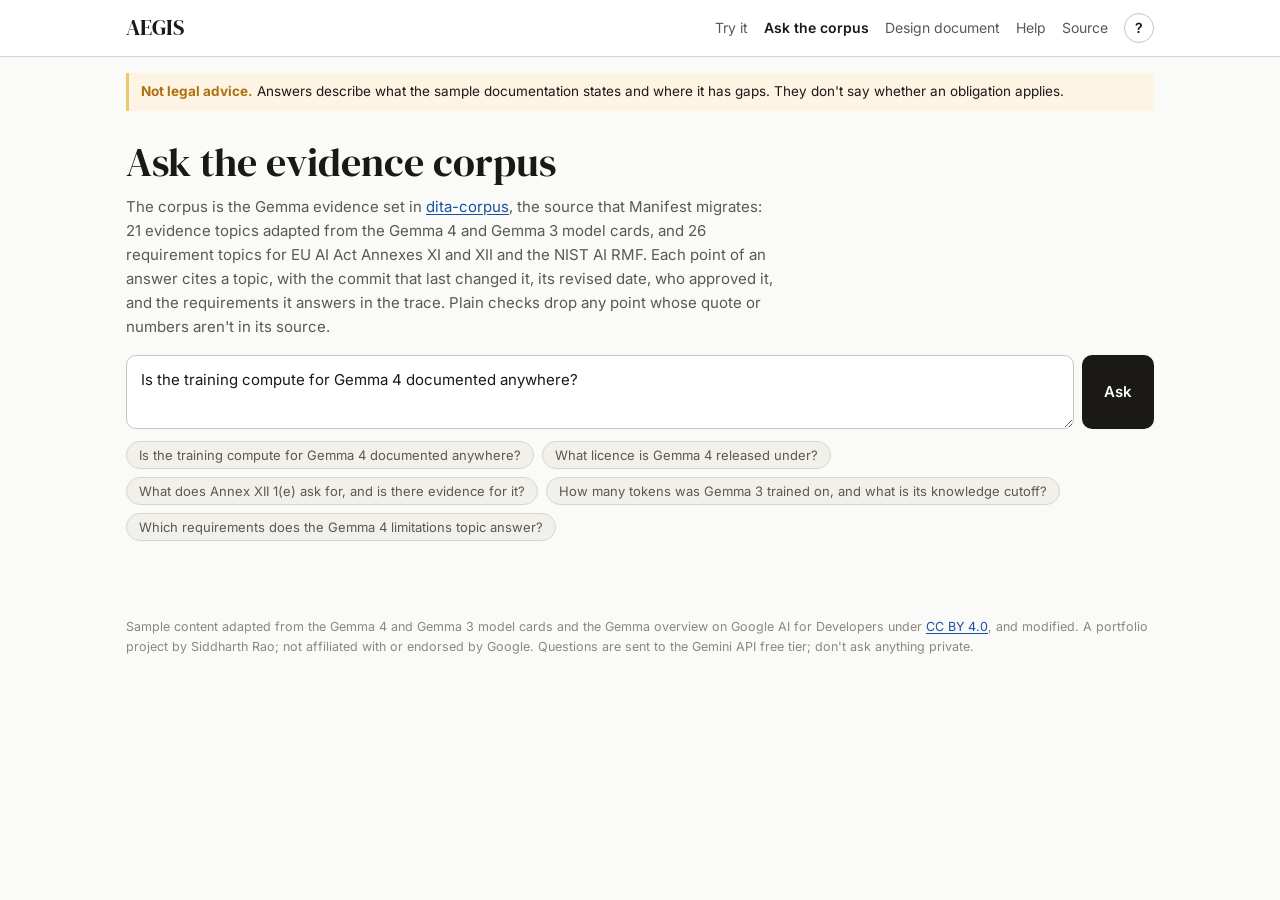
<file: site/ask/index.html>
<!doctype html>
<html lang="en" data-help-default="ask">
<head>
<meta charset="utf-8">
<meta name="viewport" content="width=device-width, initial-scale=1">
<title>AEGIS Ask the Corpus</title>
<meta name="description" content="Ask a question of the Gemma evidence corpus. Each point cites a DITA topic with its commit, revised date, approver and the requirements it answers.">
<link rel="preconnect" href="https://fonts.googleapis.com">
<link rel="preconnect" href="https://fonts.gstatic.com" crossorigin>
<link href="https://fonts.googleapis.com/css2?family=DM+Serif+Display&family=IBM+Plex+Mono:wght@400;500&family=Inter:wght@400;500;600&display=swap" rel="stylesheet">
<link rel="stylesheet" href="../assets/aegis.css">
</head>
<body>
<header class="top">
  <div class="wrap top-in">
    <a class="brand" href="../">AEGIS</a>
    <nav aria-label="Site">
      <a href="../try/">Try it</a>
      <a href="./" aria-current="page">Ask the corpus</a>
      <a href="../">Design document</a>
      <a href="../help/">Help</a>
      <a href="https://github.com/siddharthraop/AEGIS">Source</a>
      <button class="help-btn" id="help-btn" type="button" aria-label="Help for this page" aria-expanded="false" aria-controls="help">?</button>
    </nav>
  </div>
</header>

<main class="wrap">
  <p class="legal"><b>Not legal advice.</b> Answers describe what the sample documentation states and where it has gaps.
    They don't say whether an obligation applies.</p>
  <section class="intro">
    <h1>Ask the evidence corpus</h1>
    <p>The corpus is the Gemma evidence set in <a href="https://github.com/siddharthraop/dita-corpus/tree/main/gemma">dita-corpus</a>,
      the source that Manifest migrates: 21 evidence topics adapted from the Gemma 4 and Gemma 3 model cards, and 26
      requirement topics for EU AI Act Annexes XI and XII and the NIST AI RMF. Each point of an answer cites a topic, with
      the commit that last changed it, its revised date, who approved it, and the requirements it answers in the trace.
      Plain checks drop any point whose quote or numbers aren't in its source.</p>
  </section>

  <form id="ask" class="askf" autocomplete="off">
    <label for="q" class="sr">Your question</label>
    <textarea id="q" rows="2" maxlength="500" placeholder="Ask about the Gemma model documentation or the requirements"></textarea>
    <button id="go" type="submit">Ask</button>
  </form>
  <div class="samples" id="samples" aria-label="Sample questions"></div>
  <div id="status" class="status" role="status" aria-live="polite"></div>

  <section id="result" hidden>
    <p id="summary" class="summary"></p>
    <ol id="points" class="points"></ol>
    <div id="notcovered" class="note" hidden></div>
    <div id="dropped" class="dropped" hidden></div>
    <h2 class="sec">Sources <button class="qmark" data-help="ask-sources" aria-label="Help: sources">?</button></h2>
    <div id="sources" class="sources"></div>
    <p id="meta" class="meta" style="margin-top:12px"></p>
  </section>
</main>

<footer class="wrap foot">
  <p>Sample content adapted from the Gemma 4 and Gemma 3 model cards and the Gemma overview on Google AI for Developers
    under <a href="https://creativecommons.org/licenses/by/4.0/">CC BY 4.0</a>, and modified. A portfolio project by
    Siddharth Rao; not affiliated with or endorsed by Google. Questions are sent to the Gemini API free tier; don't ask
    anything private.</p>
</footer>

<aside class="helpp" id="help" aria-hidden="true" aria-labelledby="help-title">
  <button class="btn close" id="help-close" type="button">Close</button>
  <h2 id="help-title">Help</h2>
  <p id="help-short"></p>
  <ol id="help-steps"></ol>
  <div id="help-related"></div>
  <p><a id="help-open" href="../help/" target="_blank" rel="noopener">Open the full help topic</a></p>
</aside>
<script src="../assets/config.js"></script>
<script src="../assets/help.js"></script>
<script src="ask.js"></script>
</body>
</html>
</file>
<file: site/assets/aegis.css>
:root {
  --bg:#fafaf8; --bg2:#f2f0eb; --bg3:#e8e5de; --card:#ffffff;
  --text:#1a1917; --text2:#5a5852; --text3:#8a8880; --border:#d8d5ce; --border2:#c8c5be;
  --amber:#b07010; --amber-bg:#fdf4e3; --amber-border:#e8c870;
  --teal:#0a6b52; --teal-bg:#e8f5f0; --teal-border:#80c8b0;
  --purple:#4a40b0; --purple-bg:#f0effe; --purple-border:#b0a8e8;
  --coral:#b03820; --coral-bg:#fdf0ec; --coral-border:#e8a090;
  --blue:#1850a0; --blue-bg:#eaf2fe; --blue-border:#90b8e8;
  --serif:'DM Serif Display',Georgia,serif;
  --mono:'IBM Plex Mono',ui-monospace,Menlo,monospace;
  --sans:'Inter',system-ui,-apple-system,'Segoe UI',sans-serif;
  --r:6px; --r-lg:10px;
  color-scheme: light;
}
@media (prefers-color-scheme: dark) {
  :root:not([data-theme="light"]) {
    --bg:#161512; --bg2:#1f1d19; --bg3:#2a2823; --card:#1c1b17;
    --text:#ecebe6; --text2:#b4b1a8; --text3:#86837a; --border:#36332d; --border2:#45423b;
    --amber:#e2a43c; --amber-bg:#2c2312; --amber-border:#6b5320;
    --teal:#4fc7a2; --teal-bg:#10291f; --teal-border:#21604b;
    --purple:#a59cf5; --purple-bg:#1f1c3a; --purple-border:#4a4390;
    --coral:#f08a70; --coral-bg:#33190f; --coral-border:#7a3a28;
    --blue:#7fb0f5; --blue-bg:#122036; --blue-border:#2f5590;
    color-scheme: dark;
  }
}
:root[data-theme="dark"] {
  --bg:#161512; --bg2:#1f1d19; --bg3:#2a2823; --card:#1c1b17;
  --text:#ecebe6; --text2:#b4b1a8; --text3:#86837a; --border:#36332d; --border2:#45423b;
  --amber:#e2a43c; --amber-bg:#2c2312; --amber-border:#6b5320;
  --teal:#4fc7a2; --teal-bg:#10291f; --teal-border:#21604b;
  --purple:#a59cf5; --purple-bg:#1f1c3a; --purple-border:#4a4390;
  --coral:#f08a70; --coral-bg:#33190f; --coral-border:#7a3a28;
  --blue:#7fb0f5; --blue-bg:#122036; --blue-border:#2f5590;
  color-scheme: dark;
}
* { box-sizing: border-box; }
html { -webkit-text-size-adjust: 100%; }
* { box-sizing:border-box; }
html { -webkit-text-size-adjust:100%; }
body { margin:0; background:var(--bg); color:var(--text); font:15px/1.6 var(--sans); }
a { color:var(--blue); text-underline-offset:2px; }
code, .mono { font-family:var(--mono); font-size:.86em; background:var(--bg2); padding:1px 4px; border-radius:4px; overflow-wrap:anywhere; }
button { font:inherit; }
:focus-visible { outline:2px solid var(--blue); outline-offset:2px; }
.wrap { max-width:1060px; margin:0 auto; padding:0 16px; }
.sr { position:absolute; width:1px; height:1px; overflow:hidden; clip:rect(0 0 0 0); }

.top { border-bottom:1px solid var(--border); background:var(--card); position:sticky; top:0; z-index:20; }
.top-in { display:flex; align-items:center; justify-content:space-between; gap:12px; min-height:56px; flex-wrap:wrap; }
.brand { font-family:var(--serif); font-size:22px; color:var(--text); text-decoration:none; }
.top nav { display:flex; gap:4px 16px; font-size:14px; flex-wrap:wrap; align-items:center; }
.top nav a { color:var(--text2); text-decoration:none; }
.top nav a[aria-current="page"] { color:var(--text); font-weight:600; }
.top nav a:hover { color:var(--text); }
.help-btn { width:30px; height:30px; border-radius:50%; border:1px solid var(--border2); background:var(--card); color:var(--text);
  cursor:pointer; font-weight:600; }

.legal { margin:16px 0 0; padding:8px 12px; border-left:3px solid var(--amber-border); background:var(--amber-bg);
  color:var(--text); font-size:13.5px; border-radius:0 var(--r) var(--r) 0; }
.legal b { color:var(--amber); }
.intro h1 { font-family:var(--serif); font-weight:400; font-size:clamp(28px,5vw,40px); line-height:1.15; margin:28px 0 10px; }
.intro p { color:var(--text2); max-width:72ch; margin:0 0 16px; }

h2.sec { font-family:var(--serif); font-weight:400; font-size:24px; margin:34px 0 4px; display:flex; align-items:baseline; gap:10px; }
h2.sec .n { font:500 12px var(--mono); color:var(--text3); }
.hint { color:var(--text3); font-size:13.5px; margin:0 0 12px; max-width:80ch; }

/* reader picker */
.readers { display:grid; grid-template-columns:repeat(3,minmax(0,1fr)); gap:10px; margin:8px 0 0; }
.reader { text-align:left; background:var(--card); border:1px solid var(--border); border-radius:var(--r-lg); padding:12px 14px;
  cursor:pointer; color:var(--text); display:flex; flex-direction:column; gap:2px; }
.reader:hover { border-color:var(--border2); }
.reader[aria-pressed="true"] { border-color:var(--text); box-shadow:inset 0 0 0 1px var(--text); }
.reader .who { font-weight:600; }
.reader .what { font:500 11.5px var(--mono); color:var(--text3); text-transform:uppercase; letter-spacing:.04em; }
.reader .set { font-size:13px; color:var(--text2); }

/* status */
.statusbar { display:flex; flex-wrap:wrap; align-items:center; gap:8px 16px; margin:18px 0 10px; }
.badge { font:600 12px var(--sans); padding:3px 10px; border-radius:999px; border:1px solid; white-space:nowrap; }
.badge.ready, .badge.pass { color:var(--teal); background:var(--teal-bg); border-color:var(--teal-border); }
.badge.ready-with-recorded-gaps, .badge.warn, .badge.needs-decisions { color:var(--amber); background:var(--amber-bg); border-color:var(--amber-border); }
.badge.blocked, .badge.fail { color:var(--coral); background:var(--coral-bg); border-color:var(--coral-border); }
.badge.model { color:var(--purple); background:var(--purple-bg); border-color:var(--purple-border); }
.badge.sandbox { color:var(--blue); background:var(--blue-bg); border-color:var(--blue-border); }
.badge.gray { color:var(--text2); background:var(--bg2); border-color:var(--border); }
.meta { color:var(--text3); font:12px var(--mono); overflow-wrap:anywhere; }
.checks { display:grid; grid-template-columns:repeat(4,minmax(0,1fr)); border:1px solid var(--border); border-radius:var(--r-lg);
  overflow:hidden; background:var(--card); }
.check { padding:12px 14px; border-right:1px solid var(--border); min-width:0; }
.check:last-child { border-right:0; }
.check .nm { font:500 11.5px var(--mono); color:var(--text3); display:flex; justify-content:space-between; gap:6px; }
.check .v { font-family:var(--serif); font-size:28px; line-height:1.2; }
.check.ok .v { color:var(--teal); } .check.bad .v { color:var(--amber); } .check.block .v { color:var(--coral); }
.check .d { font-size:12.5px; color:var(--text2); }

/* requirement table */
.table-wrap { overflow-x:auto; border:1px solid var(--border); border-radius:var(--r-lg); background:var(--card); }
table.req { width:100%; border-collapse:collapse; font-size:13.5px; min-width:720px; }
table.req th { text-align:left; font:500 10.5px var(--mono); text-transform:uppercase; letter-spacing:.06em; color:var(--text3);
  background:var(--bg2); padding:8px 12px; border-bottom:1px solid var(--border); }
table.req td { padding:10px 12px; border-bottom:1px solid var(--border); vertical-align:top; }
table.req tr:last-child td { border-bottom:0; }
table.req tr.gap td { background:color-mix(in srgb, var(--amber-bg) 55%, transparent); }
.rid { font:500 12px var(--mono); white-space:nowrap; }
.rtitle { color:var(--text2); }
.ev { display:flex; flex-direction:column; gap:6px; }
.evi { display:flex; flex-wrap:wrap; gap:4px 10px; align-items:center; }
.evi .t { font-weight:500; }
.small { font-size:12px; color:var(--text2); }
.ok-t { color:var(--teal); } .bad-t { color:var(--coral); } .warn-t { color:var(--amber); }
.actions { display:flex; flex-wrap:wrap; gap:6px; margin-top:6px; }
.btn { font:600 13px var(--sans); border-radius:var(--r); padding:6px 12px; cursor:pointer; border:1px solid var(--border2);
  background:var(--card); color:var(--text); }
.btn:hover { border-color:var(--text2); }
.btn.primary { background:var(--text); color:var(--bg); border-color:var(--text); }
.btn.model { color:var(--purple); border-color:var(--purple-border); background:var(--purple-bg); }
.btn.good { color:var(--teal); border-color:var(--teal-border); background:var(--teal-bg); }
.btn.bad { color:var(--coral); border-color:var(--coral-border); background:var(--coral-bg); }
.btn:disabled { opacity:.5; cursor:not-allowed; }
.proposal { margin-top:8px; padding:10px 12px; border:1px dashed var(--purple-border); border-radius:var(--r); background:var(--purple-bg); }
.proposal .k { font:500 10.5px var(--mono); text-transform:uppercase; letter-spacing:.06em; color:var(--purple); }
.gapnote { margin-top:8px; padding:8px 12px; border-left:3px solid var(--coral-border); background:var(--coral-bg); font-size:13px; border-radius:0 var(--r) var(--r) 0; }
.decided { margin-top:6px; font-size:12.5px; color:var(--amber); }
.decide { display:none; margin-top:8px; gap:6px; flex-wrap:wrap; align-items:center; }
.decide.open { display:flex; }
.decide select, .decide input, .tool select, .tool input { font:inherit; font-size:13px; padding:6px 8px; border:1px solid var(--border2);
  border-radius:var(--r); background:var(--card); color:var(--text); min-width:0; }
.decide input { flex:1 1 220px; }

/* findings */
.findings { display:grid; gap:8px; }
.finding { background:var(--card); border:1px solid var(--border); border-left:3px solid var(--amber-border); border-radius:var(--r);
  padding:8px 12px; font-size:13.5px; }
.finding.block { border-left-color:var(--coral); background:var(--coral-bg); }
.finding.done { border-left-color:var(--teal-border); }
.finding .h { display:flex; flex-wrap:wrap; gap:4px 10px; align-items:center; }
.group { margin:0 0 14px; }
.group h3 { font:600 14px var(--sans); margin:0 0 6px; display:flex; gap:8px; align-items:center; flex-wrap:wrap; }

/* tools */
.tools { display:grid; grid-template-columns:repeat(2,minmax(0,1fr)); gap:12px; }
.tool { background:var(--card); border:1px solid var(--border); border-radius:var(--r-lg); padding:14px 16px; display:flex;
  flex-direction:column; gap:8px; min-width:0; }
.tool h3 { margin:0; font:600 15px var(--sans); }
.tool p { margin:0; color:var(--text2); font-size:13.5px; }
.tool .row { display:flex; gap:6px; flex-wrap:wrap; }
.tool .row > * { flex:1 1 160px; }
.build { background:var(--card); border:1px solid var(--border); border-radius:var(--r-lg); padding:16px; display:flex; gap:12px;
  align-items:center; flex-wrap:wrap; justify-content:space-between; }
.flow { counter-reset:f; list-style:none; padding:0; margin:0; display:grid; grid-template-columns:repeat(5,minmax(0,1fr)); gap:8px; }
.flow li { background:var(--card); border:1px solid var(--border); border-radius:var(--r); padding:10px 12px 10px 38px; position:relative; font-size:13px; color:var(--text2); }
.flow li b { display:block; color:var(--text); font-size:13.5px; }
.flow li::before { counter-increment:f; content:counter(f); position:absolute; left:10px; top:10px; width:20px; height:20px; border-radius:50%;
  background:var(--bg3); display:grid; place-items:center; font:600 11px var(--sans); color:var(--text); }

.toast { position:fixed; left:50%; bottom:20px; transform:translateX(-50%); background:var(--text); color:var(--bg); padding:8px 14px;
  border-radius:var(--r); font-size:14px; z-index:40; max-width:calc(100vw - 32px); }
.toast.err { background:var(--coral); color:#fff; }
.status { min-height:22px; margin:10px 0 0; color:var(--text2); font-size:14px; }
.status.err { color:var(--coral); }
.spinner { display:inline-block; width:12px; height:12px; border:2px solid var(--border2); border-top-color:var(--text);
  border-radius:50%; animation:spin .8s linear infinite; vertical-align:-1px; margin-right:6px; }
@keyframes spin { to { transform:rotate(360deg); } }
.foot { color:var(--text3); font-size:12.5px; padding-top:32px; padding-bottom:40px; }

/* help panel */
.helpp { position:fixed; top:0; right:0; height:100%; width:min(380px,100vw); background:var(--card); border-left:1px solid var(--border);
  transform:translateX(100%); transition:transform .2s; z-index:30; padding:18px 18px 24px; overflow-y:auto; }
.helpp.open { transform:none; box-shadow:-8px 0 30px rgba(0,0,0,.12); }
.helpp h2 { font-family:var(--serif); font-weight:400; font-size:22px; margin:6px 0 6px; }
.helpp .close { float:right; }
.helpp p { color:var(--text2); font-size:14px; }
.helpp ol { padding-left:20px; font-size:14px; }
.helpp h3 { font:600 13px var(--sans); margin:14px 0 4px; }
.helpp a.rel { display:block; font-size:14px; margin:2px 0; }
[data-help] { cursor:help; }
.qmark { font:600 11px var(--sans); color:var(--text3); border:1px solid var(--border2); border-radius:50%; width:18px; height:18px;
  display:inline-grid; place-items:center; background:var(--card); cursor:pointer; padding:0; vertical-align:2px; }

/* ask page */
.askf { display:flex; gap:8px; align-items:stretch; margin-top:8px; }
.askf textarea { flex:1; min-width:0; resize:vertical; font:inherit; color:var(--text); background:var(--card);
  border:1px solid var(--border2); border-radius:var(--r-lg); padding:12px 14px; }
.askf button { font:600 15px var(--sans); border-radius:var(--r-lg); padding:0 22px; cursor:pointer; background:var(--text); color:var(--bg); border:0; }
.askf button:disabled { opacity:.5; cursor:wait; }
.samples { display:flex; flex-wrap:wrap; gap:8px; margin:12px 0 0; }
.samples button { font:13px var(--sans); color:var(--text2); background:var(--bg2); border:1px solid var(--border);
  border-radius:999px; padding:5px 12px; cursor:pointer; text-align:left; }
.samples button:hover { color:var(--text); border-color:var(--border2); }
.summary { font-size:17px; margin:18px 0 12px; }
.points { list-style:none; margin:0; padding:0; display:grid; gap:10px; }
.point { background:var(--card); border:1px solid var(--border); border-radius:var(--r-lg); padding:12px 16px 12px 48px; position:relative; }
.point .num { position:absolute; left:14px; top:12px; width:24px; height:24px; border-radius:50%; display:grid; place-items:center;
  font:600 12px var(--sans); background:var(--bg3); }
.point p { margin:0 0 6px; }
.point blockquote { margin:0; padding:5px 10px; border-left:3px solid var(--border2); color:var(--text2); font-size:13.5px; background:var(--bg); }
.sources { display:grid; grid-template-columns:repeat(2,minmax(0,1fr)); gap:10px; margin-top:16px; }
.src { background:var(--card); border:1px solid var(--border); border-radius:var(--r-lg); padding:12px 14px; font-size:13.5px; min-width:0; }
.src h3 { margin:0 0 4px; font:600 14px var(--sans); display:flex; gap:8px; align-items:baseline; }
.src h3 .num { font:600 11px var(--sans); background:var(--bg3); border-radius:50%; width:20px; height:20px; display:inline-grid; place-items:center; flex:none; }
.src dl { display:grid; grid-template-columns:auto 1fr; gap:2px 10px; margin:6px 0 0; }
.src dt { color:var(--text3); font-size:12px; }
.src dd { margin:0; font-size:12.5px; overflow-wrap:anywhere; }
.note { margin:12px 0 0; padding:10px 14px; border-radius:var(--r); background:var(--bg2); color:var(--text2); font-size:14px; }
.dropped { margin:12px 0 0; padding:10px 14px; border-radius:var(--r); background:var(--coral-bg); border:1px solid var(--coral-border); font-size:13.5px; }

@media (max-width:860px) {
  .readers, .tools, .sources { grid-template-columns:minmax(0,1fr); }
  .checks { grid-template-columns:repeat(2,minmax(0,1fr)); }
  .check:nth-child(2) { border-right:0; }
  .check:nth-child(-n+2) { border-bottom:1px solid var(--border); }
  .flow { grid-template-columns:minmax(0,1fr); }
  .askf { flex-direction:column; } .askf button { padding:12px; }
}
@media (prefers-reduced-motion: reduce) { .spinner { animation:none; } .helpp { transition:none; } }

/* ---- MVP page: pick a system, two packs, metrics ---- */
.sysbar { display:flex; flex-wrap:wrap; gap:10px; align-items:flex-end; margin:8px 0 0; }
.sysbar label { display:grid; gap:4px; font:500 11.5px var(--mono); color:var(--text3); text-transform:uppercase; letter-spacing:.04em; }
.sysbar select { font:inherit; font-size:15px; padding:8px 10px; border:1px solid var(--border2); border-radius:var(--r);
  background:var(--card); color:var(--text); min-width:240px; }
.btn.big { font-size:14px; padding:9px 18px; }
.callout { margin:14px 0 0; padding:10px 14px; border-left:3px solid var(--blue); background:var(--blue-bg); border-radius:0 var(--r) var(--r) 0;
  font-size:13.5px; color:var(--text2); }
.callout b { color:var(--blue); }
.packs { display:grid; grid-template-columns:repeat(2,minmax(0,1fr)); gap:12px; margin-top:8px; }
.pack { background:var(--card); border:1px solid var(--border); border-radius:var(--r-lg); padding:16px; display:flex; flex-direction:column; gap:12px; min-width:0; }
.pack .what { font:500 11.5px var(--mono); color:var(--text3); text-transform:uppercase; letter-spacing:.04em; }
.pack h3 { margin:2px 0 2px; font:600 17px var(--sans); }
.mini { display:grid; grid-template-columns:repeat(4,minmax(0,1fr)); border:1px solid var(--border); border-radius:var(--r); overflow:hidden; }
.mc { padding:8px 10px; border-right:1px solid var(--border); min-width:0; }
.mc:last-child { border-right:0; }
.mc .nm { font:500 11px var(--mono); color:var(--text3); }
.mc .v { font-family:var(--serif); font-size:22px; line-height:1.2; }
.mc.ok .v { color:var(--teal); } .mc.bad .v { color:var(--amber); } .mc.block .v { color:var(--coral); }
.mc .d { font-size:12px; color:var(--text2); }
.flist { margin:8px 0 0; padding-left:18px; font-size:13px; color:var(--text2); display:grid; gap:6px; }
.packmeta { display:grid; gap:2px; }
.pack details summary { cursor:pointer; font-size:13px; font-weight:600; }
.mtable { width:100%; border-collapse:collapse; background:var(--card); }
.mtable th { text-align:left; font:500 11.5px var(--mono); color:var(--text3); text-transform:uppercase; letter-spacing:.04em; padding:8px 12px; }
.mtable td { border-top:1px solid var(--border); padding:10px 12px; vertical-align:top; }
.mlabel { font-weight:600; }
.mval { font-family:var(--serif); font-size:20px; line-height:1.3; }
@media (max-width:760px) {
  .packs { grid-template-columns:1fr; }
  .mini { grid-template-columns:repeat(2,minmax(0,1fr)); }
  .mc:nth-child(2) { border-right:0; } .mc:nth-child(-n+2) { border-bottom:1px solid var(--border); }
  .sysbar select { min-width:0; width:100%; } .sysbar label { flex:1 1 100%; }
}
@media (max-width:760px) {
  .mtable thead { display:none; }
  .mtable, .mtable tbody, .mtable tr, .mtable td { display:block; width:100%; }
  .mtable tr { border-top:1px solid var(--border); padding:6px 0; }
  .mtable td { border-top:0; padding:4px 12px; }
}
</file>
